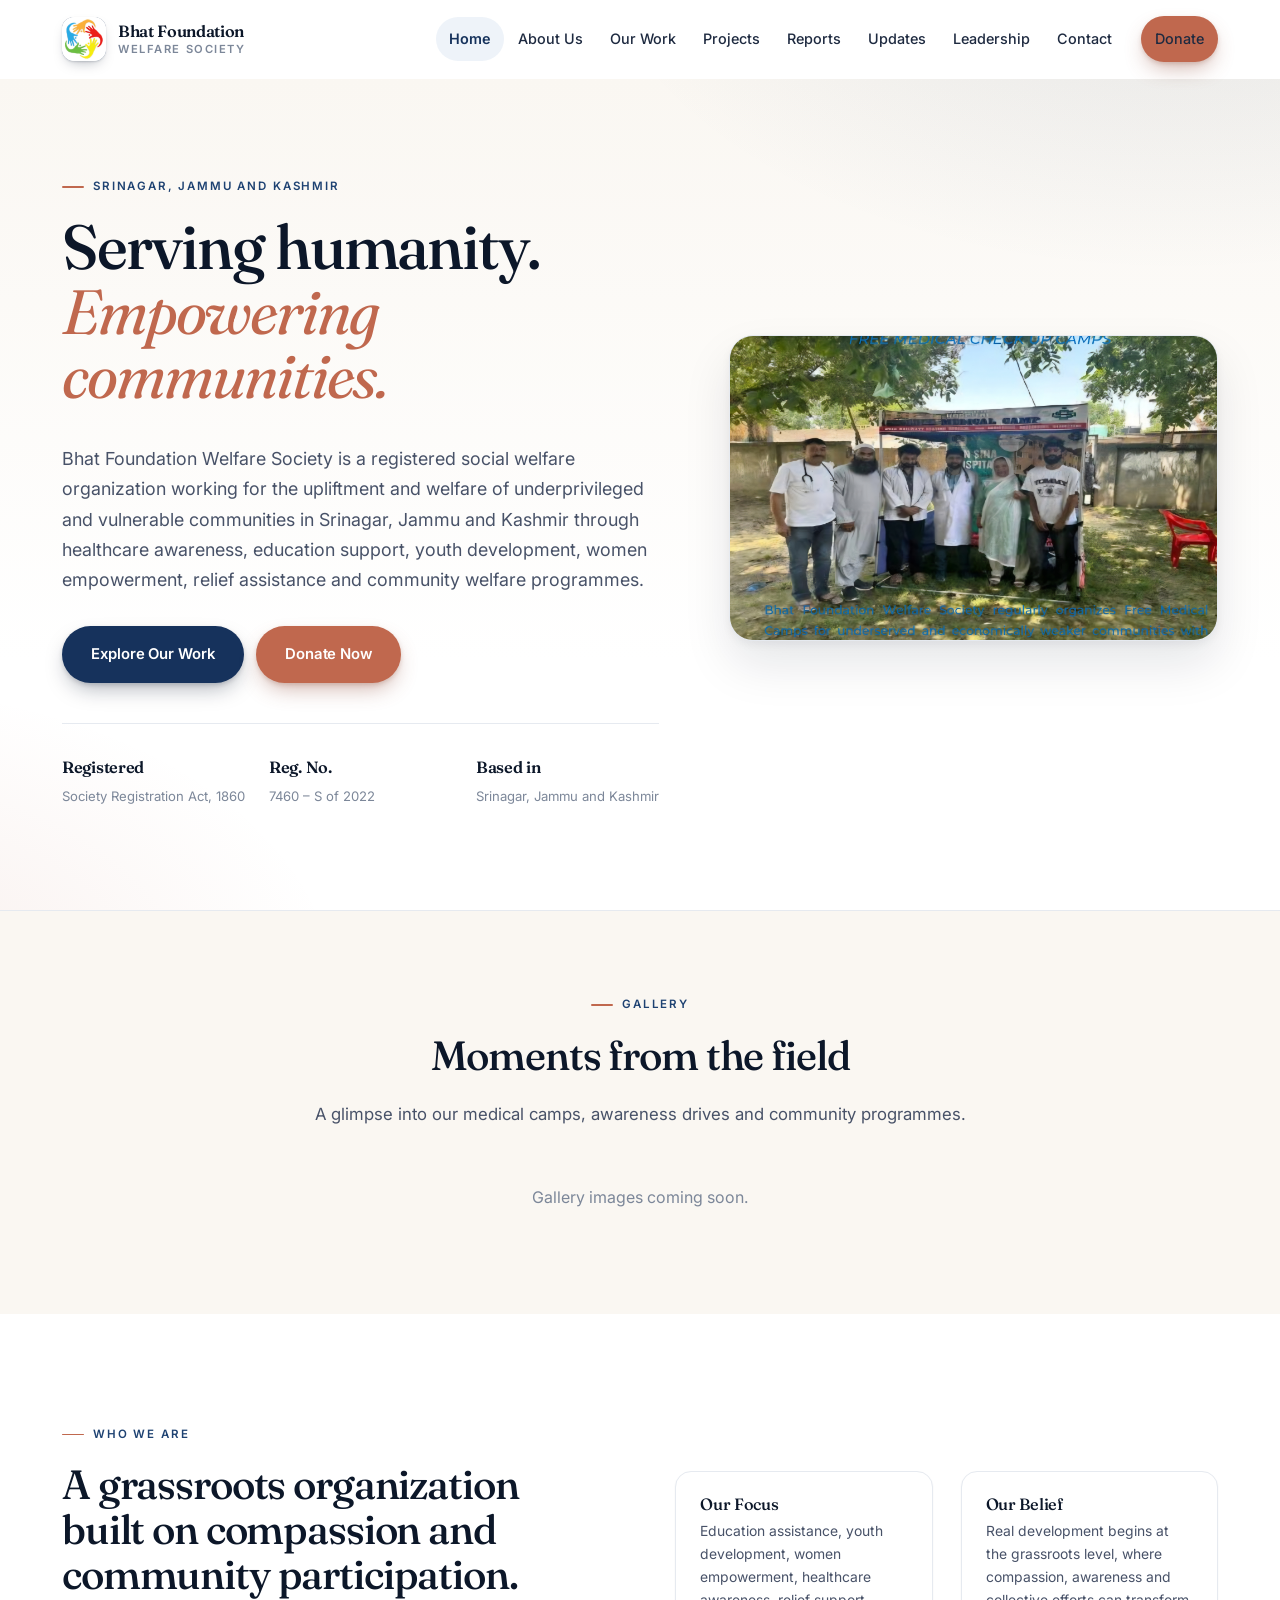
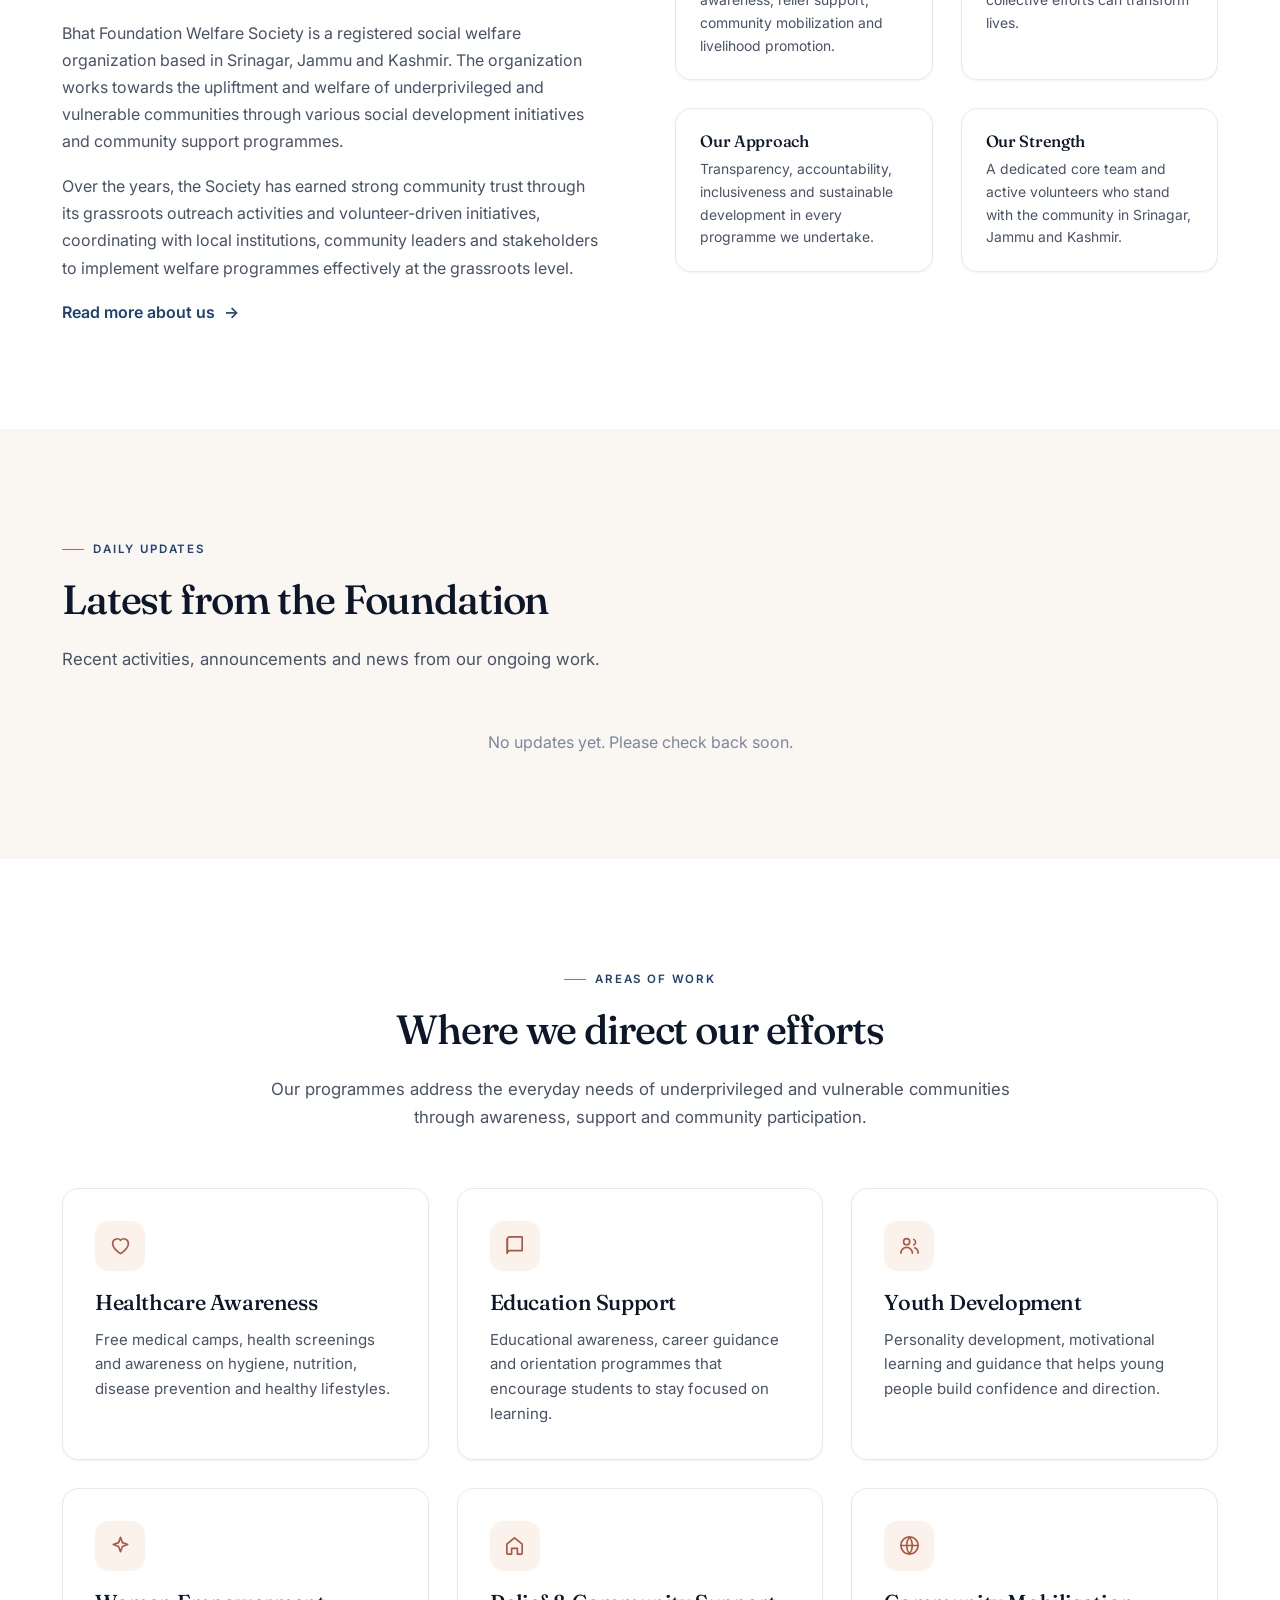
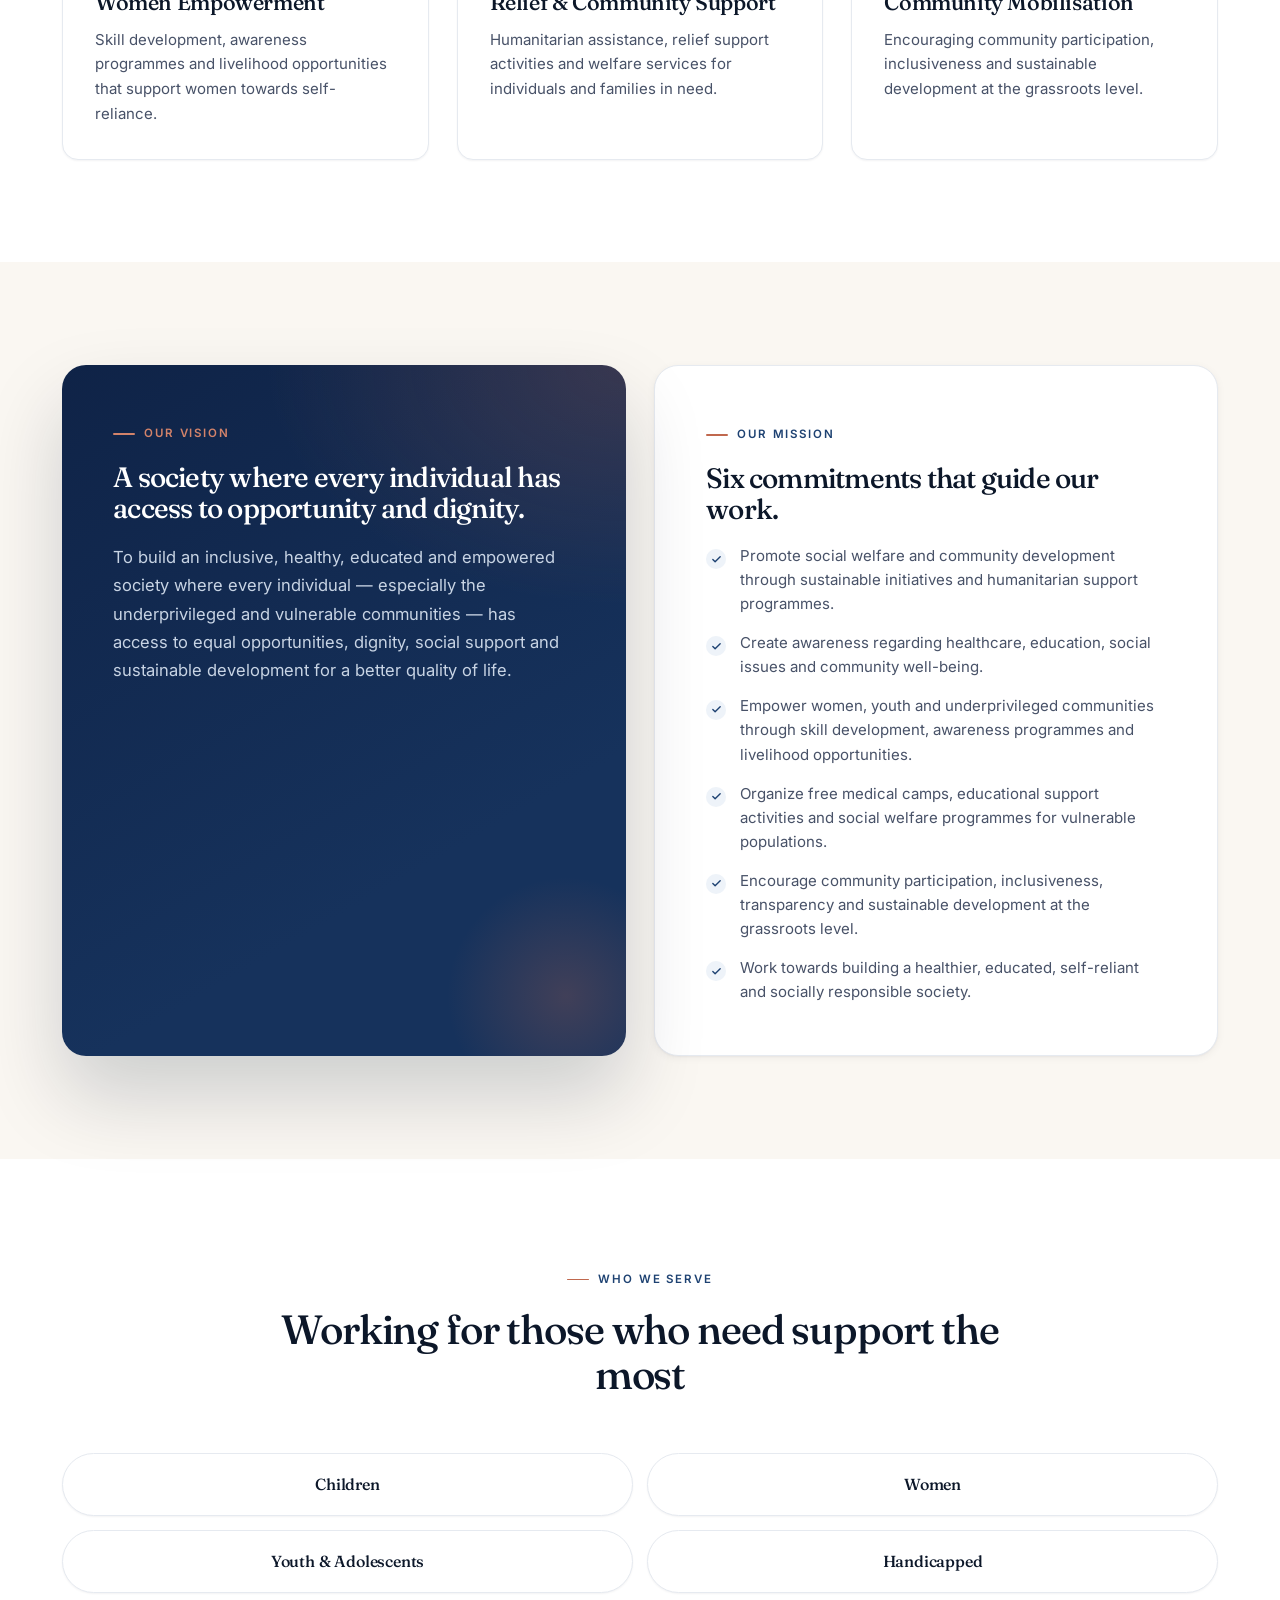
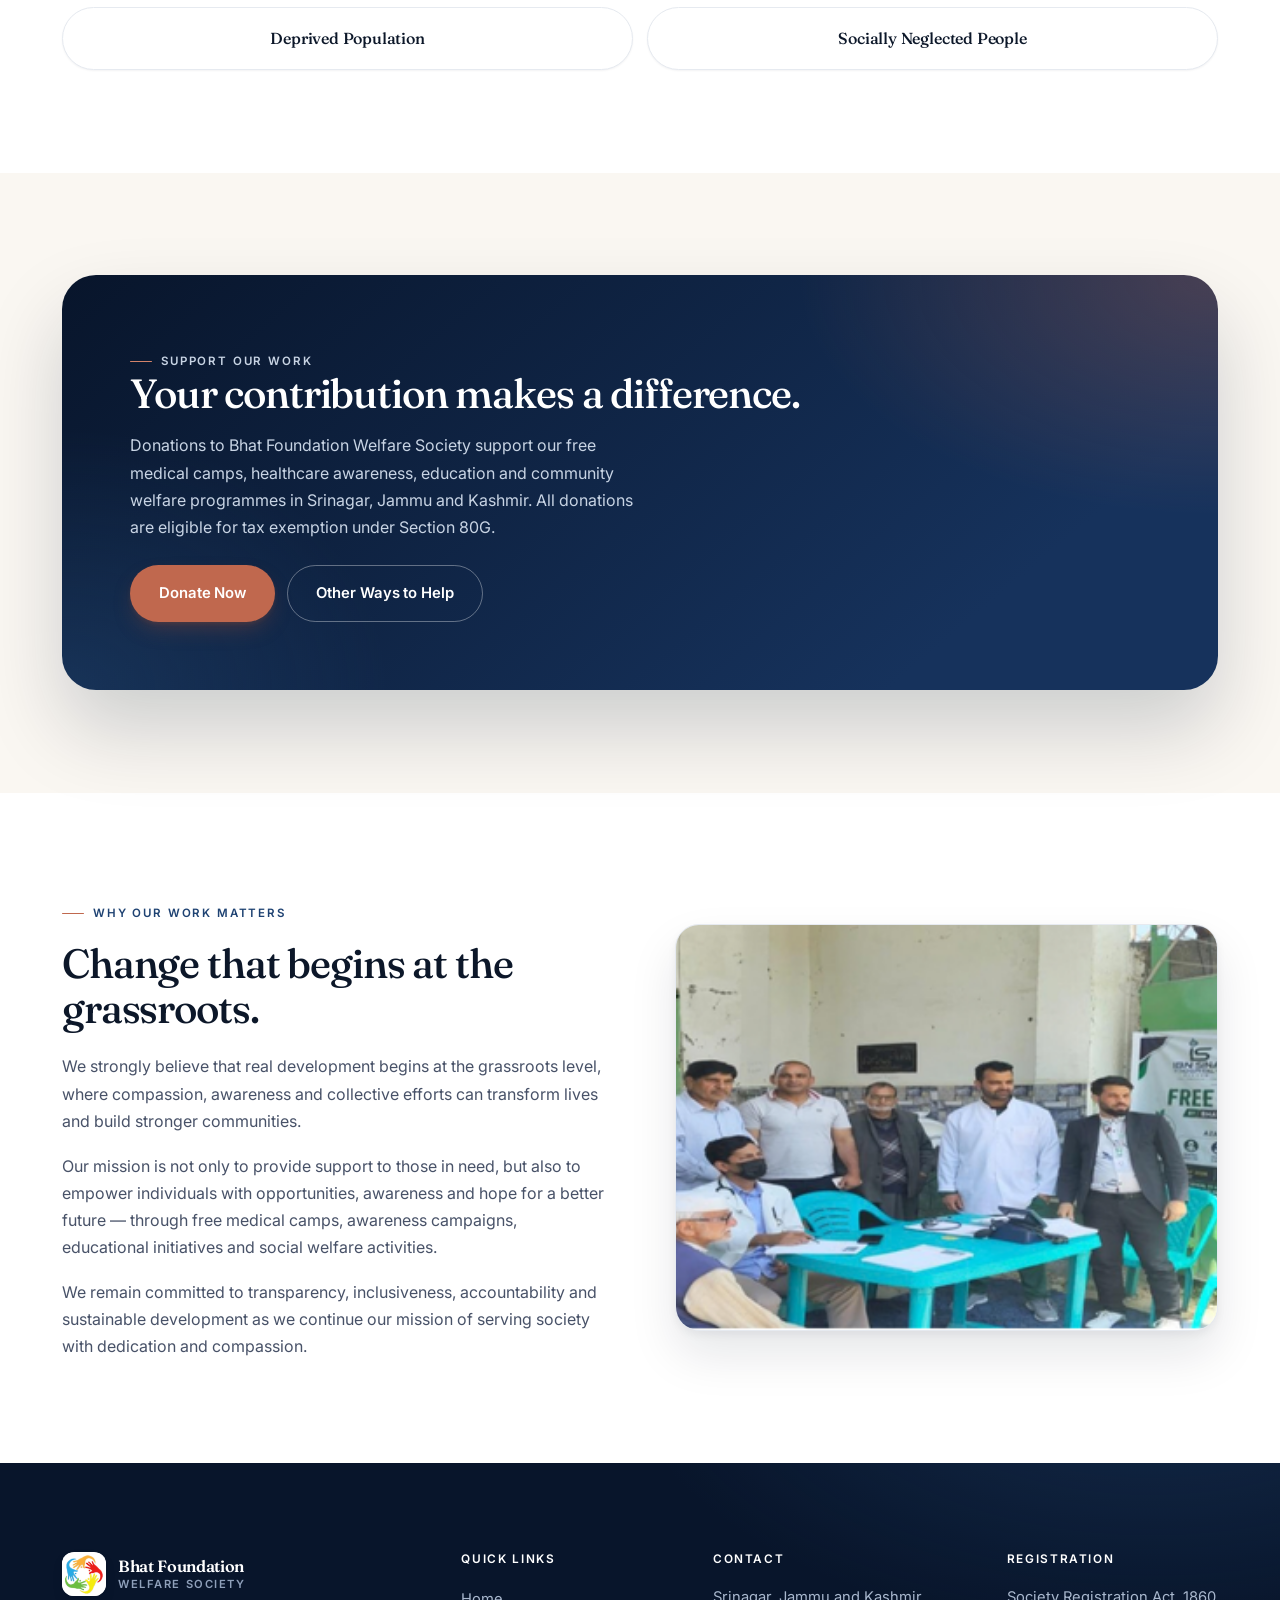
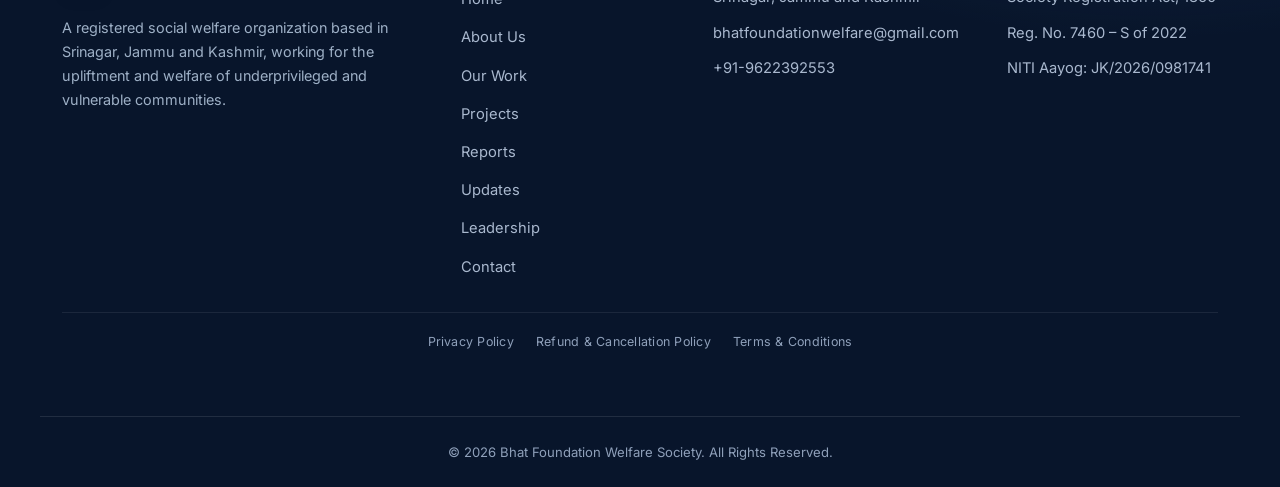
<file: index.html>
<!DOCTYPE html>
<html lang="en">
<head>
<meta charset="utf-8">
<meta name="viewport" content="width=device-width, initial-scale=1">
<title>Bhat Foundation Welfare Society | Serving Humanity in Srinagar, Jammu and Kashmir</title>
<meta name="description" content="Bhat Foundation Welfare Society is a registered social welfare organization in Ompora Budgam, Srinagar, Jammu and Kashmir, working for underprivileged and vulnerable communities.">
<meta name="theme-color" content="#0F2347">
<link rel="preconnect" href="https://fonts.googleapis.com">
<link rel="preconnect" href="https://fonts.gstatic.com" crossorigin>
<link href="https://fonts.googleapis.com/css2?family=Fraunces:opsz,wght@9..144,400;9..144,500;9..144,600;9..144,700&family=Inter:wght@400;500;600;700&display=swap" rel="stylesheet">
<link rel="stylesheet" href="css/styles.css">
<script>document.documentElement.classList.add('js');</script>
</head>
<body>

<a class="skip-link" href="#main">Skip to content</a>

<header class="site-header" id="siteHeader">
  <div class="container header-inner">
    <a class="brand" href="index.html" aria-label="Bhat Foundation Welfare Society — Home">
      <span class="brand-badge">
        <span class="brand-mark" aria-hidden="true">BF</span>
        <img src="images/logo.png" alt="Bhat Foundation Welfare Society logo" onerror="this.remove()">
      </span>
      <span class="brand-text">
        <strong>Bhat Foundation</strong>
        <span>Welfare Society</span>
      </span>
    </a>

    <button class="nav-toggle" id="navToggle" type="button" aria-expanded="false" aria-controls="primaryNav" aria-label="Open menu">
      <span class="nav-toggle-bars" aria-hidden="true"><i></i><i></i><i></i></span>
    </button>

    <nav class="primary-nav" id="primaryNav" aria-label="Primary">
      <ul>
        <li><a href="index.html" aria-current="page">Home</a></li>
        <li><a href="about.html">About Us</a></li>
        <li><a href="our-work.html">Our Work</a></li>
        <li><a href="projects.html">Projects</a></li>
        <li><a href="reports.html">Reports</a></li>
        <li><a href="updates.html">Updates</a></li>
        <li><a href="leadership.html">Leadership</a></li>
        <li><a href="contact.html">Contact</a></li>
      </ul>
      <a class="btn btn-primary nav-cta nav-donate" href="donate.html">Donate</a>
    </nav>
  </div>
</header>

<main id="main">

  <section class="hero">
    <div class="container hero-grid">
      <div class="hero-copy">
        <p class="eyebrow">Srinagar, Jammu and Kashmir</p>
        <h1>Serving humanity.<br><span class="hl">Empowering communities.</span></h1>
        <p class="lead">Bhat Foundation Welfare Society is a registered social welfare organization working for the upliftment and welfare of underprivileged and vulnerable communities in Srinagar, Jammu and Kashmir through healthcare awareness, education support, youth development, women empowerment, relief assistance and community welfare programmes.</p>
        <div class="btn-row">
          <a class="btn btn-primary" href="our-work.html">Explore Our Work</a>
          <a class="btn btn-accent" href="donate.html">Donate Now</a>
        </div>
        <ul class="trust-strip">
          <li><strong>Registered</strong><span>Society Registration Act, 1860</span></li>
          <li><strong>Reg. No.</strong><span>7460 &ndash; S of 2022</span></li>
          <li><strong>Based in</strong><span>Srinagar, Jammu and Kashmir</span></li>
        </ul>
      </div>
      <div class="hero-visual">
        <figure class="media media--wide">
          <div class="media-fallback">
            <svg viewBox="0 0 24 24" aria-hidden="true"><path d="M3 5.5h18v13H3z"/><path d="m3 15 4.5-4.5 4 4L15 11l6 6"/><circle cx="9" cy="9" r="1.6"/></svg>
            <span>Official photograph to be added</span>
          </div>
          <img class="media-img" src="images/hero-home.jpg" alt="Bhat Foundation Welfare Society community outreach" onerror="this.remove()">
        </figure>
      </div>
    </div>
  </section>

  <section class="section section--soft" style="padding-top:clamp(48px,6vw,76px);" id="gallerySection">
    <div class="container">
      <div class="section-head section-head--center">
        <p class="eyebrow">Gallery</p>
        <h2>Moments from the field</h2>
        <p class="section-sub">A glimpse into our medical camps, awareness drives and community programmes.</p>
      </div>
      <div class="carousel" id="galleryCarousel" aria-roledescription="carousel" aria-label="Gallery of Foundation activities">
        <div class="carousel-track" id="carouselTrack"></div>
        <button class="carousel-btn carousel-btn--prev" type="button" aria-label="Previous slide">
          <svg viewBox="0 0 24 24" aria-hidden="true"><path d="M15 6l-6 6 6 6"/></svg>
        </button>
        <button class="carousel-btn carousel-btn--next" type="button" aria-label="Next slide">
          <svg viewBox="0 0 24 24" aria-hidden="true"><path d="M9 6l6 6-6 6"/></svg>
        </button>
        <div class="carousel-dots" id="carouselDots" role="tablist" aria-label="Slide navigation"></div>
      </div>
      <p id="galleryEmpty" style="display:none;text-align:center;color:var(--muted);margin-top:24px;">Gallery images coming soon.</p>
    </div>
  </section>

  <section class="section">
    <div class="container split">
      <div>
        <p class="eyebrow">Who We Are</p>
        <h2>A grassroots organization built on compassion and community participation.</h2>
        <p>Bhat Foundation Welfare Society is a registered social welfare organization based in Srinagar, Jammu and Kashmir. The organization works towards the upliftment and welfare of underprivileged and vulnerable communities through various social development initiatives and community support programmes.</p>
        <p>Over the years, the Society has earned strong community trust through its grassroots outreach activities and volunteer-driven initiatives, coordinating with local institutions, community leaders and stakeholders to implement welfare programmes effectively at the grassroots level.</p>
        <a class="link-arrow" href="about.html">Read more about us <span aria-hidden="true">&rarr;</span></a>
      </div>
      <div class="grid grid-2">
        <div class="card card--compact"><h3>Our Focus</h3><p>Education assistance, youth development, women empowerment, healthcare awareness, relief support, community mobilization and livelihood promotion.</p></div>
        <div class="card card--compact"><h3>Our Belief</h3><p>Real development begins at the grassroots level, where compassion, awareness and collective efforts can transform lives.</p></div>
        <div class="card card--compact"><h3>Our Approach</h3><p>Transparency, accountability, inclusiveness and sustainable development in every programme we undertake.</p></div>
        <div class="card card--compact"><h3>Our Strength</h3><p>A dedicated core team and active volunteers who stand with the community in Srinagar, Jammu and Kashmir.</p></div>
      </div>
    </div>
  </section>

  <section class="section section--soft">
    <div class="container">
      <div class="section-head">
        <p class="eyebrow">Daily Updates</p>
        <h2>Latest from the Foundation</h2>
        <p class="section-sub">Recent activities, announcements and news from our ongoing work.</p>
      </div>
      <div class="updates-list" id="updatesList">
        <noscript><p>Please enable JavaScript to view recent updates.</p></noscript>
      </div>
    </div>
  </section>

  <section class="section">
    <div class="container">
      <div class="section-head section-head--center">
        <p class="eyebrow">Areas of Work</p>
        <h2>Where we direct our efforts</h2>
        <p class="section-sub">Our programmes address the everyday needs of underprivileged and vulnerable communities through awareness, support and community participation.</p>
      </div>
      <div class="grid grid-3">
        <article class="card reveal">
          <span class="card-icon" aria-hidden="true"><svg viewBox="0 0 24 24"><path d="M12 20.5S3.8 15.6 3.8 9.9A4.7 4.7 0 0 1 12 6.6a4.7 4.7 0 0 1 8.2 3.3c0 5.7-8.2 10.6-8.2 10.6Z"/></svg></span>
          <h3>Healthcare Awareness</h3>
          <p>Free medical camps, health screenings and awareness on hygiene, nutrition, disease prevention and healthy lifestyles.</p>
        </article>
        <article class="card reveal">
          <span class="card-icon" aria-hidden="true"><svg viewBox="0 0 24 24"><path d="M4.5 5.6A2.6 2.6 0 0 1 7.1 3H20v14.4H7.1a2.6 2.6 0 0 0-2.6 2.6Z"/><path d="M4.5 5.6V20"/></svg></span>
          <h3>Education Support</h3>
          <p>Educational awareness, career guidance and orientation programmes that encourage students to stay focused on learning.</p>
        </article>
        <article class="card reveal">
          <span class="card-icon" aria-hidden="true"><svg viewBox="0 0 24 24"><circle cx="9" cy="8" r="3.2"/><path d="M3 20a6 6 0 0 1 12 0"/><path d="M16.5 5.6a3.2 3.2 0 0 1 0 5.8"/><path d="M17.4 14.4A6 6 0 0 1 21 20"/></svg></span>
          <h3>Youth Development</h3>
          <p>Personality development, motivational learning and guidance that helps young people build confidence and direction.</p>
        </article>
        <article class="card reveal">
          <span class="card-icon" aria-hidden="true"><svg viewBox="0 0 24 24"><path d="M12 3.5 14 9l5.5 2-5.5 2-2 5.5-2-5.5L4.5 11 10 9Z"/></svg></span>
          <h3>Women Empowerment</h3>
          <p>Skill development, awareness programmes and livelihood opportunities that support women towards self-reliance.</p>
        </article>
        <article class="card reveal">
          <span class="card-icon" aria-hidden="true"><svg viewBox="0 0 24 24"><path d="M4 10.5 12 4l8 6.5V20a1 1 0 0 1-1 1h-4v-6H9v6H5a1 1 0 0 1-1-1Z"/></svg></span>
          <h3>Relief &amp; Community Support</h3>
          <p>Humanitarian assistance, relief support activities and welfare services for individuals and families in need.</p>
        </article>
        <article class="card reveal">
          <span class="card-icon" aria-hidden="true"><svg viewBox="0 0 24 24"><circle cx="12" cy="12" r="9"/><path d="M3 12h18"/><path d="M12 3a15 15 0 0 1 0 18 15 15 0 0 1 0-18Z"/></svg></span>
          <h3>Community Mobilisation</h3>
          <p>Encouraging community participation, inclusiveness and sustainable development at the grassroots level.</p>
        </article>
      </div>
    </div>
  </section>

  <section class="section section--soft">
    <div class="container">
      <div class="grid grid-2">
        <article class="panel panel--vision reveal">
          <p class="eyebrow eyebrow--light">Our Vision</p>
          <h2 class="panel-title">A society where every individual has access to opportunity and dignity.</h2>
          <p class="panel-text">To build an inclusive, healthy, educated and empowered society where every individual &mdash; especially the underprivileged and vulnerable communities &mdash; has access to equal opportunities, dignity, social support and sustainable development for a better quality of life.</p>
        </article>
        <article class="panel panel--mission reveal">
          <p class="eyebrow">Our Mission</p>
          <h2 class="panel-title">Six commitments that guide our work.</h2>
          <ul class="check-list">
            <li>Promote social welfare and community development through sustainable initiatives and humanitarian support programmes.</li>
            <li>Create awareness regarding healthcare, education, social issues and community well-being.</li>
            <li>Empower women, youth and underprivileged communities through skill development, awareness programmes and livelihood opportunities.</li>
            <li>Organize free medical camps, educational support activities and social welfare programmes for vulnerable populations.</li>
            <li>Encourage community participation, inclusiveness, transparency and sustainable development at the grassroots level.</li>
            <li>Work towards building a healthier, educated, self-reliant and socially responsible society.</li>
          </ul>
        </article>
      </div>
    </div>
  </section>

  <section class="section">
    <div class="container">
      <div class="section-head section-head--center">
        <p class="eyebrow">Who We Serve</p>
        <h2>Working for those who need support the most</h2>
      </div>
      <ul class="pill-grid">
        <li class="pill">Children</li>
        <li class="pill">Women</li>
        <li class="pill">Youth &amp; Adolescents</li>
        <li class="pill">Handicapped</li>
        <li class="pill">Deprived Population</li>
        <li class="pill">Socially Neglected People</li>
      </ul>
    </div>
  </section>

  <section class="section section--soft">
    <div class="container">
      <div class="donate-panel">
        <div>
          <p class="eyebrow eyebrow--light">Support Our Work</p>
          <h2>Your contribution makes a difference.</h2>
          <p>Donations to Bhat Foundation Welfare Society support our free medical camps, healthcare awareness, education and community welfare programmes in Srinagar, Jammu and Kashmir. All donations are eligible for tax exemption under Section 80G.</p>
          <div class="btn-row" style="margin-top:24px;">
            <a class="btn btn-accent" href="donate.html">Donate Now</a>
            <a class="btn btn-outline-light" href="contact.html">Other Ways to Help</a>
          </div>
        </div>
      </div>
    </div>
  </section>

  <section class="section">
    <div class="container split split--reverse">
      <div class="split-media">
        <figure class="media">
          <div class="media-fallback">
            <svg viewBox="0 0 24 24" aria-hidden="true"><path d="M3 5.5h18v13H3z"/><path d="m3 15 4.5-4.5 4 4L15 11l6 6"/><circle cx="9" cy="9" r="1.6"/></svg>
            <span>Official photograph to be added</span>
          </div>
          <img class="media-img" src="images/why-it-matters.jpg" alt="Community welfare activity" onerror="this.remove()">
        </figure>
      </div>
      <div>
        <p class="eyebrow">Why Our Work Matters</p>
        <h2>Change that begins at the grassroots.</h2>
        <p>We strongly believe that real development begins at the grassroots level, where compassion, awareness and collective efforts can transform lives and build stronger communities.</p>
        <p>Our mission is not only to provide support to those in need, but also to empower individuals with opportunities, awareness and hope for a better future &mdash; through free medical camps, awareness campaigns, educational initiatives and social welfare activities.</p>
        <p>We remain committed to transparency, inclusiveness, accountability and sustainable development as we continue our mission of serving society with dedication and compassion.</p>
      </div>
    </div>
  </section>

</main>

<footer class="site-footer">
  <div class="container footer-grid">
    <div class="footer-brand">
      <a class="brand brand--footer" href="index.html">
        <span class="brand-badge">
          <span class="brand-mark" aria-hidden="true">BF</span>
          <img src="images/logo.png" alt="" onerror="this.remove()">
        </span>
        <span class="brand-text"><strong>Bhat Foundation</strong><span>Welfare Society</span></span>
      </a>
      <p class="footer-desc">A registered social welfare organization based in Srinagar, Jammu and Kashmir, working for the upliftment and welfare of underprivileged and vulnerable communities.</p>
    </div>
    <nav class="footer-col" aria-label="Quick links">
      <h3>Quick Links</h3>
      <ul>
        <li><a href="index.html">Home</a></li>
        <li><a href="about.html">About Us</a></li>
        <li><a href="our-work.html">Our Work</a></li>
        <li><a href="projects.html">Projects</a></li>
        <li><a href="reports.html">Reports</a></li>
        <li><a href="updates.html">Updates</a></li>
        <li><a href="leadership.html">Leadership</a></li>
        <li><a href="contact.html">Contact</a></li>
      </ul>
    </nav>
    <div class="footer-col">
      <h3>Contact</h3>
      <ul class="footer-contact">
        <li>Srinagar, Jammu and Kashmir</li>
        <li><a href="mailto:bhatfoundationwelfare@gmail.com">bhatfoundationwelfare@gmail.com</a></li>
        <li><a href="tel:+919622392553">+91-9622392553</a></li>
      </ul>
    </div>
    <div class="footer-col">
      <h3>Registration</h3>
      <ul class="footer-contact">
        <li>Society Registration Act, 1860</li>
        <li>Reg. No. 7460 &ndash; S of 2022</li>
        <li>NITI Aayog: JK/2026/0981741</li>
      </ul>
    </div>
  </div>
  <div class="container">
    <nav class="footer-legal" aria-label="Legal">
      <a href="privacy-policy.html">Privacy Policy</a>
      <a href="refund-policy.html">Refund &amp; Cancellation Policy</a>
      <a href="terms.html">Terms &amp; Conditions</a>
    </nav>
  </div>
  <div class="container footer-bottom">
    <p>&copy; <span id="year">2026</span> Bhat Foundation Welfare Society. All Rights Reserved.</p>
  </div>
</footer>

<script src="js/updates-data.js"></script>
<script src="js/main.js"></script>
<script>
  (function () {
    'use strict';
    var MONTHS = ['JAN','FEB','MAR','APR','MAY','JUN','JUL','AUG','SEP','OCT','NOV','DEC'];

    function escapeHTML(str) {
      return String(str == null ? '' : str)
        .replace(/&/g, '&amp;').replace(/</g, '&lt;').replace(/>/g, '&gt;')
        .replace(/"/g, '&quot;').replace(/'/g, '&#39;');
    }

    function initCarousel(slides) {
      var carousel = document.getElementById('galleryCarousel');
      var track = document.getElementById('carouselTrack');
      var dotsWrap = document.getElementById('carouselDots');
      var emptyMsg = document.getElementById('galleryEmpty');
      if (!carousel || !track) return;

      if (!slides || !slides.length) {
        carousel.style.display = 'none';
        if (emptyMsg) emptyMsg.style.display = 'block';
        return;
      }

      track.innerHTML = slides.map(function (s, i) {
        var src = 'images/' + s.image;
        var cap = s.caption ? '<div class="carousel-caption">' + escapeHTML(s.caption) + '</div>' : '';
        return '<div class="carousel-slide" role="group" aria-roledescription="slide" aria-label="' + (i + 1) + ' of ' + slides.length + '">' +
                 '<img src="' + src + '" alt="' + escapeHTML(s.caption || '') + '" loading="lazy">' + cap +
               '</div>';
      }).join('');

      var total = track.querySelectorAll('.carousel-slide').length;
      if (!total) return;

      dotsWrap.innerHTML = '';
      for (var i = 0; i < total; i++) {
        var b = document.createElement('button');
        b.className = 'carousel-dot' + (i === 0 ? ' is-active' : '');
        b.type = 'button';
        b.setAttribute('role', 'tab');
        b.setAttribute('aria-label', 'Go to slide ' + (i + 1));
        (function (idx) { b.addEventListener('click', function () { goTo(idx); restart(); }); })(i);
        dotsWrap.appendChild(b);
      }
      var dots = dotsWrap.querySelectorAll('.carousel-dot');
      var current = 0, autoTimer = null, AUTOPLAY = 5500;
      var prevBtn = carousel.querySelector('.carousel-btn--prev');
      var nextBtn = carousel.querySelector('.carousel-btn--next');

      function goTo(n) {
        current = (n + total) % total;
        track.style.transform = 'translateX(' + (-current * 100) + '%)';
        for (var i = 0; i < dots.length; i++) {
          dots[i].classList.toggle('is-active', i === current);
          dots[i].setAttribute('aria-selected', i === current ? 'true' : 'false');
        }
      }
      function next() { goTo(current + 1); }
      function prev() { goTo(current - 1); }
      function start() { stop(); autoTimer = setInterval(next, AUTOPLAY); }
      function stop() { if (autoTimer) { clearInterval(autoTimer); autoTimer = null; } }
      function restart() { stop(); start(); }

      nextBtn.addEventListener('click', function () { next(); restart(); });
      prevBtn.addEventListener('click', function () { prev(); restart(); });
      carousel.addEventListener('mouseenter', stop);
      carousel.addEventListener('mouseleave', start);

      var startX = 0, startY = 0, dragging = false;
      carousel.addEventListener('touchstart', function (e) {
        var t = e.touches[0];
        startX = t.clientX; startY = t.clientY; dragging = true; stop();
      }, { passive: true });
      carousel.addEventListener('touchend', function (e) {
        if (!dragging) return;
        dragging = false;
        var dx = e.changedTouches[0].clientX - startX;
        var dy = e.changedTouches[0].clientY - startY;
        if (Math.abs(dx) > 40 && Math.abs(dx) > Math.abs(dy)) {
          if (dx < 0) { next(); } else { prev(); }
        }
        start();
      });

      carousel.setAttribute('tabindex', '0');
      carousel.addEventListener('keydown', function (e) {
        if (e.key === 'ArrowRight') { next(); restart(); }
        if (e.key === 'ArrowLeft')  { prev(); restart(); }
      });
      document.addEventListener('visibilitychange', function () {
        if (document.hidden) { stop(); } else { start(); }
      });
      start();
    }

    function initUpdates(updates) {
      var list = document.getElementById('updatesList');
      if (!list) return;
      if (!updates || !updates.length) {
        list.innerHTML = '<p style="color:var(--muted);text-align:center;">No updates yet. Please check back soon.</p>';
        return;
      }
      list.innerHTML = updates.map(function (u) {
        var d = u.date ? new Date(u.date) : null;
        var day = (d && !isNaN(d)) ? String(d.getDate()).padStart(2, '0') : '';
        var month = (d && !isNaN(d)) ? MONTHS[d.getMonth()] : '';
        var tagHTML = u.tag ? '<span class="update-tag">' + escapeHTML(u.tag) + '</span>' : '';
        return '<article class="update-item">' +
          '<div class="update-date" aria-hidden="true"><span class="d">' + day + '</span><span class="m">' + month + '</span></div>' +
          '<div class="update-body">' + tagHTML + '<h3>' + escapeHTML(u.title) + '</h3><p>' + escapeHTML(u.excerpt) + '</p></div>' +
        '</article>';
      }).join('');
    }

    loadSiteContent().then(function (data) {
      initCarousel(data.gallery);
      initUpdates(data.updates);
    });
  })();
</script>
</body>
</html>
</file>
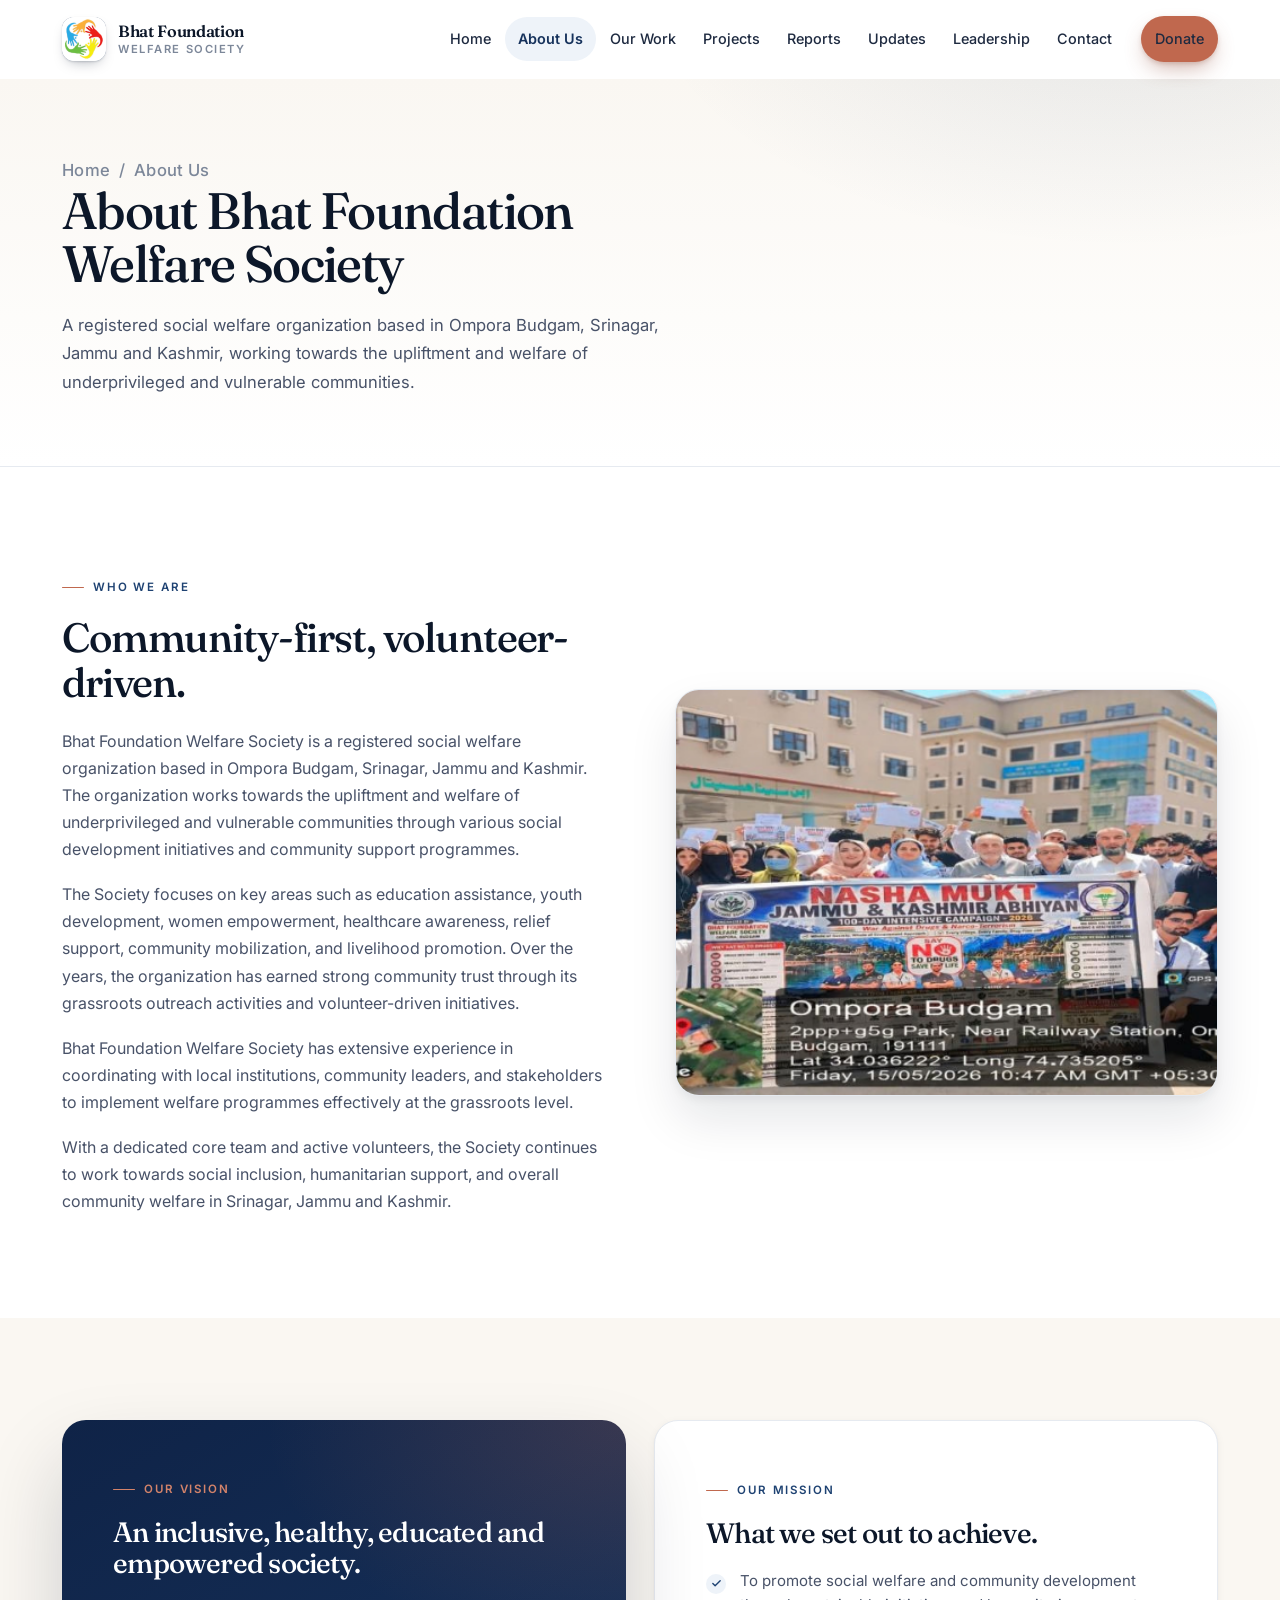
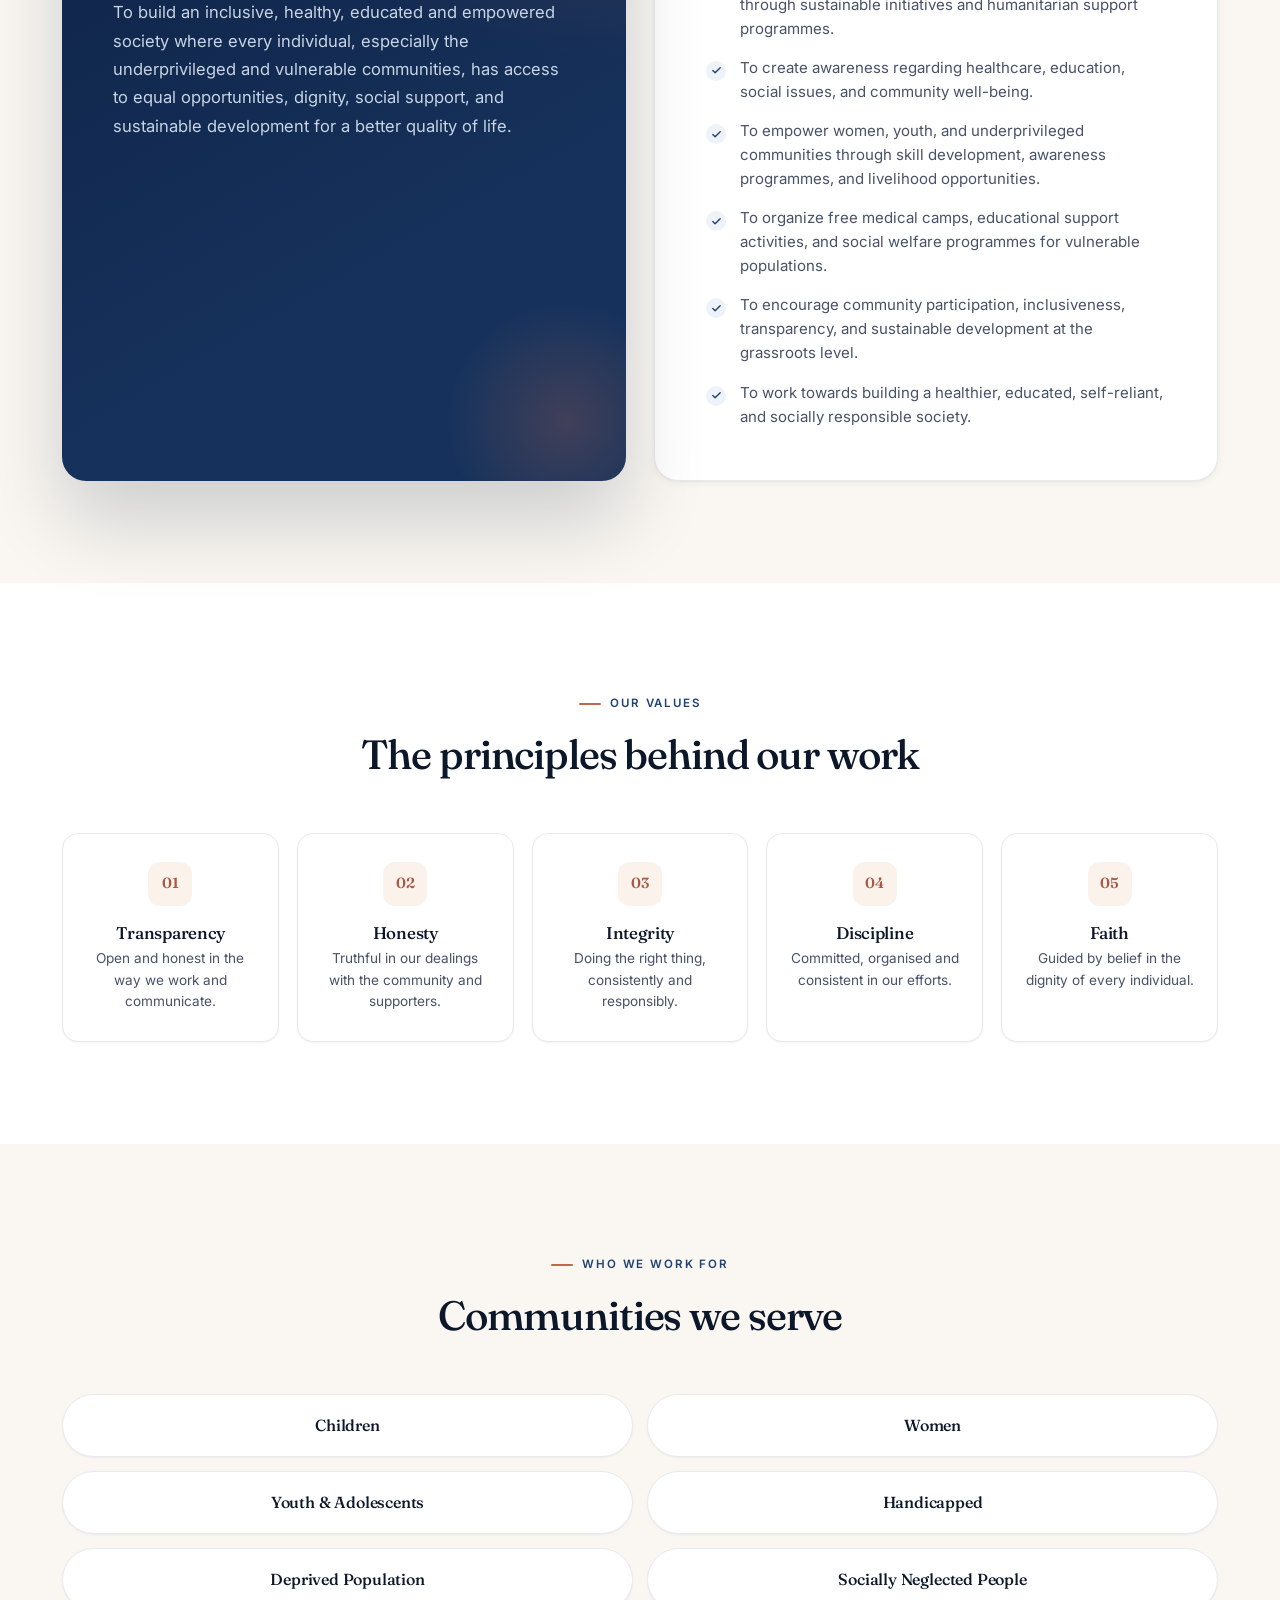
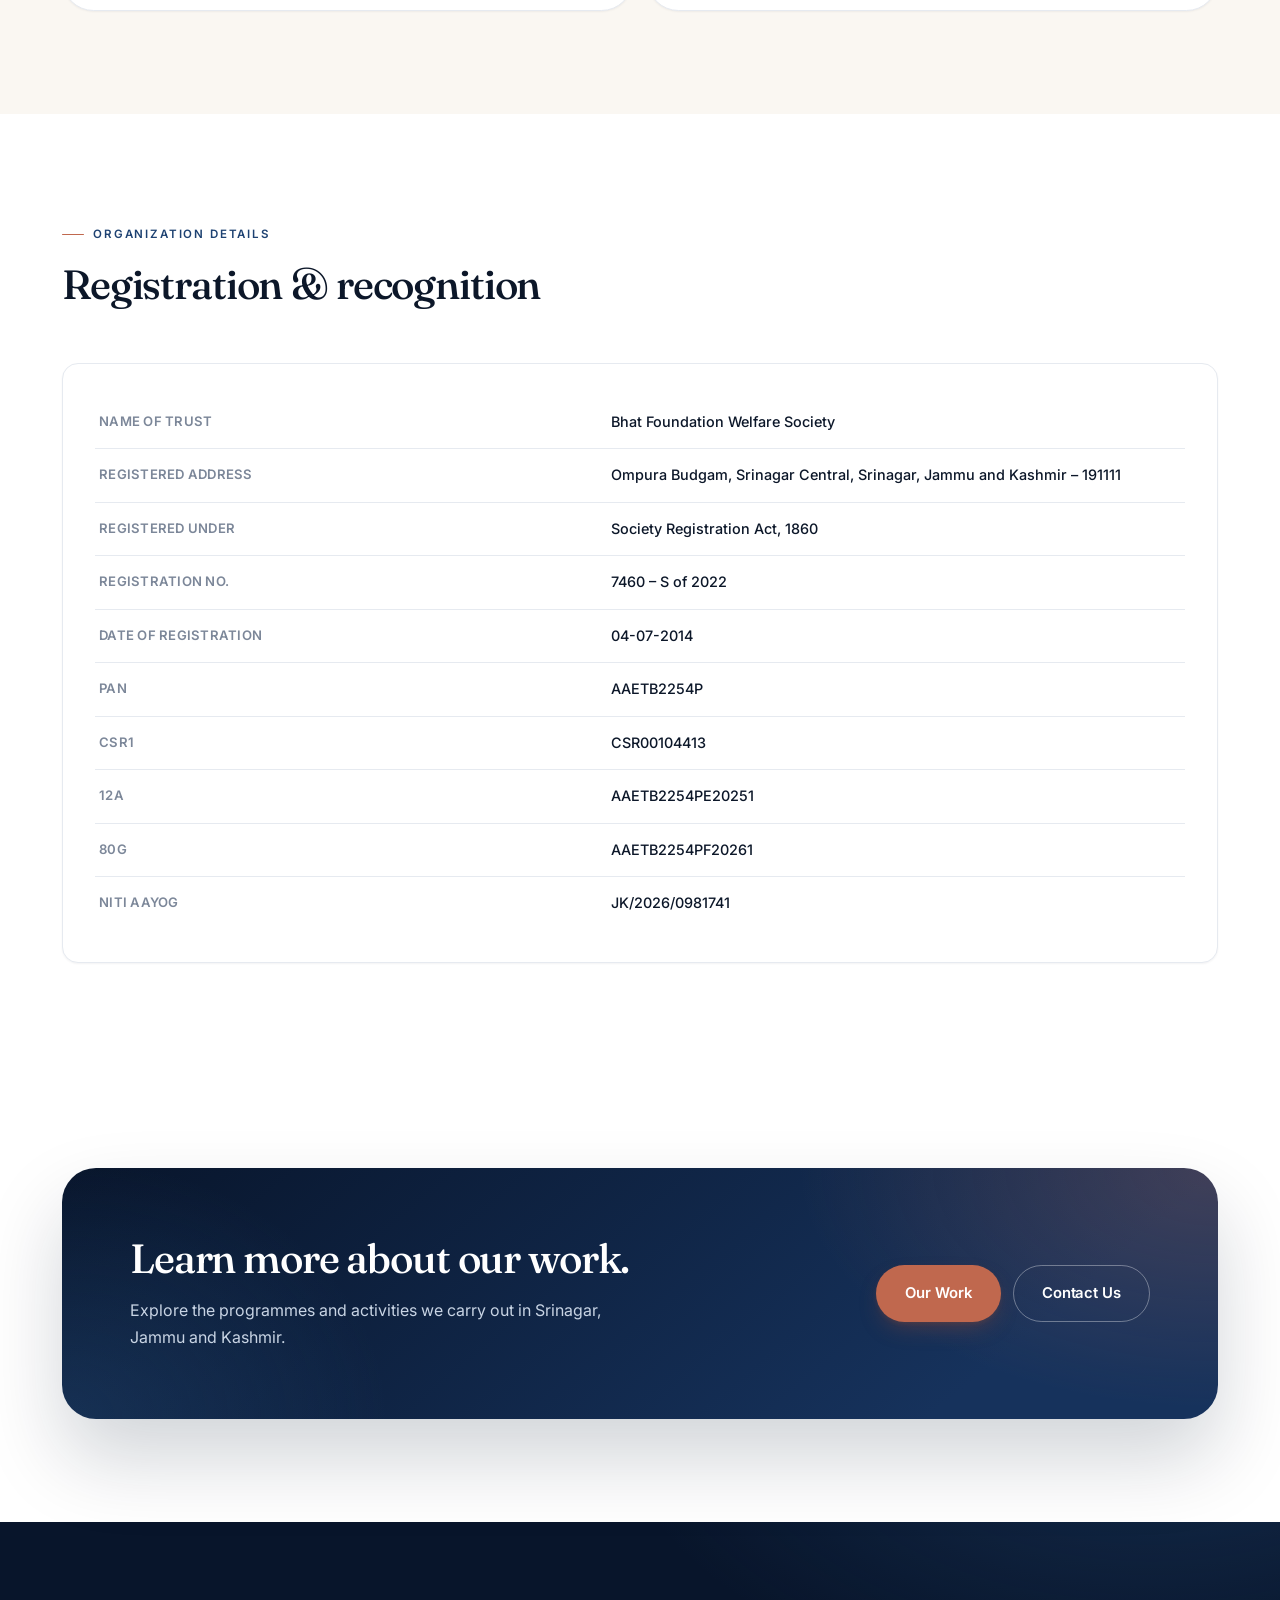
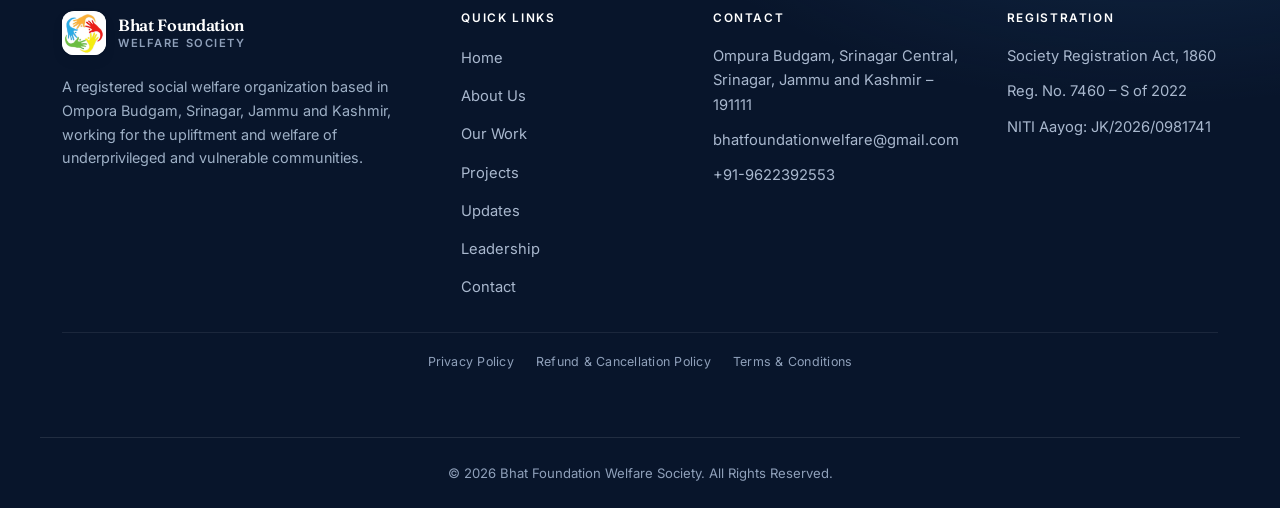
<file: about.html>
<!DOCTYPE html>
<html lang="en">
<head>
<meta charset="utf-8">
<meta name="viewport" content="width=device-width, initial-scale=1">
<title>About Us | Bhat Foundation Welfare Society</title>
<meta name="description" content="Learn about Bhat Foundation Welfare Society — a registered social welfare organization based in Ompora Budgam, Srinagar, Jammu and Kashmir, its vision, mission and values.">
<meta name="theme-color" content="#0F2347">
<link rel="preconnect" href="https://fonts.googleapis.com">
<link rel="preconnect" href="https://fonts.gstatic.com" crossorigin>
<link href="https://fonts.googleapis.com/css2?family=Fraunces:opsz,wght@9..144,400;9..144,500;9..144,600;9..144,700&family=Inter:wght@400;500;600;700&display=swap" rel="stylesheet">
<link rel="stylesheet" href="css/styles.css">
<script>document.documentElement.classList.add('js');</script>
</head>
<body>

<a class="skip-link" href="#main">Skip to content</a>

<header class="site-header" id="siteHeader">
  <div class="container header-inner">
    <a class="brand" href="index.html" aria-label="Bhat Foundation Welfare Society — Home">
      <span class="brand-badge">
        <span class="brand-mark" aria-hidden="true">BF</span>
        <img src="images/logo.png" alt="Bhat Foundation Welfare Society logo" onerror="this.remove()">
      </span>
      <span class="brand-text">
        <strong>Bhat Foundation</strong>
        <span>Welfare Society</span>
      </span>
    </a>

    <button class="nav-toggle" id="navToggle" type="button" aria-expanded="false" aria-controls="primaryNav" aria-label="Open menu">
      <span class="nav-toggle-bars" aria-hidden="true"><i></i><i></i><i></i></span>
    </button>

    <nav class="primary-nav" id="primaryNav" aria-label="Primary">
      <ul>
  <li><a href="index.html">Home</a></li>
  <li><a href="about.html" aria-current="page">About Us</a></li>
  <li><a href="our-work.html">Our Work</a></li>
  <li><a href="projects.html">Projects</a></li>
  <li><a href="reports.html">Reports</a></li>
  <li><a href="updates.html">Updates</a></li>
  <li><a href="leadership.html">Leadership</a></li>
  <li><a href="contact.html">Contact</a></li>
      </ul>
      <a class="btn btn-primary nav-cta nav-donate" href="donate.html">Donate</a>
    </nav>
  </div>
</header>

<main id="main">

  <section class="page-hero">
    <div class="container">
      <p class="breadcrumb"><a href="index.html">Home</a> &nbsp;/&nbsp; About Us</p>
      <h1>About Bhat Foundation Welfare Society</h1>
      <p>A registered social welfare organization based in Ompora Budgam, Srinagar, Jammu and Kashmir, working towards the upliftment and welfare of underprivileged and vulnerable communities.</p>
    </div>
  </section>

  <section class="section">
    <div class="container split">
      <div>
        <p class="eyebrow">Who We Are</p>
        <h2>Community-first, volunteer-driven.</h2>
        <p>Bhat Foundation Welfare Society is a registered social welfare organization based in Ompora Budgam, Srinagar, Jammu and Kashmir. The organization works towards the upliftment and welfare of underprivileged and vulnerable communities through various social development initiatives and community support programmes.</p>
        <p>The Society focuses on key areas such as education assistance, youth development, women empowerment, healthcare awareness, relief support, community mobilization, and livelihood promotion. Over the years, the organization has earned strong community trust through its grassroots outreach activities and volunteer-driven initiatives.</p>
        <p>Bhat Foundation Welfare Society has extensive experience in coordinating with local institutions, community leaders, and stakeholders to implement welfare programmes effectively at the grassroots level.</p>
        <p>With a dedicated core team and active volunteers, the Society continues to work towards social inclusion, humanitarian support, and overall community welfare in Srinagar, Jammu and Kashmir.</p>
      </div>
      <div class="split-media">
        <figure class="media">
          <div class="media-fallback">
            <svg viewBox="0 0 24 24" aria-hidden="true"><path d="M3 5.5h18v13H3z"/><path d="m3 15 4.5-4.5 4 4L15 11l6 6"/><circle cx="9" cy="9" r="1.6"/></svg>
            <span>Official photograph to be added</span>
          </div>
          <img class="media-img" src="images/about-community.jpg" alt="Bhat Foundation Welfare Society team with community members" onerror="this.remove()">
        </figure>
      </div>
    </div>
  </section>

  <section class="section section--soft">
    <div class="container">
      <div class="grid grid-2">
        <article class="panel panel--vision reveal">
          <p class="eyebrow eyebrow--light">Our Vision</p>
          <h2 class="panel-title">An inclusive, healthy, educated and empowered society.</h2>
          <p class="panel-text">To build an inclusive, healthy, educated and empowered society where every individual, especially the underprivileged and vulnerable communities, has access to equal opportunities, dignity, social support, and sustainable development for a better quality of life.</p>
        </article>
        <article class="panel panel--mission reveal">
          <p class="eyebrow">Our Mission</p>
          <h2 class="panel-title">What we set out to achieve.</h2>
          <ul class="check-list">
            <li>To promote social welfare and community development through sustainable initiatives and humanitarian support programmes.</li>
            <li>To create awareness regarding healthcare, education, social issues, and community well-being.</li>
            <li>To empower women, youth, and underprivileged communities through skill development, awareness programmes, and livelihood opportunities.</li>
            <li>To organize free medical camps, educational support activities, and social welfare programmes for vulnerable populations.</li>
            <li>To encourage community participation, inclusiveness, transparency, and sustainable development at the grassroots level.</li>
            <li>To work towards building a healthier, educated, self-reliant, and socially responsible society.</li>
          </ul>
        </article>
      </div>
    </div>
  </section>

  <section class="section">
    <div class="container">
      <div class="section-head section-head--center">
        <p class="eyebrow">Our Values</p>
        <h2>The principles behind our work</h2>
      </div>
      <div class="values-grid">
        <article class="value reveal"><span class="value-num">01</span><h3>Transparency</h3><p>Open and honest in the way we work and communicate.</p></article>
        <article class="value reveal"><span class="value-num">02</span><h3>Honesty</h3><p>Truthful in our dealings with the community and supporters.</p></article>
        <article class="value reveal"><span class="value-num">03</span><h3>Integrity</h3><p>Doing the right thing, consistently and responsibly.</p></article>
        <article class="value reveal"><span class="value-num">04</span><h3>Discipline</h3><p>Committed, organised and consistent in our efforts.</p></article>
        <article class="value reveal"><span class="value-num">05</span><h3>Faith</h3><p>Guided by belief in the dignity of every individual.</p></article>
      </div>
    </div>
  </section>

  <section class="section section--soft">
    <div class="container">
      <div class="section-head section-head--center">
        <p class="eyebrow">Who We Work For</p>
        <h2>Communities we serve</h2>
      </div>
      <ul class="pill-grid">
        <li class="pill">Children</li>
        <li class="pill">Women</li>
        <li class="pill">Youth &amp; Adolescents</li>
        <li class="pill">Handicapped</li>
        <li class="pill">Deprived Population</li>
        <li class="pill">Socially Neglected People</li>
      </ul>
    </div>
  </section>

  <section class="section">
    <div class="container">
      <div class="section-head">
        <p class="eyebrow">Organization Details</p>
        <h2>Registration &amp; recognition</h2>
      </div>
      <div class="card">
        <table class="reg-table">
          <tbody>
            <tr><th>Name of Trust</th><td>Bhat Foundation Welfare Society</td></tr>
            <tr><th>Registered Address</th><td>Ompura Budgam, Srinagar Central, Srinagar, Jammu and Kashmir &ndash; 191111</td></tr>
            <tr><th>Registered Under</th><td>Society Registration Act, 1860</td></tr>
            <tr><th>Registration No.</th><td>7460 &ndash; S of 2022</td></tr>
            <tr><th>Date of Registration</th><td>04-07-2014</td></tr>
            <tr><th>PAN</th><td>AAETB2254P</td></tr>
            <tr><th>CSR1</th><td>CSR00104413</td></tr>
            <tr><th>12A</th><td>AAETB2254PE20251</td></tr>
            <tr><th>80G</th><td>AAETB2254PF20261</td></tr>
            <tr><th>NITI Aayog</th><td>JK/2026/0981741</td></tr>
          </tbody>
        </table>
      </div>
    </div>
  </section>

  <section class="section">
    <div class="container">
      <div class="cta-band">
        <div class="cta-band-text">
          <h2>Learn more about our work.</h2>
          <p>Explore the programmes and activities we carry out in Srinagar, Jammu and Kashmir.</p>
        </div>
        <div class="cta-band-actions">
          <a class="btn btn-accent" href="our-work.html">Our Work</a>
          <a class="btn btn-outline-light" href="contact.html">Contact Us</a>
        </div>
      </div>
    </div>
  </section>

</main>

<footer class="site-footer">
  <div class="container footer-grid">
    <div class="footer-brand">
      <a class="brand brand--footer" href="index.html">
        <span class="brand-badge">
          <span class="brand-mark" aria-hidden="true">BF</span>
          <img src="images/logo.png" alt="" onerror="this.remove()">
        </span>
        <span class="brand-text"><strong>Bhat Foundation</strong><span>Welfare Society</span></span>
      </a>
      <p class="footer-desc">A registered social welfare organization based in Ompora Budgam, Srinagar, Jammu and Kashmir, working for the upliftment and welfare of underprivileged and vulnerable communities.</p>
    </div>
    <nav class="footer-col" aria-label="Quick links">
      <h3>Quick Links</h3>
      <ul>
        <li><a href="index.html">Home</a></li>
        <li><a href="about.html">About Us</a></li>
        <li><a href="our-work.html">Our Work</a></li>
        <li><a href="projects.html">Projects</a></li>
        <li><a href="updates.html">Updates</a></li>
        <li><a href="leadership.html">Leadership</a></li>
        <li><a href="contact.html">Contact</a></li>
      </ul>
    </nav>
    <div class="footer-col">
      <h3>Contact</h3>
      <ul class="footer-contact">
        <li>Ompura Budgam, Srinagar Central,<br>Srinagar, Jammu and Kashmir &ndash; 191111</li>
        <li><a href="mailto:bhatfoundationwelfare@gmail.com">bhatfoundationwelfare@gmail.com</a></li>
        <li><a href="tel:+919622392553">+91-9622392553</a></li>
      </ul>
    </div>
    <div class="footer-col">
      <h3>Registration</h3>
      <ul class="footer-contact">
        <li>Society Registration Act, 1860</li>
        <li>Reg. No. 7460 &ndash; S of 2022</li>
        <li>NITI Aayog: JK/2026/0981741</li>
      </ul>
    </div>
  </div>
  <div class="container">
    <nav class="footer-legal" aria-label="Legal">
      <a href="privacy-policy.html">Privacy Policy</a>
      <a href="refund-policy.html">Refund &amp; Cancellation Policy</a>
      <a href="terms.html">Terms &amp; Conditions</a>
    </nav>
  </div>
  <div class="container footer-bottom">
    <p>&copy; <span id="year">2026</span> Bhat Foundation Welfare Society. All Rights Reserved.</p>
  </div>
</footer>

<script src="js/main.js"></script>
</body>
</html>
</file>
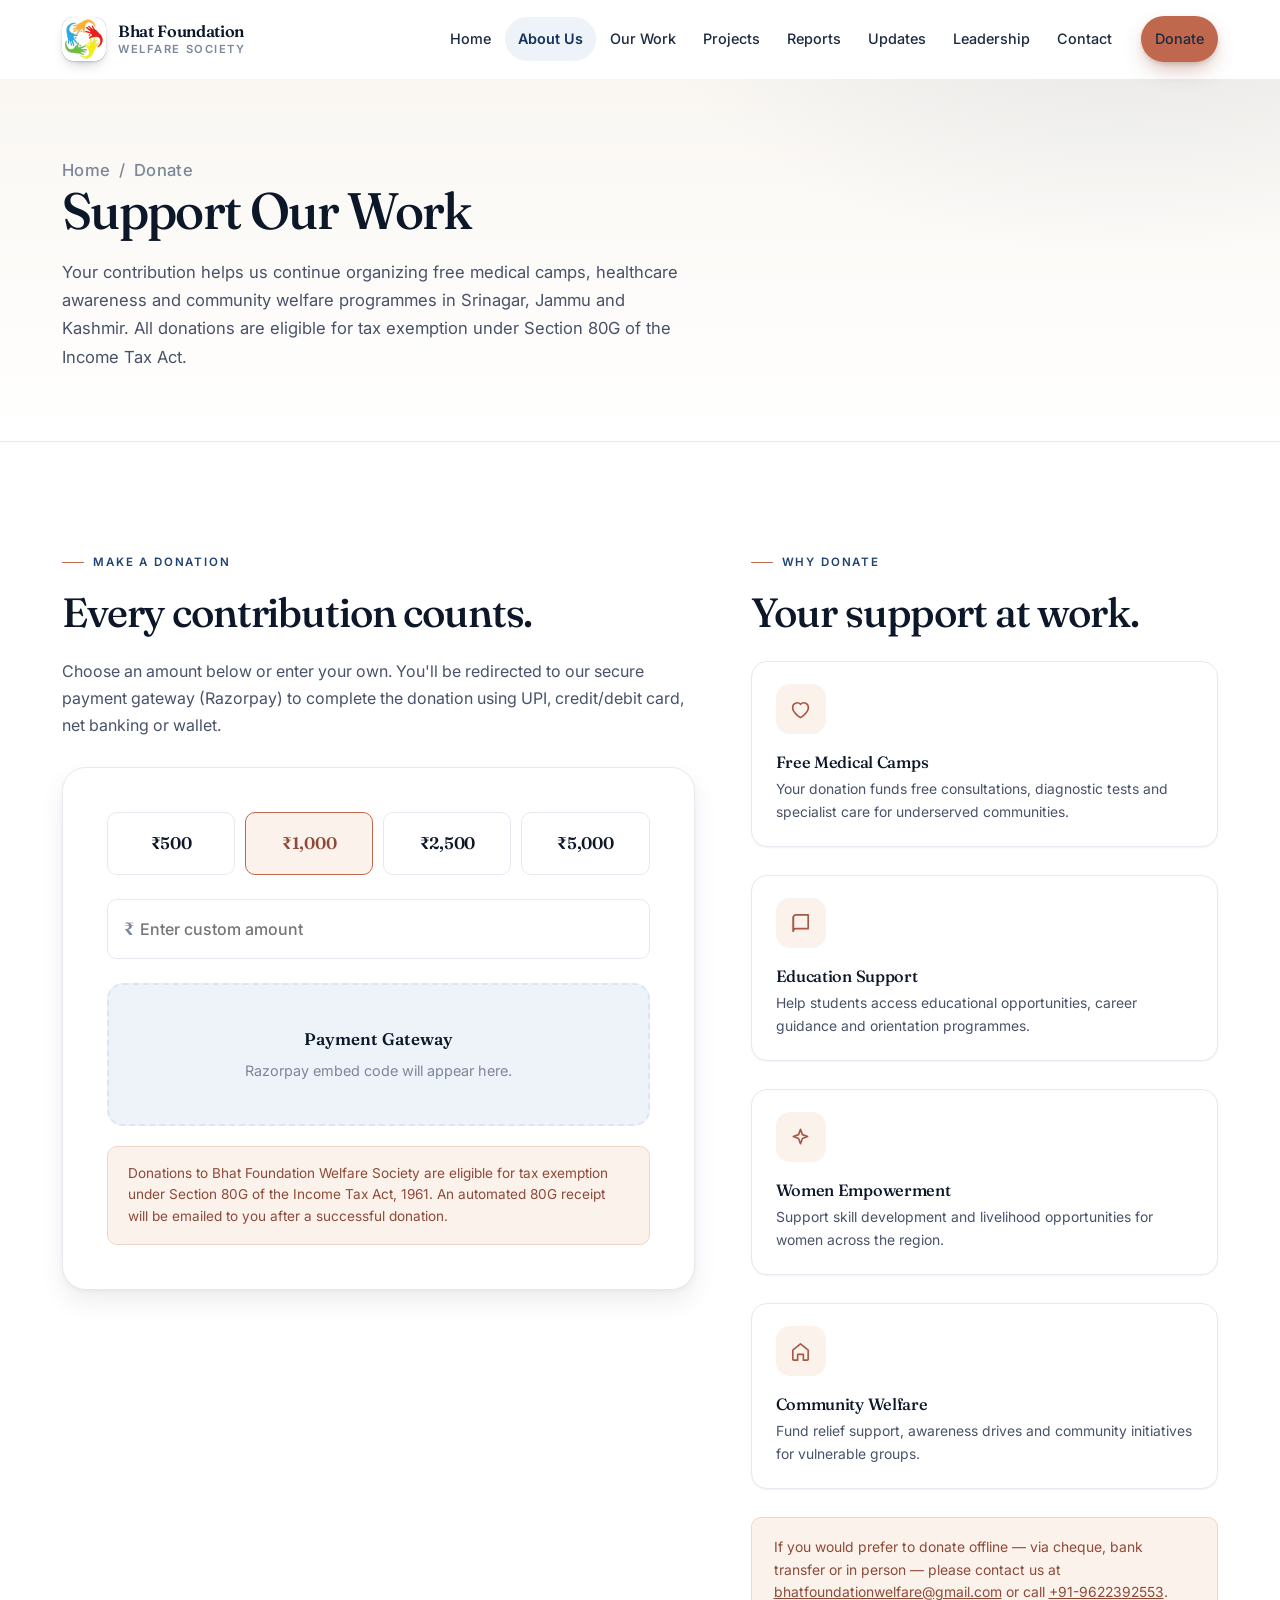
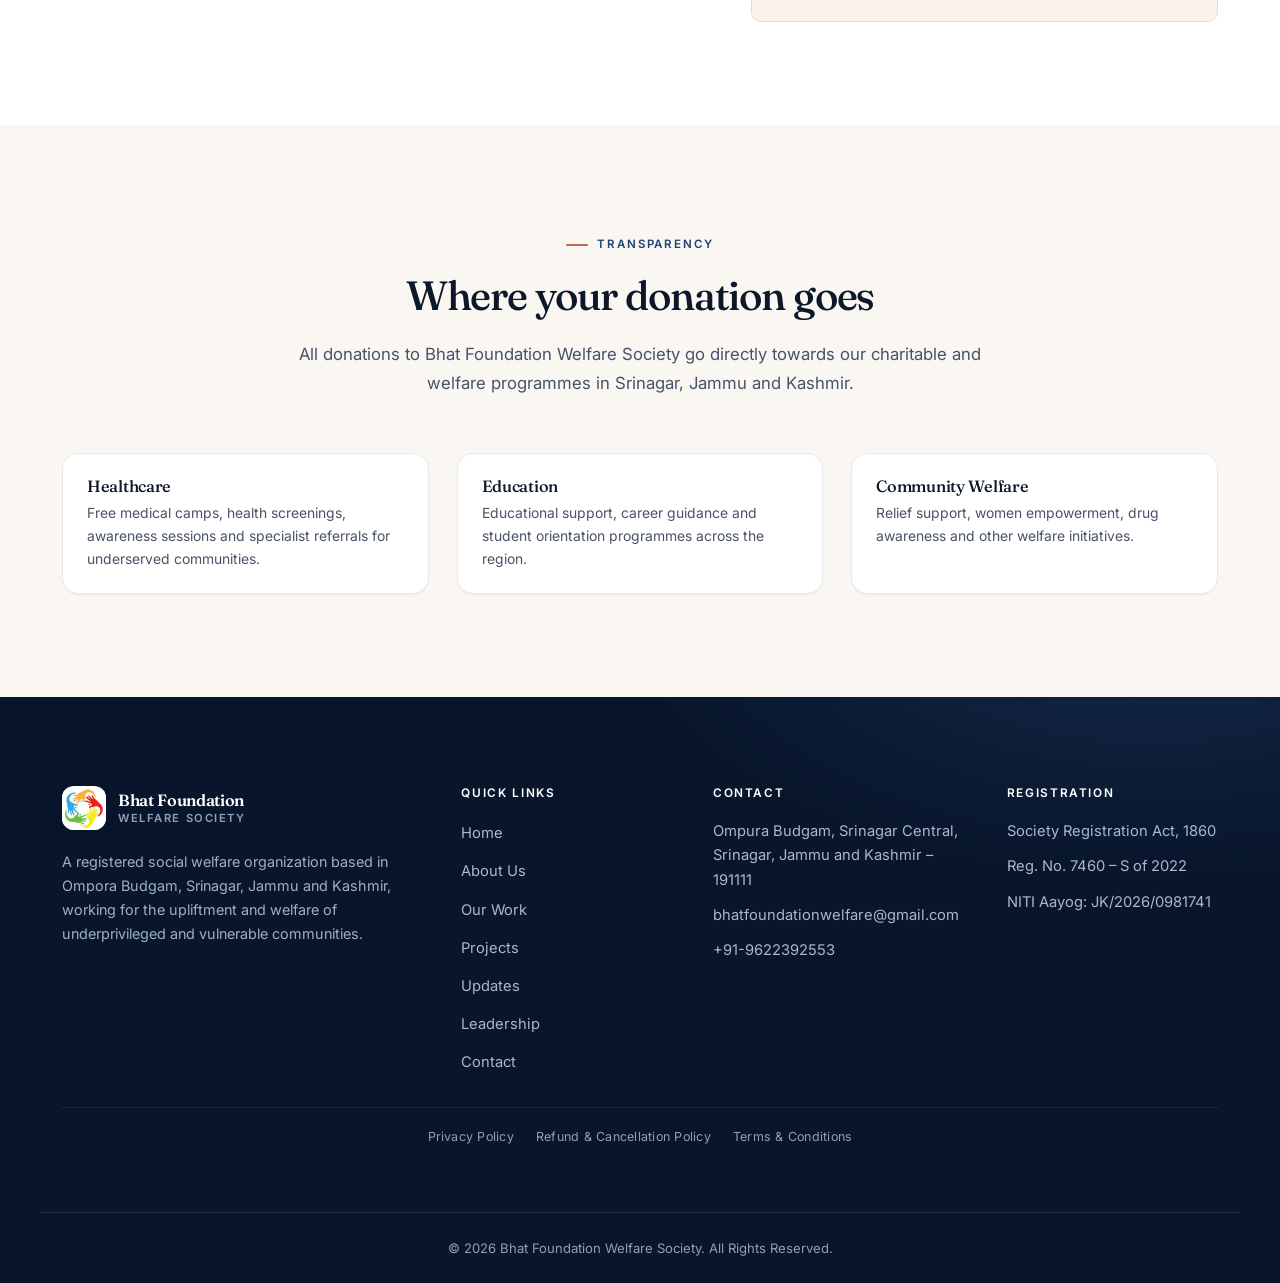
<file: donate.html>
<!DOCTYPE html>
<html lang="en">
<head>
<meta charset="utf-8">
<meta name="viewport" content="width=device-width, initial-scale=1">
<title>Donate | Bhat Foundation Welfare Society</title>
<meta name="description" content="Support Bhat Foundation Welfare Society. Donations eligible for tax exemption under Section 80G.">
<meta name="theme-color" content="#0F2347">
<link rel="preconnect" href="https://fonts.googleapis.com">
<link rel="preconnect" href="https://fonts.gstatic.com" crossorigin>
<link href="https://fonts.googleapis.com/css2?family=Fraunces:opsz,wght@9..144,400;9..144,500;9..144,600;9..144,700&family=Inter:wght@400;500;600;700&display=swap" rel="stylesheet">
<link rel="stylesheet" href="css/styles.css">
<script>document.documentElement.classList.add('js');</script>
</head>
<body>

<a class="skip-link" href="#main">Skip to content</a>

<header class="site-header" id="siteHeader">
  <div class="container header-inner">
    <a class="brand" href="index.html" aria-label="Bhat Foundation Welfare Society — Home">
      <span class="brand-badge">
        <span class="brand-mark" aria-hidden="true">BF</span>
        <img src="images/logo.png" alt="Bhat Foundation Welfare Society logo" onerror="this.remove()">
      </span>
      <span class="brand-text">
        <strong>Bhat Foundation</strong>
        <span>Welfare Society</span>
      </span>
    </a>

    <button class="nav-toggle" id="navToggle" type="button" aria-expanded="false" aria-controls="primaryNav" aria-label="Open menu">
      <span class="nav-toggle-bars" aria-hidden="true"><i></i><i></i><i></i></span>
    </button>

    <nav class="primary-nav" id="primaryNav" aria-label="Primary">
      <ul>
  <li><a href="index.html">Home</a></li>
  <li><a href="about.html" aria-current="page">About Us</a></li>
  <li><a href="our-work.html">Our Work</a></li>
  <li><a href="projects.html">Projects</a></li>
  <li><a href="reports.html">Reports</a></li>
  <li><a href="updates.html">Updates</a></li>
  <li><a href="leadership.html">Leadership</a></li>
  <li><a href="contact.html">Contact</a></li>
</ul>
      <a class="btn btn-primary nav-cta nav-donate" href="donate.html">Donate</a>
    </nav>
  </div>
</header>

<main id="main">

  <section class="page-hero">
    <div class="container">
      <p class="breadcrumb"><a href="index.html">Home</a> &nbsp;/&nbsp; Donate</p>
      <h1>Support Our Work</h1>
      <p>Your contribution helps us continue organizing free medical camps, healthcare awareness and community welfare programmes in Srinagar, Jammu and Kashmir. All donations are eligible for tax exemption under Section 80G of the Income Tax Act.</p>
    </div>
  </section>

  <section class="section">
    <div class="container donate-grid">
      <div>
        <p class="eyebrow">Make a Donation</p>
        <h2>Every contribution counts.</h2>
        <p>Choose an amount below or enter your own. You'll be redirected to our secure payment gateway (Razorpay) to complete the donation using UPI, credit/debit card, net banking or wallet.</p>

        <div class="donate-card" style="margin-top:28px;">
          <div class="donate-amounts" id="amountButtons">
            <button type="button" class="donate-amount" data-amount="500">&#8377;500</button>
            <button type="button" class="donate-amount is-active" data-amount="1000">&#8377;1,000</button>
            <button type="button" class="donate-amount" data-amount="2500">&#8377;2,500</button>
            <button type="button" class="donate-amount" data-amount="5000">&#8377;5,000</button>
          </div>

          <div class="donate-custom">
            <span>&#8377;</span>
            <input type="number" id="customAmount" placeholder="Enter custom amount" min="1" inputmode="numeric">
          </div>

          <!-- ============================================================
               RAZORPAY EMBED SLOT
               Paste your Razorpay Payment Button / Payment Page embed
               code here once your account is active.
               ============================================================ -->
          <div class="donate-embed-slot" id="razorpaySlot">
            <strong>Payment Gateway</strong>
            Razorpay embed code will appear here.
          </div>
          <!-- ============================================================ -->

          <div class="donate-note">
            Donations to Bhat Foundation Welfare Society are eligible for tax exemption under Section 80G of the Income Tax Act, 1961. An automated 80G receipt will be emailed to you after a successful donation.
          </div>
        </div>
      </div>

      <div>
        <p class="eyebrow">Why Donate</p>
        <h2>Your support at work.</h2>

        <div class="grid" style="margin-top:26px;">
          <article class="card card--compact">
            <span class="card-icon" aria-hidden="true"><svg viewBox="0 0 24 24"><path d="M12 20.5S3.8 15.6 3.8 9.9A4.7 4.7 0 0 1 12 6.6a4.7 4.7 0 0 1 8.2 3.3c0 5.7-8.2 10.6-8.2 10.6Z"/></svg></span>
            <h3>Free Medical Camps</h3>
            <p>Your donation funds free consultations, diagnostic tests and specialist care for underserved communities.</p>
          </article>
          <article class="card card--compact">
            <span class="card-icon" aria-hidden="true"><svg viewBox="0 0 24 24"><path d="M4.5 5.6A2.6 2.6 0 0 1 7.1 3H20v14.4H7.1a2.6 2.6 0 0 0-2.6 2.6Z"/><path d="M4.5 5.6V20"/></svg></span>
            <h3>Education Support</h3>
            <p>Help students access educational opportunities, career guidance and orientation programmes.</p>
          </article>
          <article class="card card--compact">
            <span class="card-icon" aria-hidden="true"><svg viewBox="0 0 24 24"><path d="M12 3.5 14 9l5.5 2-5.5 2-2 5.5-2-5.5L4.5 11 10 9Z"/></svg></span>
            <h3>Women Empowerment</h3>
            <p>Support skill development and livelihood opportunities for women across the region.</p>
          </article>
          <article class="card card--compact">
            <span class="card-icon" aria-hidden="true"><svg viewBox="0 0 24 24"><path d="M4 10.5 12 4l8 6.5V20a1 1 0 0 1-1 1h-4v-6H9v6H5a1 1 0 0 1-1-1Z"/></svg></span>
            <h3>Community Welfare</h3>
            <p>Fund relief support, awareness drives and community initiatives for vulnerable groups.</p>
          </article>
        </div>

        <div class="note" style="margin-top:28px;">
          If you would prefer to donate offline &mdash; via cheque, bank transfer or in person &mdash; please contact us at <a href="mailto:bhatfoundationwelfare@gmail.com" style="color:inherit;text-decoration:underline;">bhatfoundationwelfare@gmail.com</a> or call <a href="tel:+919622392553" style="color:inherit;text-decoration:underline;">+91-9622392553</a>.
        </div>
      </div>
    </div>
  </section>

  <section class="section section--soft">
    <div class="container">
      <div class="section-head section-head--center">
        <p class="eyebrow">Transparency</p>
        <h2>Where your donation goes</h2>
        <p class="section-sub">All donations to Bhat Foundation Welfare Society go directly towards our charitable and welfare programmes in Srinagar, Jammu and Kashmir.</p>
      </div>
      <div class="grid grid-3">
        <article class="card card--compact reveal"><h3>Healthcare</h3><p>Free medical camps, health screenings, awareness sessions and specialist referrals for underserved communities.</p></article>
        <article class="card card--compact reveal"><h3>Education</h3><p>Educational support, career guidance and student orientation programmes across the region.</p></article>
        <article class="card card--compact reveal"><h3>Community Welfare</h3><p>Relief support, women empowerment, drug awareness and other welfare initiatives.</p></article>
      </div>
    </div>
  </section>

</main>

<footer class="site-footer">
  <div class="container footer-grid">
    <div class="footer-brand">
      <a class="brand brand--footer" href="index.html">
        <span class="brand-badge">
          <span class="brand-mark" aria-hidden="true">BF</span>
          <img src="images/logo.png" alt="" onerror="this.remove()">
        </span>
        <span class="brand-text"><strong>Bhat Foundation</strong><span>Welfare Society</span></span>
      </a>
      <p class="footer-desc">A registered social welfare organization based in Ompora Budgam, Srinagar, Jammu and Kashmir, working for the upliftment and welfare of underprivileged and vulnerable communities.</p>
    </div>
    <nav class="footer-col" aria-label="Quick links">
      <h3>Quick Links</h3>
      <ul>
        <li><a href="index.html">Home</a></li>
        <li><a href="about.html">About Us</a></li>
        <li><a href="our-work.html">Our Work</a></li>
        <li><a href="projects.html">Projects</a></li>
        <li><a href="updates.html">Updates</a></li>
        <li><a href="leadership.html">Leadership</a></li>
        <li><a href="contact.html">Contact</a></li>
      </ul>
    </nav>
    <div class="footer-col">
      <h3>Contact</h3>
      <ul class="footer-contact">
        <li>Ompura Budgam, Srinagar Central,<br>Srinagar, Jammu and Kashmir &ndash; 191111</li>
        <li><a href="mailto:bhatfoundationwelfare@gmail.com">bhatfoundationwelfare@gmail.com</a></li>
        <li><a href="tel:+919622392553">+91-9622392553</a></li>
      </ul>
    </div>
    <div class="footer-col">
      <h3>Registration</h3>
      <ul class="footer-contact">
        <li>Society Registration Act, 1860</li>
        <li>Reg. No. 7460 &ndash; S of 2022</li>
        <li>NITI Aayog: JK/2026/0981741</li>
      </ul>
    </div>
  </div>
  <div class="container">
    <nav class="footer-legal" aria-label="Legal">
      <a href="privacy-policy.html">Privacy Policy</a>
      <a href="refund-policy.html">Refund &amp; Cancellation Policy</a>
      <a href="terms.html">Terms &amp; Conditions</a>
    </nav>
  </div>
  <div class="container footer-bottom">
    <p>&copy; <span id="year">2026</span> Bhat Foundation Welfare Society. All Rights Reserved.</p>
  </div>
</footer>

<script src="js/main.js"></script>
<script>
  (function () {
    var buttons = document.querySelectorAll('.donate-amount');
    var custom = document.getElementById('customAmount');
    if (!buttons.length) return;

    buttons.forEach(function (btn) {
      btn.addEventListener('click', function () {
        buttons.forEach(function (b) { b.classList.remove('is-active'); });
        btn.classList.add('is-active');
        if (custom) custom.value = '';
      });
    });

    if (custom) {
      custom.addEventListener('input', function () {
        if (custom.value) {
          buttons.forEach(function (b) { b.classList.remove('is-active'); });
        } else if (buttons[1]) {
          buttons[1].classList.add('is-active');
        }
      });
    }
  })();
</script>
</body>
</html>
</file>
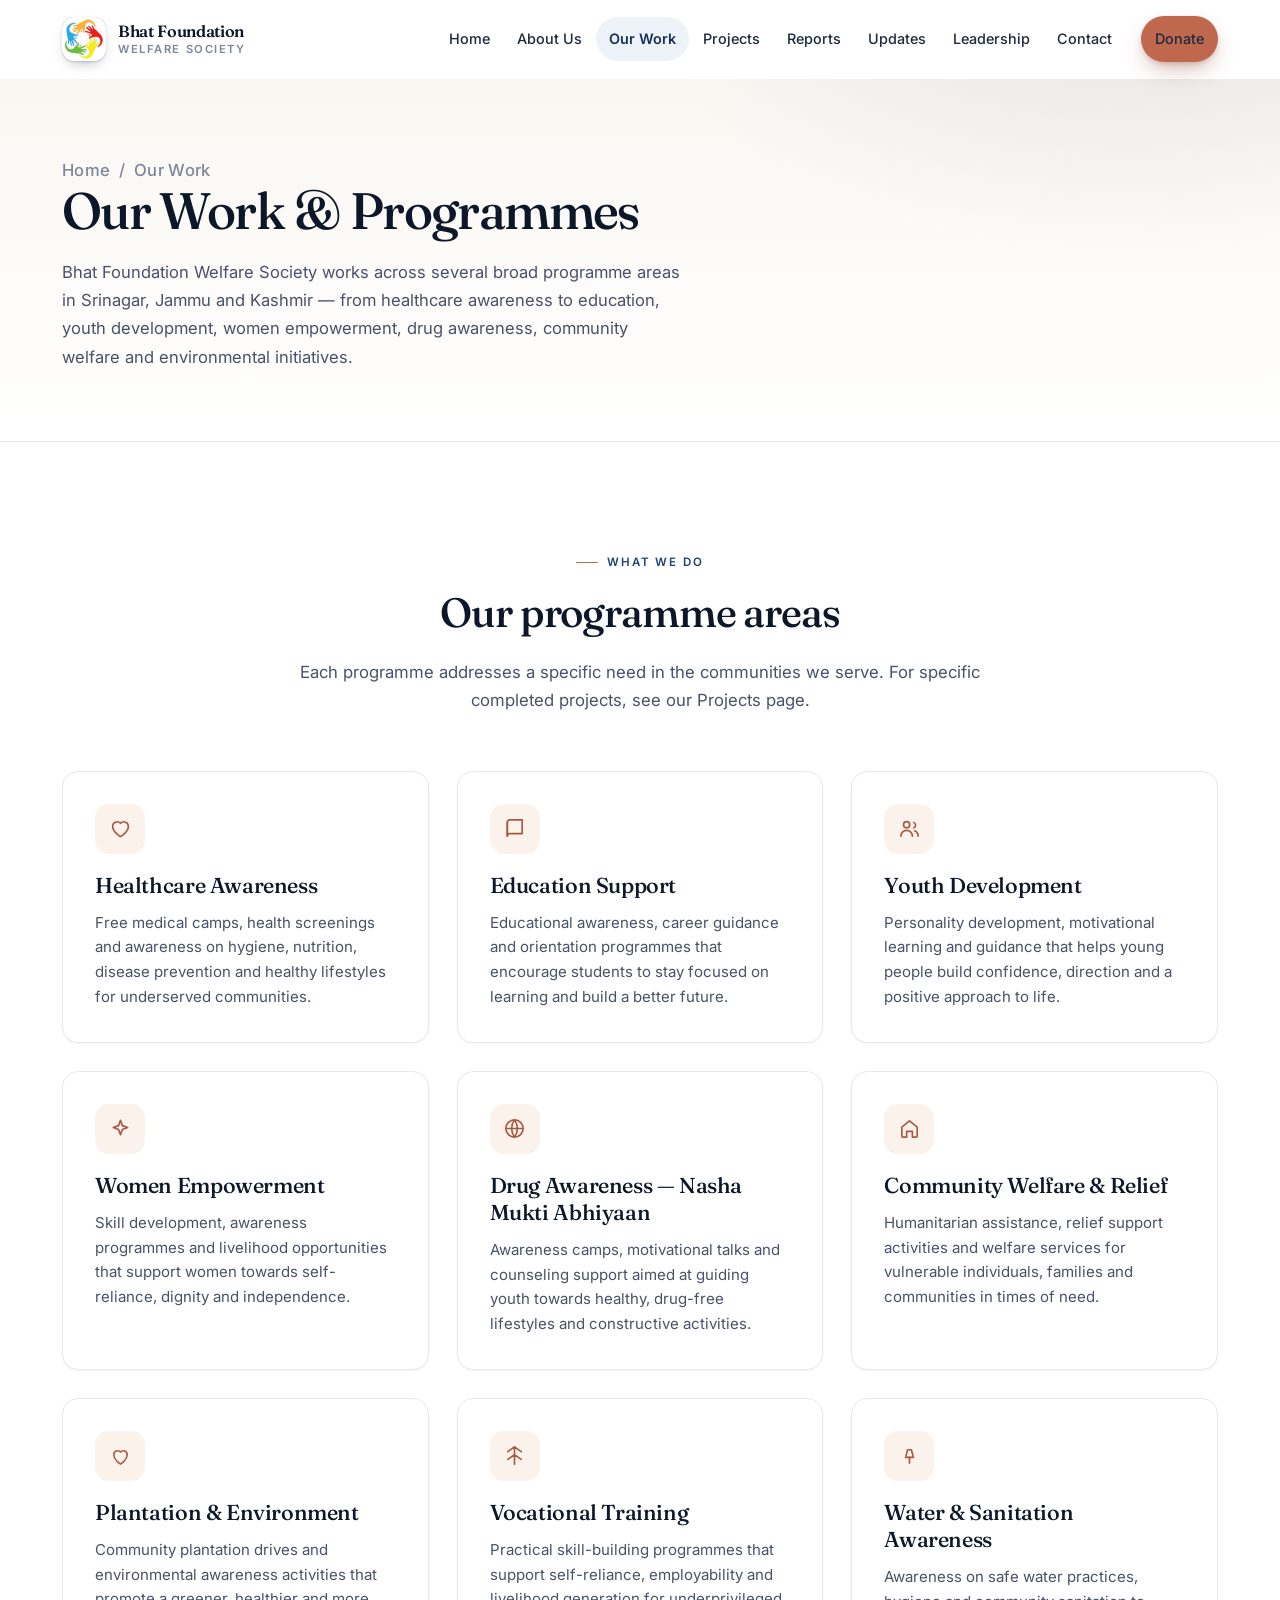
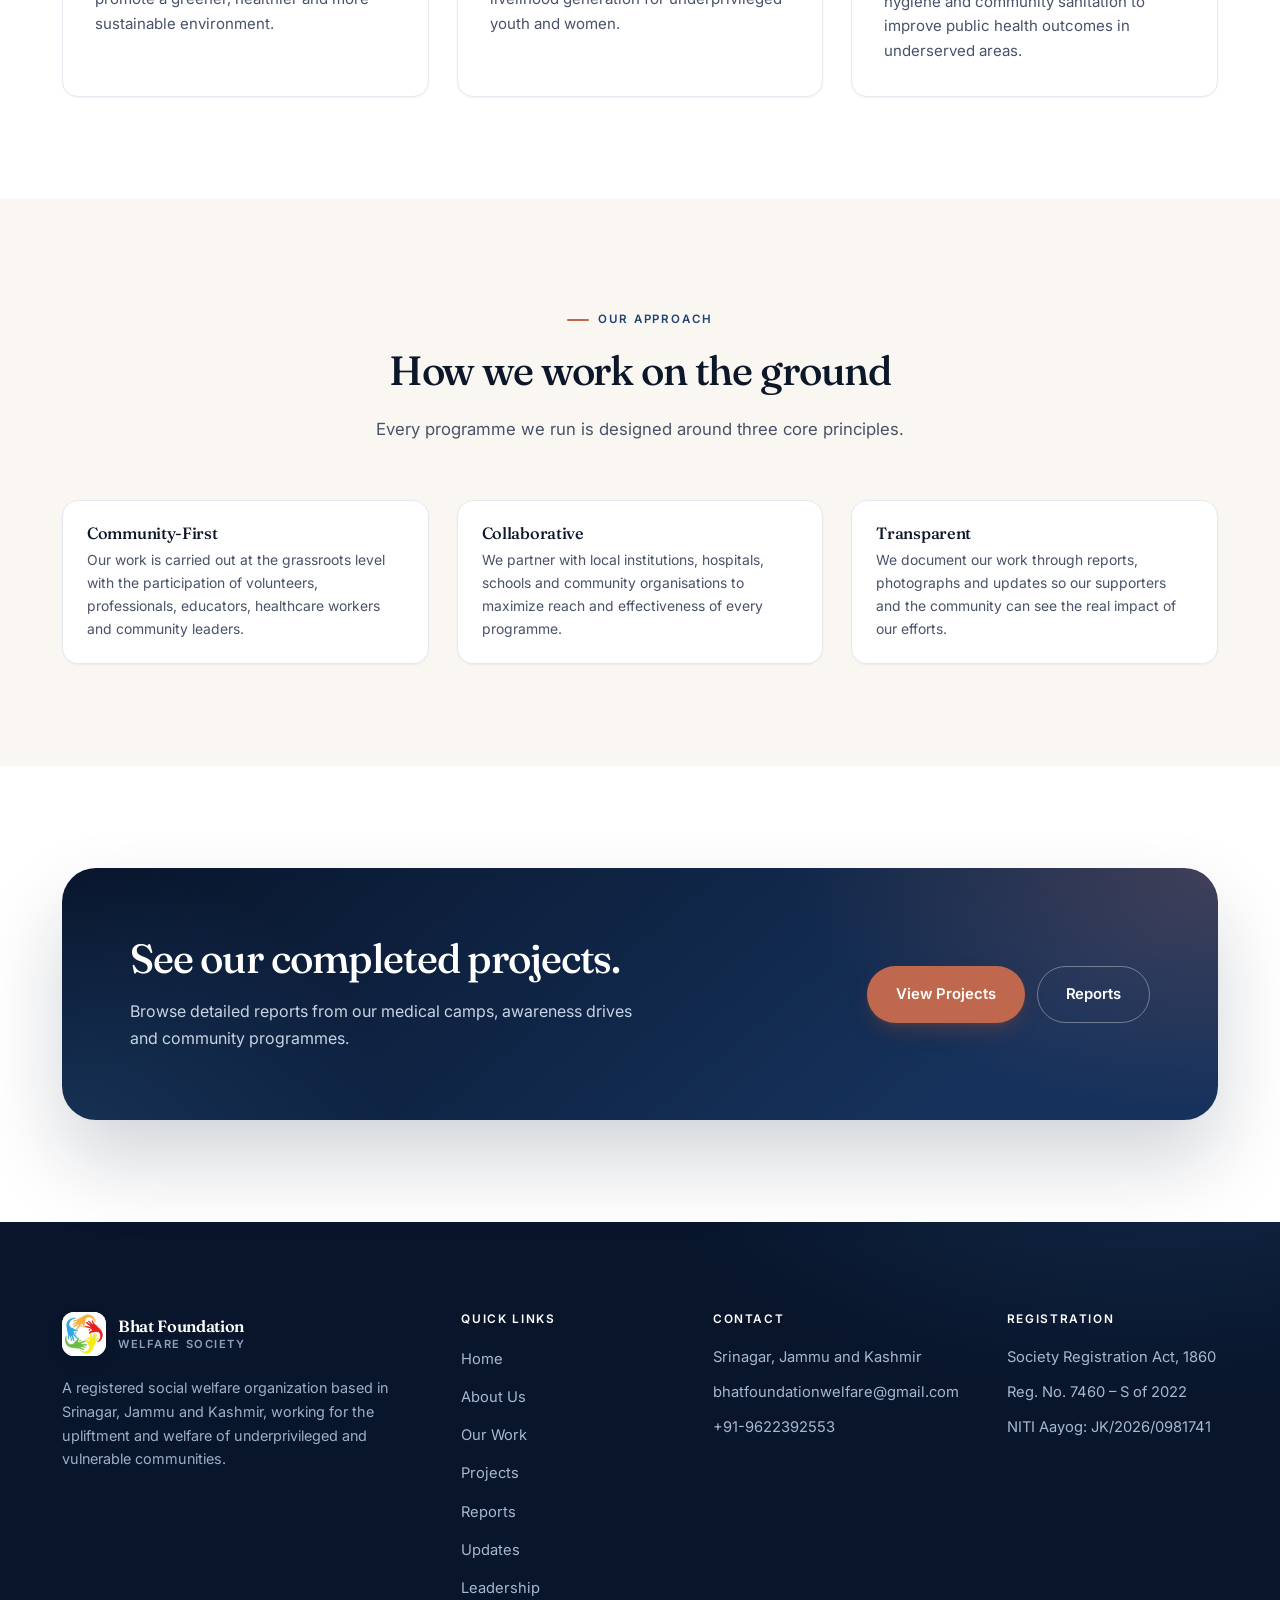
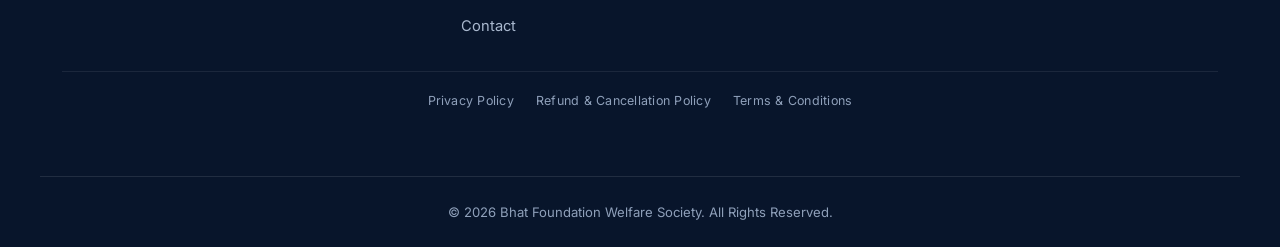
<file: our-work.html>
<!DOCTYPE html>
<html lang="en">
<head>
<meta charset="utf-8">
<meta name="viewport" content="width=device-width, initial-scale=1">
<title>Our Work | Bhat Foundation Welfare Society</title>
<meta name="description" content="Healthcare, education, youth development, women empowerment, drug awareness and community welfare programmes by Bhat Foundation Welfare Society in Srinagar.">
<meta name="theme-color" content="#0F2347">
<link rel="preconnect" href="https://fonts.googleapis.com">
<link rel="preconnect" href="https://fonts.gstatic.com" crossorigin>
<link href="https://fonts.googleapis.com/css2?family=Fraunces:opsz,wght@9..144,400;9..144,500;9..144,600;9..144,700&family=Inter:wght@400;500;600;700&display=swap" rel="stylesheet">
<link rel="stylesheet" href="css/styles.css">
<script>document.documentElement.classList.add('js');</script>
</head>
<body>

<a class="skip-link" href="#main">Skip to content</a>

<header class="site-header" id="siteHeader">
  <div class="container header-inner">
    <a class="brand" href="index.html" aria-label="Bhat Foundation Welfare Society — Home">
      <span class="brand-badge">
        <span class="brand-mark" aria-hidden="true">BF</span>
        <img src="images/logo.png" alt="Bhat Foundation Welfare Society logo" onerror="this.remove()">
      </span>
      <span class="brand-text">
        <strong>Bhat Foundation</strong>
        <span>Welfare Society</span>
      </span>
    </a>

    <button class="nav-toggle" id="navToggle" type="button" aria-expanded="false" aria-controls="primaryNav" aria-label="Open menu">
      <span class="nav-toggle-bars" aria-hidden="true"><i></i><i></i><i></i></span>
    </button>

    <nav class="primary-nav" id="primaryNav" aria-label="Primary">
      <ul>
        <li><a href="index.html">Home</a></li>
        <li><a href="about.html">About Us</a></li>
        <li><a href="our-work.html" aria-current="page">Our Work</a></li>
        <li><a href="projects.html">Projects</a></li>
        <li><a href="reports.html">Reports</a></li>
        <li><a href="updates.html">Updates</a></li>
        <li><a href="leadership.html">Leadership</a></li>
        <li><a href="contact.html">Contact</a></li>
      </ul>
      <a class="btn btn-primary nav-cta nav-donate" href="donate.html">Donate</a>
    </nav>
  </div>
</header>

<main id="main">

  <section class="page-hero">
    <div class="container">
      <p class="breadcrumb"><a href="index.html">Home</a> &nbsp;/&nbsp; Our Work</p>
      <h1>Our Work &amp; Programmes</h1>
      <p>Bhat Foundation Welfare Society works across several broad programme areas in Srinagar, Jammu and Kashmir — from healthcare awareness to education, youth development, women empowerment, drug awareness, community welfare and environmental initiatives.</p>
    </div>
  </section>

  <section class="section">
    <div class="container">
      <div class="section-head section-head--center">
        <p class="eyebrow">What We Do</p>
        <h2>Our programme areas</h2>
        <p class="section-sub">Each programme addresses a specific need in the communities we serve. For specific completed projects, see our Projects page.</p>
      </div>

      <div class="grid grid-3">
        <article class="card reveal">
          <span class="card-icon" aria-hidden="true"><svg viewBox="0 0 24 24"><path d="M12 20.5S3.8 15.6 3.8 9.9A4.7 4.7 0 0 1 12 6.6a4.7 4.7 0 0 1 8.2 3.3c0 5.7-8.2 10.6-8.2 10.6Z"/></svg></span>
          <h3>Healthcare Awareness</h3>
          <p>Free medical camps, health screenings and awareness on hygiene, nutrition, disease prevention and healthy lifestyles for underserved communities.</p>
        </article>
        <article class="card reveal">
          <span class="card-icon" aria-hidden="true"><svg viewBox="0 0 24 24"><path d="M4.5 5.6A2.6 2.6 0 0 1 7.1 3H20v14.4H7.1a2.6 2.6 0 0 0-2.6 2.6Z"/><path d="M4.5 5.6V20"/></svg></span>
          <h3>Education Support</h3>
          <p>Educational awareness, career guidance and orientation programmes that encourage students to stay focused on learning and build a better future.</p>
        </article>
        <article class="card reveal">
          <span class="card-icon" aria-hidden="true"><svg viewBox="0 0 24 24"><circle cx="9" cy="8" r="3.2"/><path d="M3 20a6 6 0 0 1 12 0"/><path d="M16.5 5.6a3.2 3.2 0 0 1 0 5.8"/><path d="M17.4 14.4A6 6 0 0 1 21 20"/></svg></span>
          <h3>Youth Development</h3>
          <p>Personality development, motivational learning and guidance that helps young people build confidence, direction and a positive approach to life.</p>
        </article>
        <article class="card reveal">
          <span class="card-icon" aria-hidden="true"><svg viewBox="0 0 24 24"><path d="M12 3.5 14 9l5.5 2-5.5 2-2 5.5-2-5.5L4.5 11 10 9Z"/></svg></span>
          <h3>Women Empowerment</h3>
          <p>Skill development, awareness programmes and livelihood opportunities that support women towards self-reliance, dignity and independence.</p>
        </article>
        <article class="card reveal">
          <span class="card-icon" aria-hidden="true"><svg viewBox="0 0 24 24"><circle cx="12" cy="12" r="9"/><path d="M3 12h18"/><path d="M12 3a15 15 0 0 1 0 18 15 15 0 0 1 0-18Z"/></svg></span>
          <h3>Drug Awareness — Nasha Mukti Abhiyaan</h3>
          <p>Awareness camps, motivational talks and counseling support aimed at guiding youth towards healthy, drug-free lifestyles and constructive activities.</p>
        </article>
        <article class="card reveal">
          <span class="card-icon" aria-hidden="true"><svg viewBox="0 0 24 24"><path d="M4 10.5 12 4l8 6.5V20a1 1 0 0 1-1 1h-4v-6H9v6H5a1 1 0 0 1-1-1Z"/></svg></span>
          <h3>Community Welfare &amp; Relief</h3>
          <p>Humanitarian assistance, relief support activities and welfare services for vulnerable individuals, families and communities in times of need.</p>
        </article>
        <article class="card reveal">
          <span class="card-icon" aria-hidden="true"><svg viewBox="0 0 24 24"><path d="M12 21s-7-4.4-7-10a4 4 0 0 1 7-2.6A4 4 0 0 1 19 11c0 5.6-7 10-7 10Z"/></svg></span>
          <h3>Plantation &amp; Environment</h3>
          <p>Community plantation drives and environmental awareness activities that promote a greener, healthier and more sustainable environment.</p>
        </article>
        <article class="card reveal">
          <span class="card-icon" aria-hidden="true"><svg viewBox="0 0 24 24"><path d="M12 3v18M5 8l7-5 7 5M5 16l7-5 7 5"/></svg></span>
          <h3>Vocational Training</h3>
          <p>Practical skill-building programmes that support self-reliance, employability and livelihood generation for underprivileged youth and women.</p>
        </article>
        <article class="card reveal">
          <span class="card-icon" aria-hidden="true"><svg viewBox="0 0 24 24"><path d="M12 20v-6"/><path d="M8 14h8l-2-8H10Z"/></svg></span>
          <h3>Water &amp; Sanitation Awareness</h3>
          <p>Awareness on safe water practices, hygiene and community sanitation to improve public health outcomes in underserved areas.</p>
        </article>
      </div>
    </div>
  </section>

  <section class="section section--soft">
    <div class="container">
      <div class="section-head section-head--center">
        <p class="eyebrow">Our Approach</p>
        <h2>How we work on the ground</h2>
        <p class="section-sub">Every programme we run is designed around three core principles.</p>
      </div>
      <div class="grid grid-3">
        <article class="card card--compact reveal"><h3>Community-First</h3><p>Our work is carried out at the grassroots level with the participation of volunteers, professionals, educators, healthcare workers and community leaders.</p></article>
        <article class="card card--compact reveal"><h3>Collaborative</h3><p>We partner with local institutions, hospitals, schools and community organisations to maximize reach and effectiveness of every programme.</p></article>
        <article class="card card--compact reveal"><h3>Transparent</h3><p>We document our work through reports, photographs and updates so our supporters and the community can see the real impact of our efforts.</p></article>
      </div>
    </div>
  </section>

  <section class="section">
    <div class="container">
      <div class="cta-band">
        <div class="cta-band-text">
          <h2>See our completed projects.</h2>
          <p>Browse detailed reports from our medical camps, awareness drives and community programmes.</p>
        </div>
        <div class="cta-band-actions">
          <a class="btn btn-accent" href="projects.html">View Projects</a>
          <a class="btn btn-outline-light" href="reports.html">Reports</a>
        </div>
      </div>
    </div>
  </section>

</main>

<footer class="site-footer">
  <div class="container footer-grid">
    <div class="footer-brand">
      <a class="brand brand--footer" href="index.html">
        <span class="brand-badge">
          <span class="brand-mark" aria-hidden="true">BF</span>
          <img src="images/logo.png" alt="" onerror="this.remove()">
        </span>
        <span class="brand-text"><strong>Bhat Foundation</strong><span>Welfare Society</span></span>
      </a>
      <p class="footer-desc">A registered social welfare organization based in Srinagar, Jammu and Kashmir, working for the upliftment and welfare of underprivileged and vulnerable communities.</p>
    </div>
    <nav class="footer-col" aria-label="Quick links">
      <h3>Quick Links</h3>
      <ul>
        <li><a href="index.html">Home</a></li>
        <li><a href="about.html">About Us</a></li>
        <li><a href="our-work.html">Our Work</a></li>
        <li><a href="projects.html">Projects</a></li>
        <li><a href="reports.html">Reports</a></li>
        <li><a href="updates.html">Updates</a></li>
        <li><a href="leadership.html">Leadership</a></li>
        <li><a href="contact.html">Contact</a></li>
      </ul>
    </nav>
    <div class="footer-col">
      <h3>Contact</h3>
      <ul class="footer-contact">
        <li>Srinagar, Jammu and Kashmir</li>
        <li><a href="mailto:bhatfoundationwelfare@gmail.com">bhatfoundationwelfare@gmail.com</a></li>
        <li><a href="tel:+919622392553">+91-9622392553</a></li>
      </ul>
    </div>
    <div class="footer-col">
      <h3>Registration</h3>
      <ul class="footer-contact">
        <li>Society Registration Act, 1860</li>
        <li>Reg. No. 7460 &ndash; S of 2022</li>
        <li>NITI Aayog: JK/2026/0981741</li>
      </ul>
    </div>
  </div>
  <div class="container">
    <nav class="footer-legal" aria-label="Legal">
      <a href="privacy-policy.html">Privacy Policy</a>
      <a href="refund-policy.html">Refund &amp; Cancellation Policy</a>
      <a href="terms.html">Terms &amp; Conditions</a>
    </nav>
  </div>
  <div class="container footer-bottom">
    <p>&copy; <span id="year">2026</span> Bhat Foundation Welfare Society. All Rights Reserved.</p>
  </div>
</footer>

<script src="js/main.js"></script>
</body>
</html>
</file>
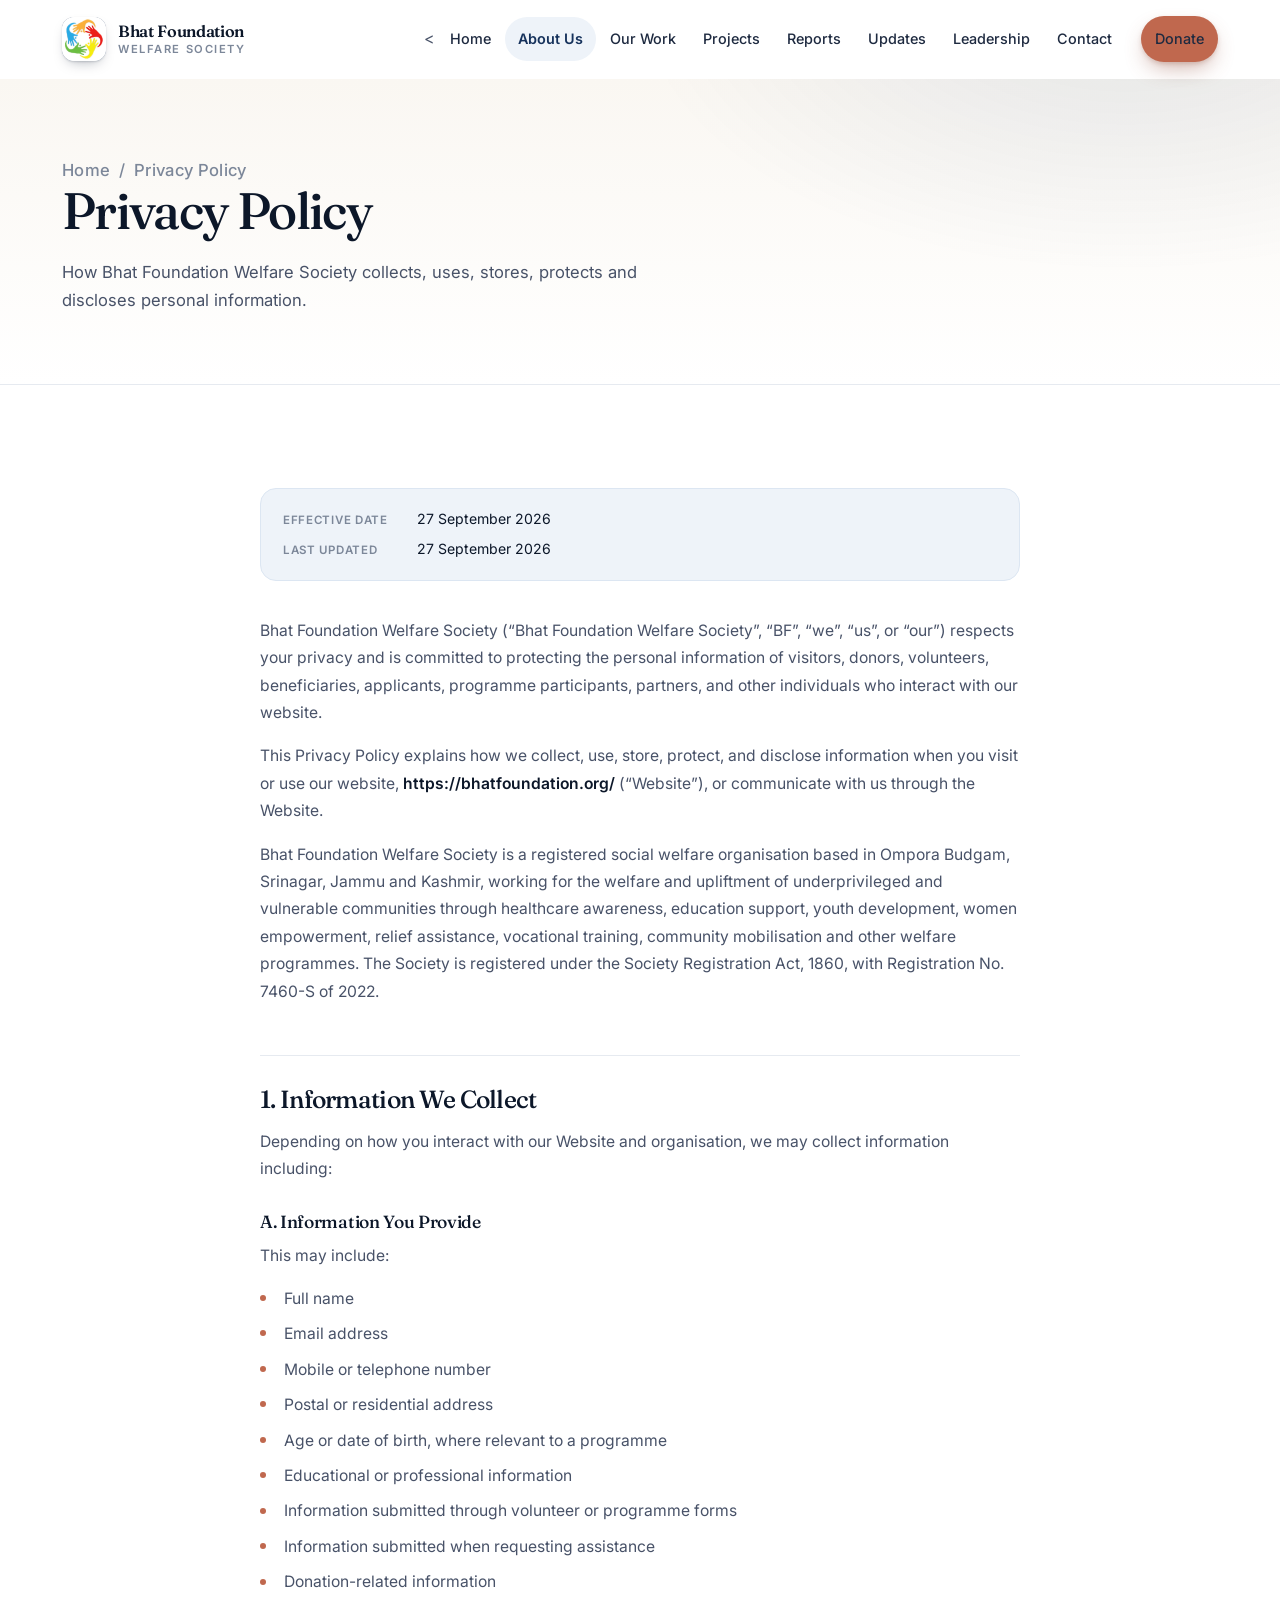
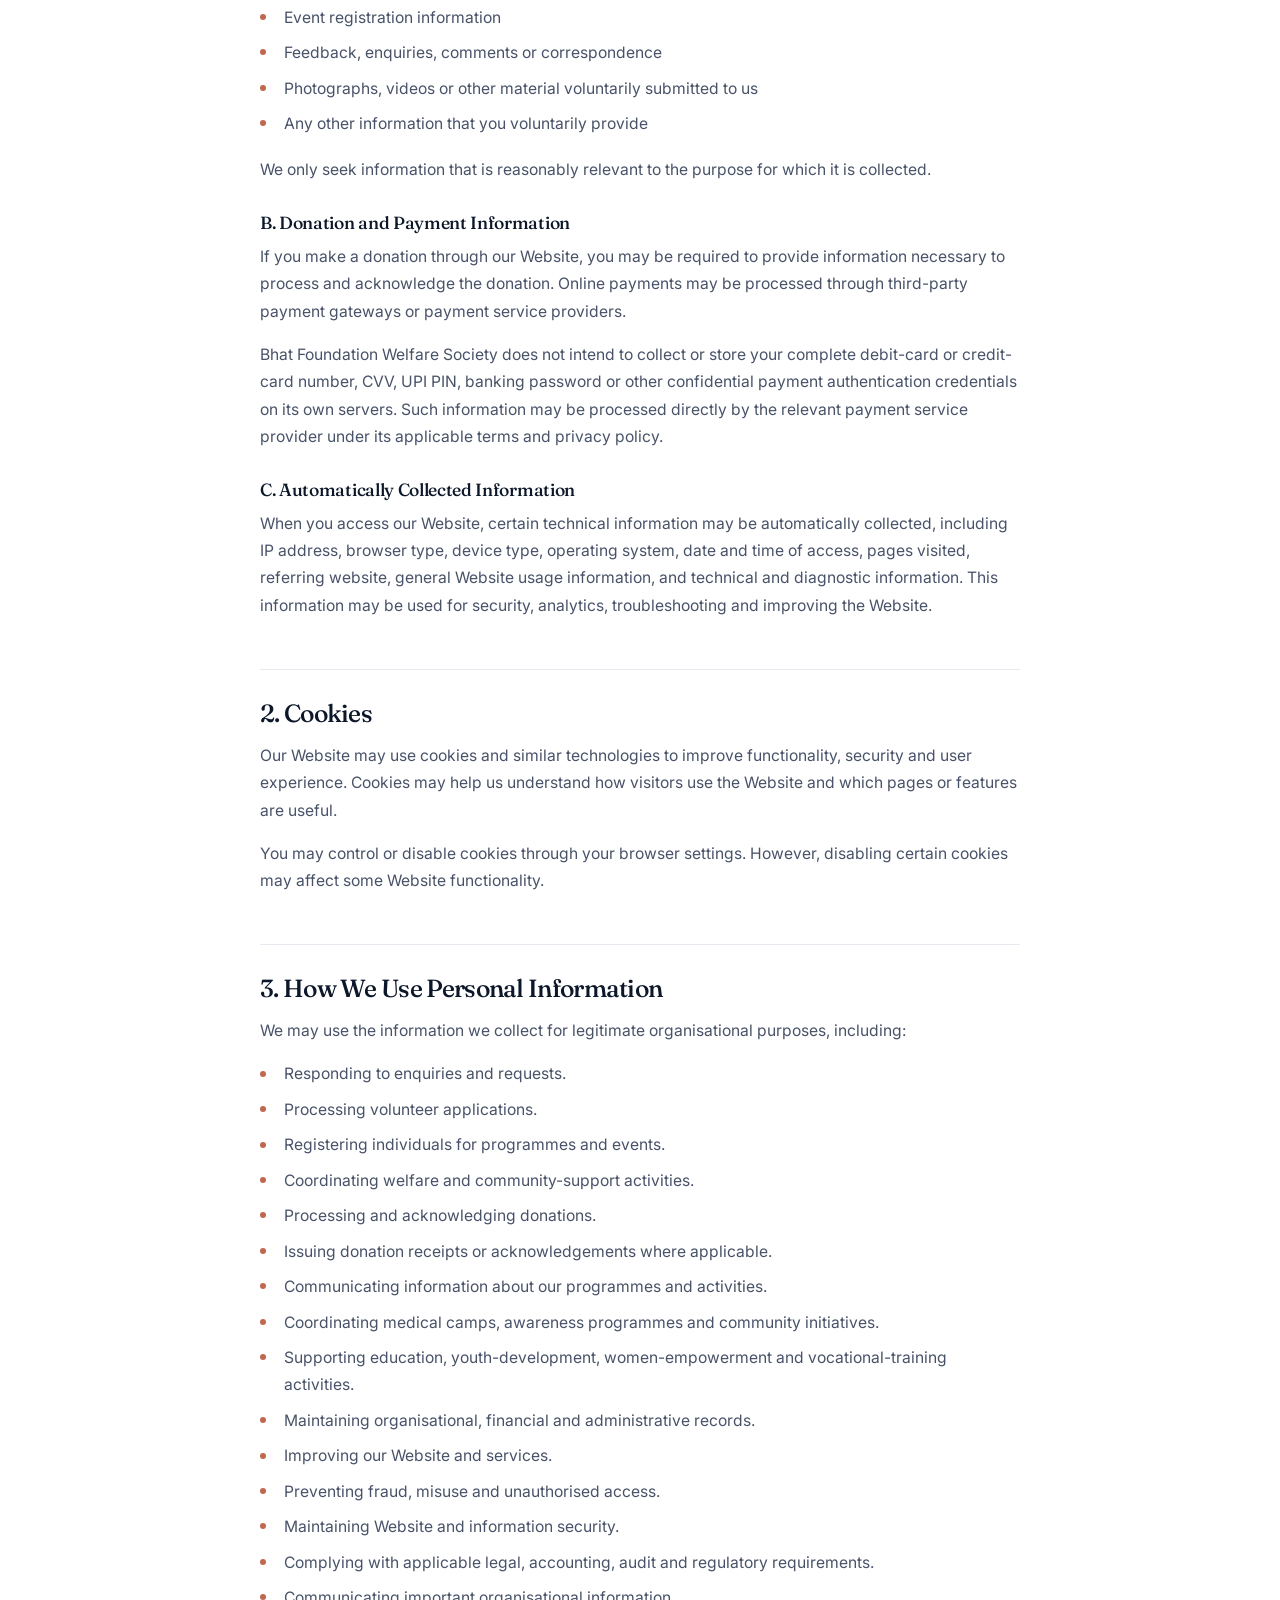
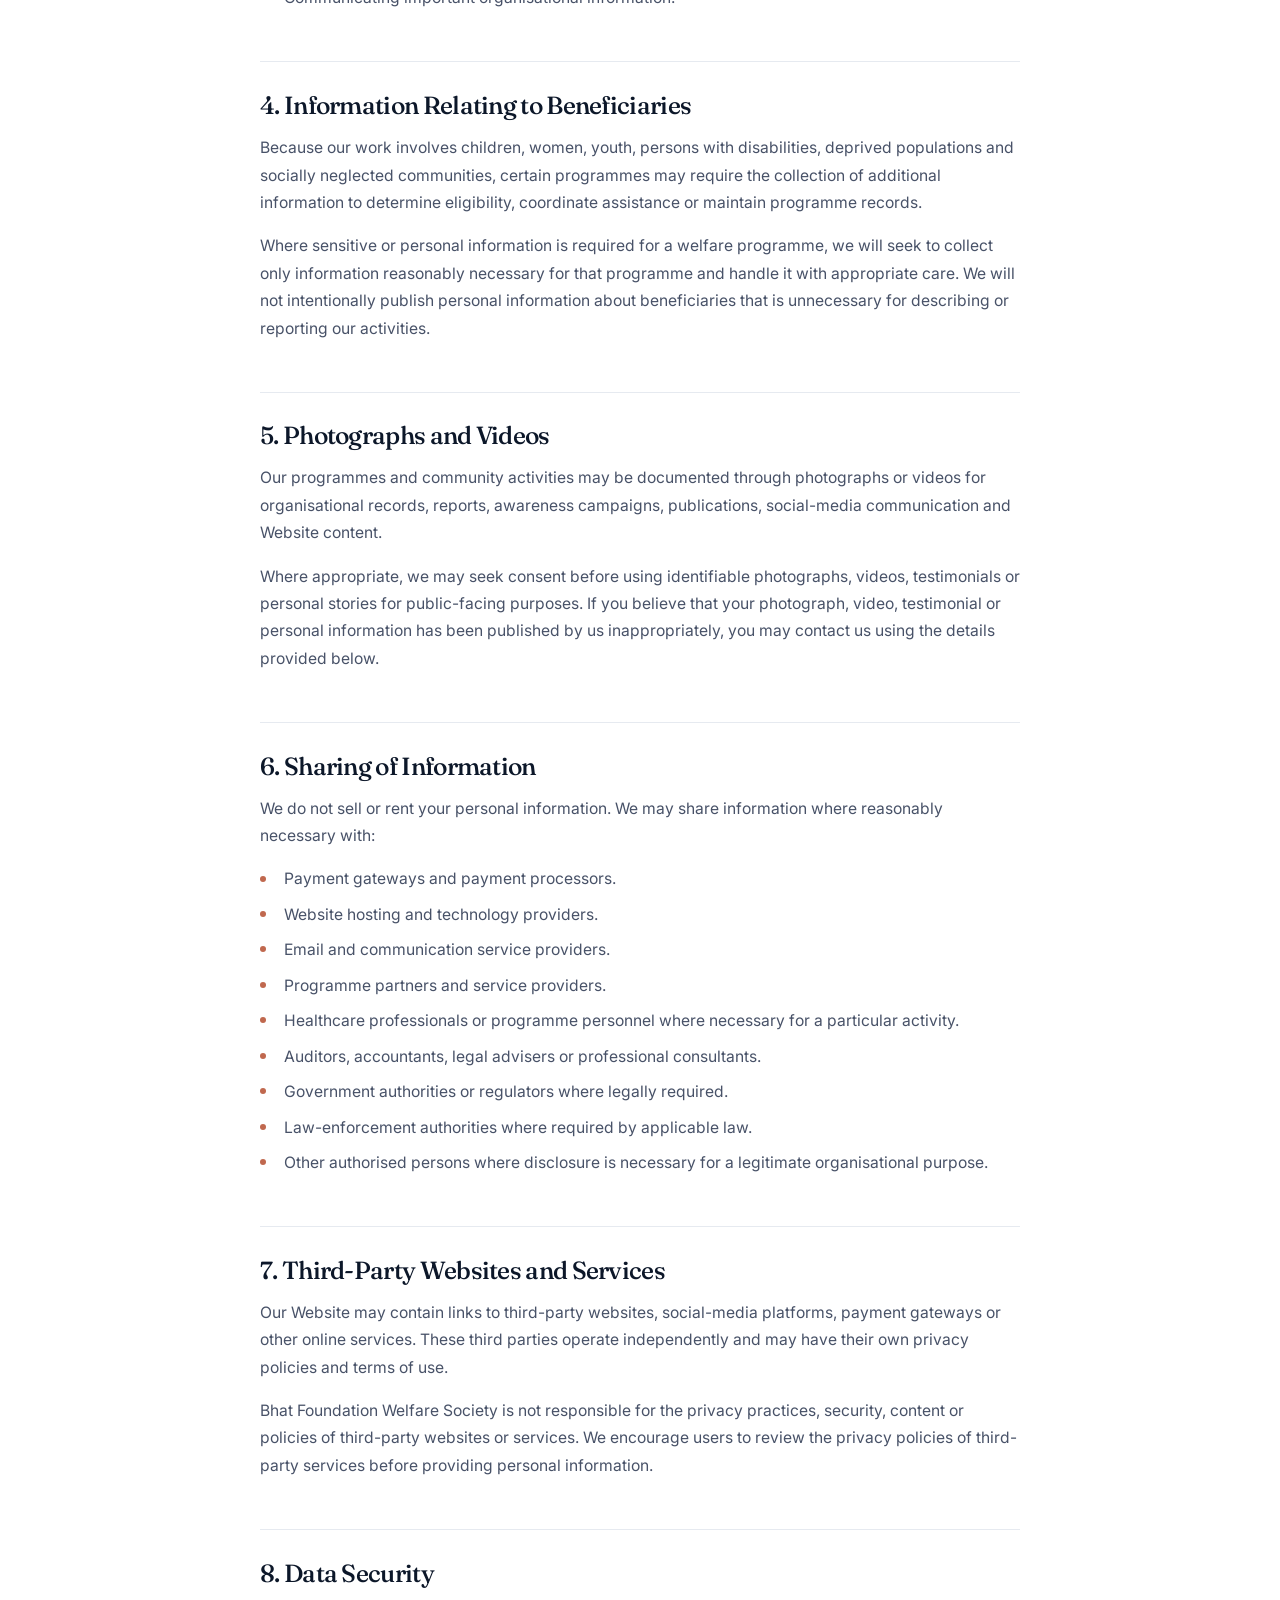
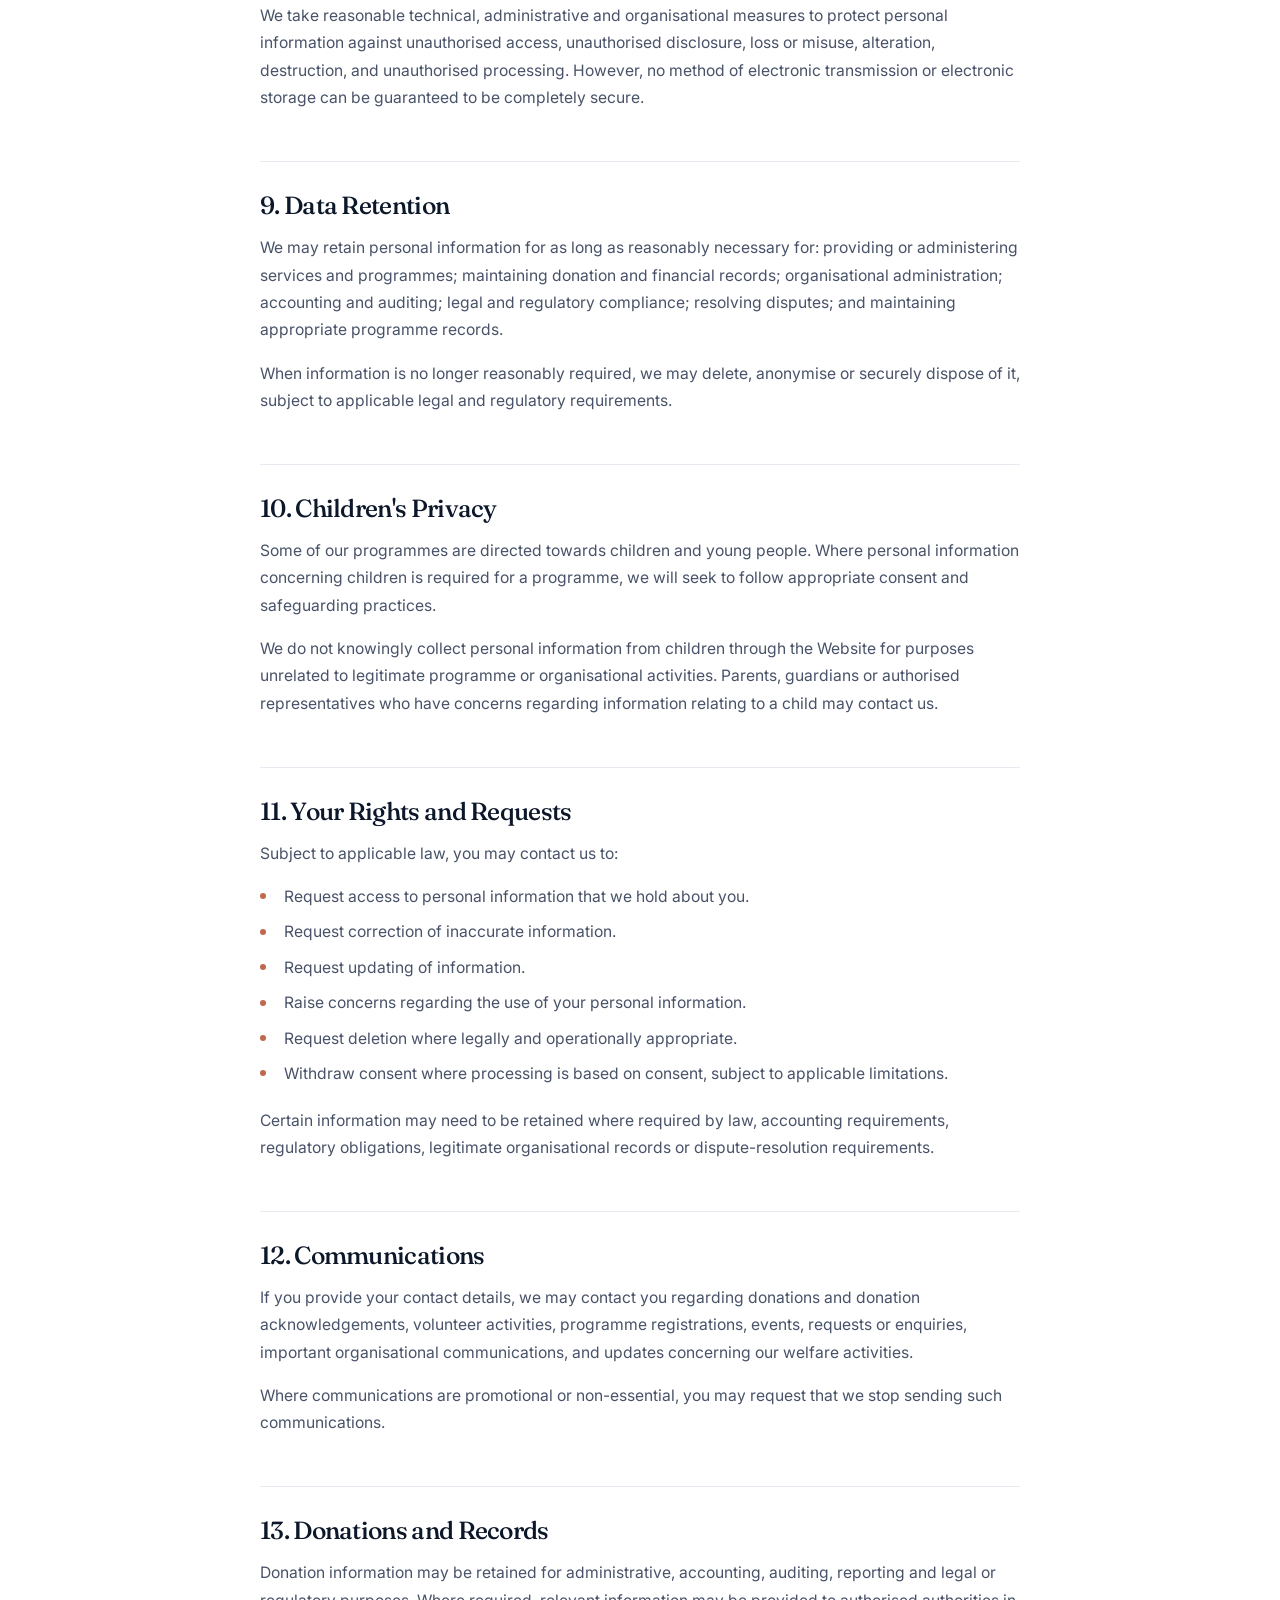
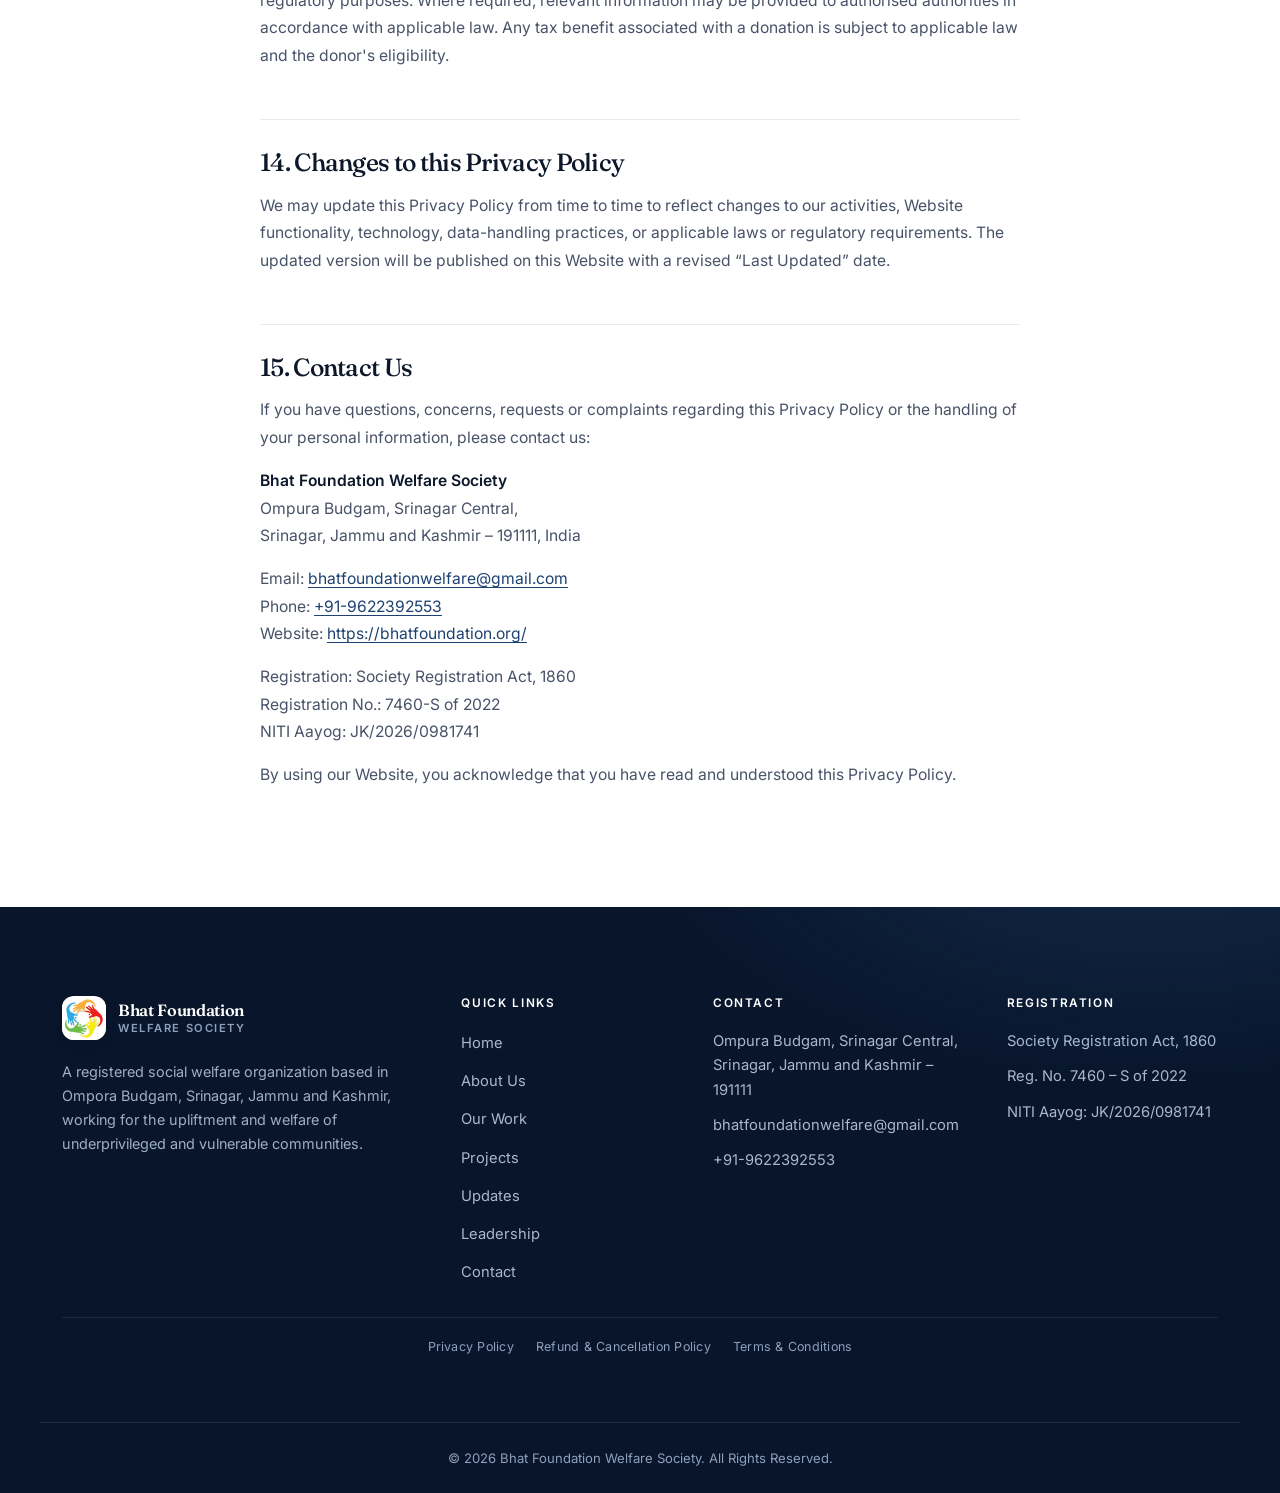
<file: privacy-policy.html>
<!DOCTYPE html>
<html lang="en">
<head>
<meta charset="utf-8">
<meta name="viewport" content="width=device-width, initial-scale=1">
<title>Privacy Policy | Bhat Foundation Welfare Society</title>
<meta name="description" content="Privacy Policy of Bhat Foundation Welfare Society — how we collect, use, store, protect and disclose personal information.">
<meta name="theme-color" content="#0F2347">
<link rel="preconnect" href="https://fonts.googleapis.com">
<link rel="preconnect" href="https://fonts.gstatic.com" crossorigin>
<link href="https://fonts.googleapis.com/css2?family=Fraunces:opsz,wght@9..144,400;9..144,500;9..144,600;9..144,700&family=Inter:wght@400;500;600;700&display=swap" rel="stylesheet">
<link rel="stylesheet" href="css/styles.css">
<script>document.documentElement.classList.add('js');</script>
</head>
<body>

<a class="skip-link" href="#main">Skip to content</a>

<header class="site-header" id="siteHeader">
  <div class="container header-inner">
    <a class="brand" href="index.html" aria-label="Bhat Foundation Welfare Society — Home">
      <span class="brand-badge">
        <span class="brand-mark" aria-hidden="true">BF</span>
        <img src="images/logo.png" alt="Bhat Foundation Welfare Society logo" onerror="this.remove()">
      </span>
      <span class="brand-text">
        <strong>Bhat Foundation</strong>
        <span>Welfare Society</span>
      </span>
    </a>

    <button class="nav-toggle" id="navToggle" type="button" aria-expanded="false" aria-controls="primaryNav" aria-label="Open menu">
      <span class="nav-toggle-bars" aria-hidden="true"><i></i><i></i><i></i></span>
    </button>

    <nav class="primary-nav" id="primaryNav" aria-label="Primary">
      <<ul>
          <li><a href="index.html">Home</a></li>
         <li><a href="about.html" aria-current="page">About Us</a></li>
         <li><a href="our-work.html">Our Work</a></li>
         <li><a href="projects.html">Projects</a></li>
        <li><a href="reports.html">Reports</a></li>
        <li><a href="updates.html">Updates</a></li>
        <li><a href="leadership.html">Leadership</a></li>
        <li><a href="contact.html">Contact</a></li>
    </ul>
      <a class="btn btn-primary nav-cta nav-donate" href="donate.html">Donate</a>
    </nav>
  </div>
</header>

<main id="main">

  <section class="page-hero">
    <div class="container">
      <p class="breadcrumb"><a href="index.html">Home</a> &nbsp;/&nbsp; Privacy Policy</p>
      <h1>Privacy Policy</h1>
      <p>How Bhat Foundation Welfare Society collects, uses, stores, protects and discloses personal information.</p>
    </div>
  </section>

  <section class="section">
    <div class="container">
      <div class="legal-content">

        <div class="legal-meta">
          <p><strong>Effective Date</strong> 27 September 2026</p>
          <p><strong>Last Updated</strong> 27 September 2026</p>
        </div>

        <p>Bhat Foundation Welfare Society (&ldquo;Bhat Foundation Welfare Society&rdquo;, &ldquo;BF&rdquo;, &ldquo;we&rdquo;, &ldquo;us&rdquo;, or &ldquo;our&rdquo;) respects your privacy and is committed to protecting the personal information of visitors, donors, volunteers, beneficiaries, applicants, programme participants, partners, and other individuals who interact with our website.</p>
        <p>This Privacy Policy explains how we collect, use, store, protect, and disclose information when you visit or use our website, <strong>https://bhatfoundation.org/</strong> (&ldquo;Website&rdquo;), or communicate with us through the Website.</p>
        <p>Bhat Foundation Welfare Society is a registered social welfare organisation based in Ompora Budgam, Srinagar, Jammu and Kashmir, working for the welfare and upliftment of underprivileged and vulnerable communities through healthcare awareness, education support, youth development, women empowerment, relief assistance, vocational training, community mobilisation and other welfare programmes. The Society is registered under the Society Registration Act, 1860, with Registration No. 7460-S of 2022.</p>

        <h2>1. Information We Collect</h2>
        <p>Depending on how you interact with our Website and organisation, we may collect information including:</p>

        <h3>A. Information You Provide</h3>
        <p>This may include:</p>
        <ul>
          <li>Full name</li>
          <li>Email address</li>
          <li>Mobile or telephone number</li>
          <li>Postal or residential address</li>
          <li>Age or date of birth, where relevant to a programme</li>
          <li>Educational or professional information</li>
          <li>Information submitted through volunteer or programme forms</li>
          <li>Information submitted when requesting assistance</li>
          <li>Donation-related information</li>
          <li>Event registration information</li>
          <li>Feedback, enquiries, comments or correspondence</li>
          <li>Photographs, videos or other material voluntarily submitted to us</li>
          <li>Any other information that you voluntarily provide</li>
        </ul>
        <p>We only seek information that is reasonably relevant to the purpose for which it is collected.</p>

        <h3>B. Donation and Payment Information</h3>
        <p>If you make a donation through our Website, you may be required to provide information necessary to process and acknowledge the donation. Online payments may be processed through third-party payment gateways or payment service providers.</p>
        <p>Bhat Foundation Welfare Society does not intend to collect or store your complete debit-card or credit-card number, CVV, UPI PIN, banking password or other confidential payment authentication credentials on its own servers. Such information may be processed directly by the relevant payment service provider under its applicable terms and privacy policy.</p>

        <h3>C. Automatically Collected Information</h3>
        <p>When you access our Website, certain technical information may be automatically collected, including IP address, browser type, device type, operating system, date and time of access, pages visited, referring website, general Website usage information, and technical and diagnostic information. This information may be used for security, analytics, troubleshooting and improving the Website.</p>

        <h2>2. Cookies</h2>
        <p>Our Website may use cookies and similar technologies to improve functionality, security and user experience. Cookies may help us understand how visitors use the Website and which pages or features are useful.</p>
        <p>You may control or disable cookies through your browser settings. However, disabling certain cookies may affect some Website functionality.</p>

        <h2>3. How We Use Personal Information</h2>
        <p>We may use the information we collect for legitimate organisational purposes, including:</p>
        <ul>
          <li>Responding to enquiries and requests.</li>
          <li>Processing volunteer applications.</li>
          <li>Registering individuals for programmes and events.</li>
          <li>Coordinating welfare and community-support activities.</li>
          <li>Processing and acknowledging donations.</li>
          <li>Issuing donation receipts or acknowledgements where applicable.</li>
          <li>Communicating information about our programmes and activities.</li>
          <li>Coordinating medical camps, awareness programmes and community initiatives.</li>
          <li>Supporting education, youth-development, women-empowerment and vocational-training activities.</li>
          <li>Maintaining organisational, financial and administrative records.</li>
          <li>Improving our Website and services.</li>
          <li>Preventing fraud, misuse and unauthorised access.</li>
          <li>Maintaining Website and information security.</li>
          <li>Complying with applicable legal, accounting, audit and regulatory requirements.</li>
          <li>Communicating important organisational information.</li>
        </ul>

        <h2>4. Information Relating to Beneficiaries</h2>
        <p>Because our work involves children, women, youth, persons with disabilities, deprived populations and socially neglected communities, certain programmes may require the collection of additional information to determine eligibility, coordinate assistance or maintain programme records.</p>
        <p>Where sensitive or personal information is required for a welfare programme, we will seek to collect only information reasonably necessary for that programme and handle it with appropriate care. We will not intentionally publish personal information about beneficiaries that is unnecessary for describing or reporting our activities.</p>

        <h2>5. Photographs and Videos</h2>
        <p>Our programmes and community activities may be documented through photographs or videos for organisational records, reports, awareness campaigns, publications, social-media communication and Website content.</p>
        <p>Where appropriate, we may seek consent before using identifiable photographs, videos, testimonials or personal stories for public-facing purposes. If you believe that your photograph, video, testimonial or personal information has been published by us inappropriately, you may contact us using the details provided below.</p>

        <h2>6. Sharing of Information</h2>
        <p>We do not sell or rent your personal information. We may share information where reasonably necessary with:</p>
        <ul>
          <li>Payment gateways and payment processors.</li>
          <li>Website hosting and technology providers.</li>
          <li>Email and communication service providers.</li>
          <li>Programme partners and service providers.</li>
          <li>Healthcare professionals or programme personnel where necessary for a particular activity.</li>
          <li>Auditors, accountants, legal advisers or professional consultants.</li>
          <li>Government authorities or regulators where legally required.</li>
          <li>Law-enforcement authorities where required by applicable law.</li>
          <li>Other authorised persons where disclosure is necessary for a legitimate organisational purpose.</li>
        </ul>

        <h2>7. Third-Party Websites and Services</h2>
        <p>Our Website may contain links to third-party websites, social-media platforms, payment gateways or other online services. These third parties operate independently and may have their own privacy policies and terms of use.</p>
        <p>Bhat Foundation Welfare Society is not responsible for the privacy practices, security, content or policies of third-party websites or services. We encourage users to review the privacy policies of third-party services before providing personal information.</p>

        <h2>8. Data Security</h2>
        <p>We take reasonable technical, administrative and organisational measures to protect personal information against unauthorised access, unauthorised disclosure, loss or misuse, alteration, destruction, and unauthorised processing. However, no method of electronic transmission or electronic storage can be guaranteed to be completely secure.</p>

        <h2>9. Data Retention</h2>
        <p>We may retain personal information for as long as reasonably necessary for: providing or administering services and programmes; maintaining donation and financial records; organisational administration; accounting and auditing; legal and regulatory compliance; resolving disputes; and maintaining appropriate programme records.</p>
        <p>When information is no longer reasonably required, we may delete, anonymise or securely dispose of it, subject to applicable legal and regulatory requirements.</p>

        <h2>10. Children's Privacy</h2>
        <p>Some of our programmes are directed towards children and young people. Where personal information concerning children is required for a programme, we will seek to follow appropriate consent and safeguarding practices.</p>
        <p>We do not knowingly collect personal information from children through the Website for purposes unrelated to legitimate programme or organisational activities. Parents, guardians or authorised representatives who have concerns regarding information relating to a child may contact us.</p>

        <h2>11. Your Rights and Requests</h2>
        <p>Subject to applicable law, you may contact us to:</p>
        <ul>
          <li>Request access to personal information that we hold about you.</li>
          <li>Request correction of inaccurate information.</li>
          <li>Request updating of information.</li>
          <li>Raise concerns regarding the use of your personal information.</li>
          <li>Request deletion where legally and operationally appropriate.</li>
          <li>Withdraw consent where processing is based on consent, subject to applicable limitations.</li>
        </ul>
        <p>Certain information may need to be retained where required by law, accounting requirements, regulatory obligations, legitimate organisational records or dispute-resolution requirements.</p>

        <h2>12. Communications</h2>
        <p>If you provide your contact details, we may contact you regarding donations and donation acknowledgements, volunteer activities, programme registrations, events, requests or enquiries, important organisational communications, and updates concerning our welfare activities.</p>
        <p>Where communications are promotional or non-essential, you may request that we stop sending such communications.</p>

        <h2>13. Donations and Records</h2>
        <p>Donation information may be retained for administrative, accounting, auditing, reporting and legal or regulatory purposes. Where required, relevant information may be provided to authorised authorities in accordance with applicable law. Any tax benefit associated with a donation is subject to applicable law and the donor's eligibility.</p>

        <h2>14. Changes to this Privacy Policy</h2>
        <p>We may update this Privacy Policy from time to time to reflect changes to our activities, Website functionality, technology, data-handling practices, or applicable laws or regulatory requirements. The updated version will be published on this Website with a revised &ldquo;Last Updated&rdquo; date.</p>

        <h2>15. Contact Us</h2>
        <p>If you have questions, concerns, requests or complaints regarding this Privacy Policy or the handling of your personal information, please contact us:</p>
        <p><strong>Bhat Foundation Welfare Society</strong><br>Ompura Budgam, Srinagar Central,<br>Srinagar, Jammu and Kashmir &ndash; 191111, India</p>
        <p>Email: <a href="mailto:bhatfoundationwelfare@gmail.com">bhatfoundationwelfare@gmail.com</a><br>Phone: <a href="tel:+919622392553">+91-9622392553</a><br>Website: <a href="https://bhatfoundation.org/">https://bhatfoundation.org/</a></p>
        <p>Registration: Society Registration Act, 1860<br>Registration No.: 7460-S of 2022<br>NITI Aayog: JK/2026/0981741</p>
        <p>By using our Website, you acknowledge that you have read and understood this Privacy Policy.</p>

      </div>
    </div>
  </section>

</main>

<footer class="site-footer">
  <div class="container footer-grid">
    <div class="footer-brand">
      <a class="brand brand--footer" href="index.html">
        <span class="brand-badge">
          <span class="brand-mark" aria-hidden="true">BF</span>
          <img src="images/logo.png" alt="" onerror="this.remove()">
        </span>
        <span class="brand-text"><strong>Bhat Foundation</strong><span>Welfare Society</span></span>
      </a>
      <p class="footer-desc">A registered social welfare organization based in Ompora Budgam, Srinagar, Jammu and Kashmir, working for the upliftment and welfare of underprivileged and vulnerable communities.</p>
    </div>
    <nav class="footer-col" aria-label="Quick links">
      <h3>Quick Links</h3>
      <ul>
        <li><a href="index.html">Home</a></li>
        <li><a href="about.html">About Us</a></li>
        <li><a href="our-work.html">Our Work</a></li>
        <li><a href="projects.html">Projects</a></li>
        <li><a href="updates.html">Updates</a></li>
        <li><a href="leadership.html">Leadership</a></li>
        <li><a href="contact.html">Contact</a></li>
      </ul>
    </nav>
    <div class="footer-col">
      <h3>Contact</h3>
      <ul class="footer-contact">
        <li>Ompura Budgam, Srinagar Central,<br>Srinagar, Jammu and Kashmir &ndash; 191111</li>
        <li><a href="mailto:bhatfoundationwelfare@gmail.com">bhatfoundationwelfare@gmail.com</a></li>
        <li><a href="tel:+919622392553">+91-9622392553</a></li>
      </ul>
    </div>
    <div class="footer-col">
      <h3>Registration</h3>
      <ul class="footer-contact">
        <li>Society Registration Act, 1860</li>
        <li>Reg. No. 7460 &ndash; S of 2022</li>
        <li>NITI Aayog: JK/2026/0981741</li>
      </ul>
    </div>
  </div>
  <div class="container">
    <nav class="footer-legal" aria-label="Legal">
      <a href="privacy-policy.html">Privacy Policy</a>
      <a href="refund-policy.html">Refund &amp; Cancellation Policy</a>
      <a href="terms.html">Terms &amp; Conditions</a>
    </nav>
  </div>
  <div class="container footer-bottom">
    <p>&copy; <span id="year">2026</span> Bhat Foundation Welfare Society. All Rights Reserved.</p>
  </div>
</footer>

<script src="js/main.js"></script>
</body>
</html>
</file>
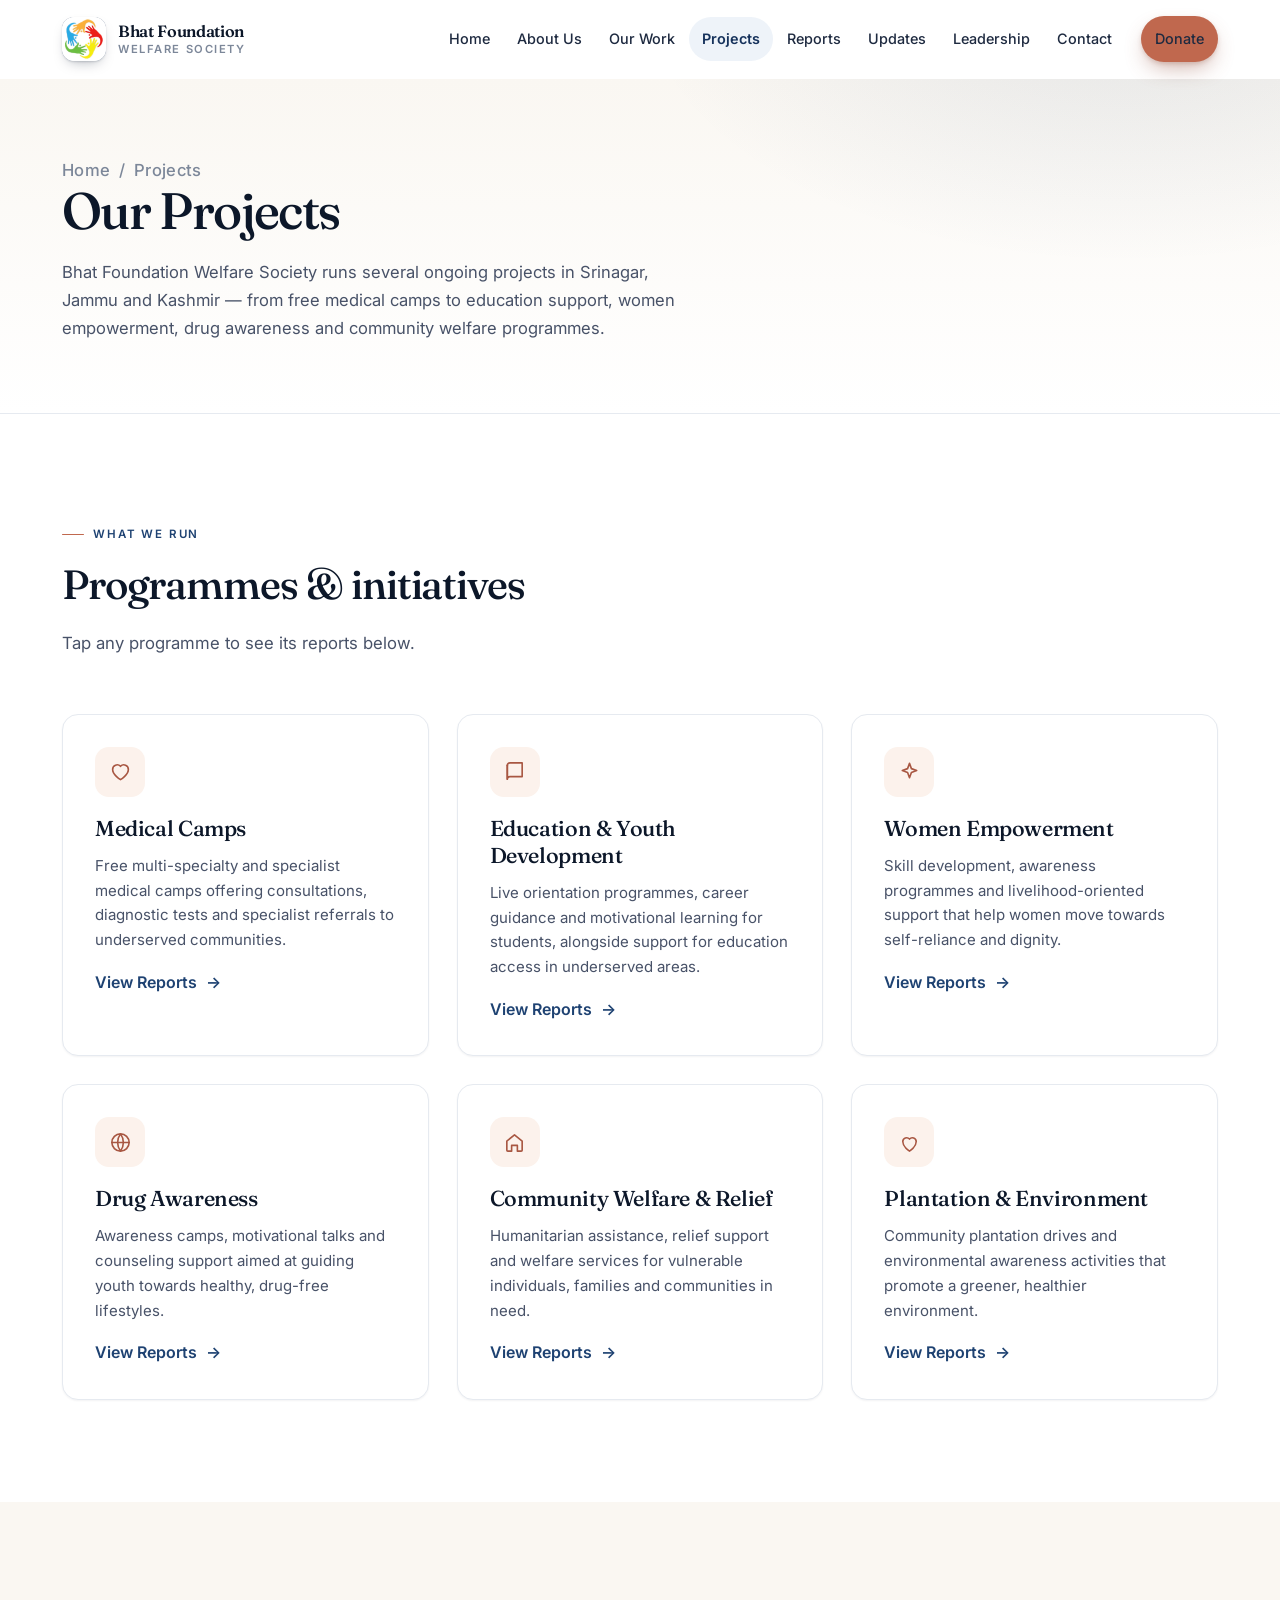
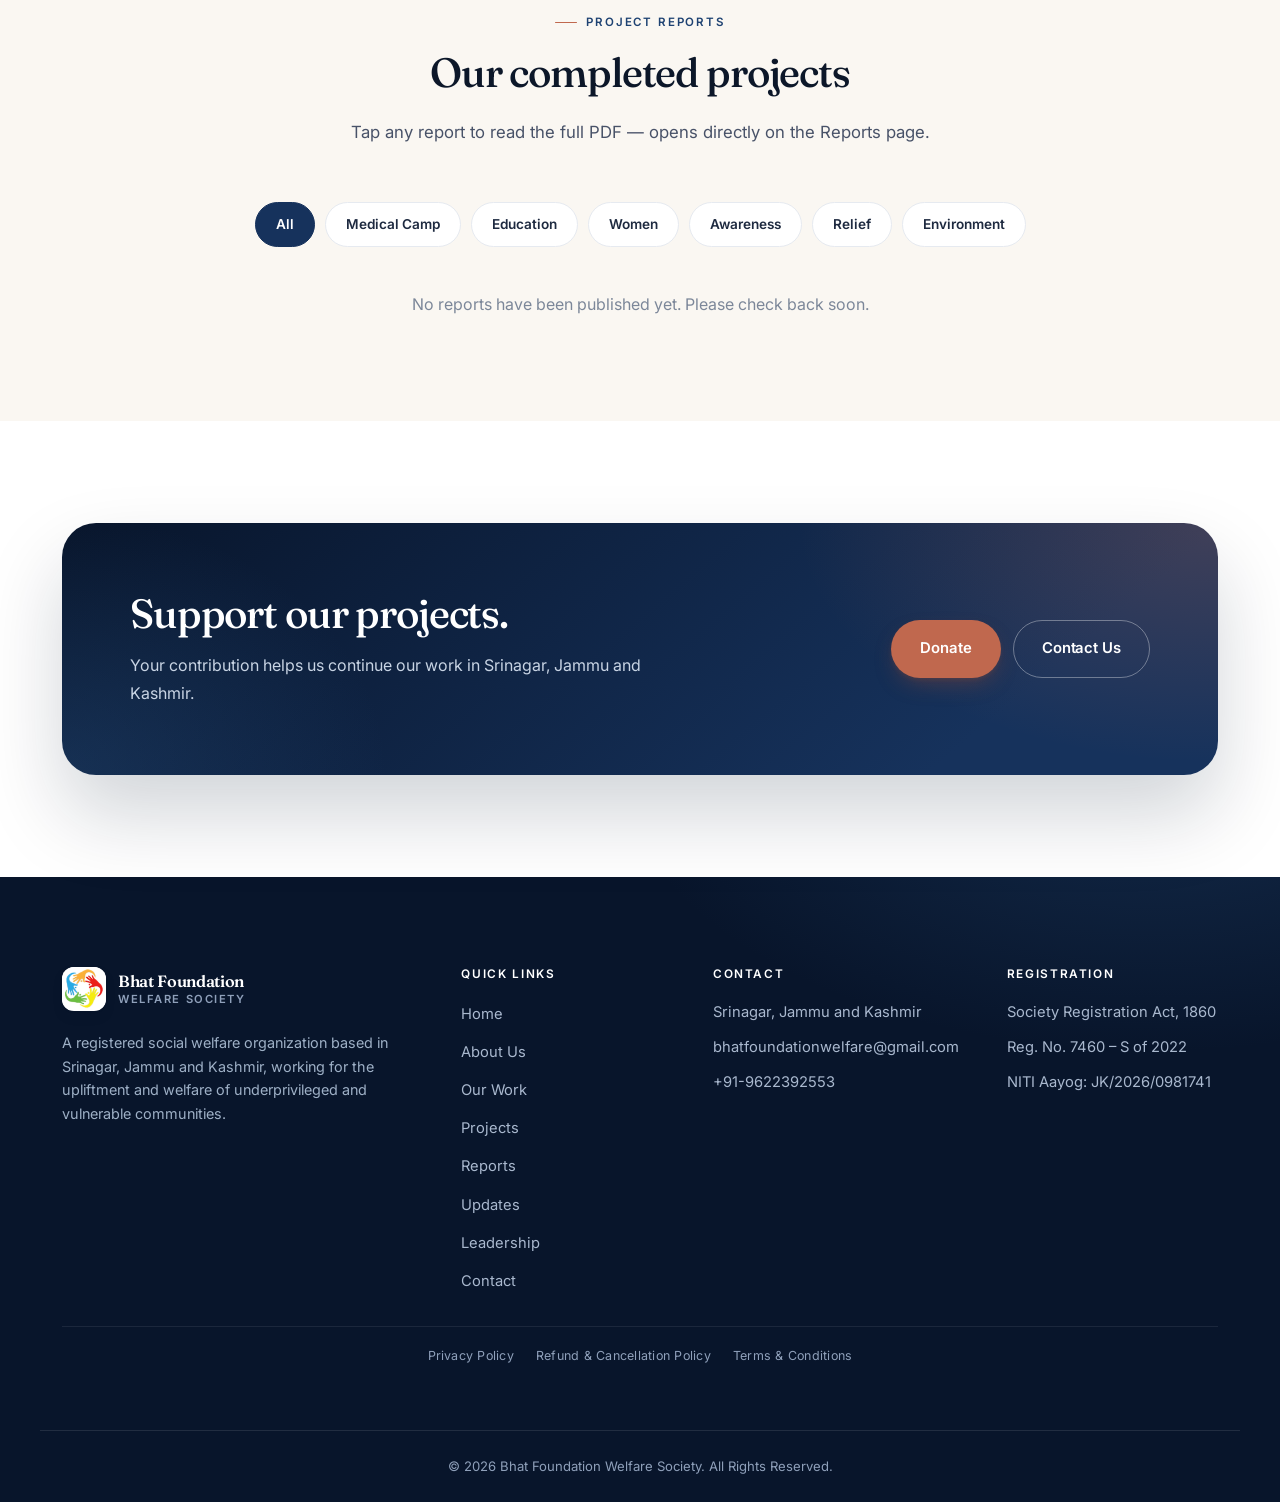
<file: projects.html>
<!DOCTYPE html>
<html lang="en">
<head>
<meta charset="utf-8">
<meta name="viewport" content="width=device-width, initial-scale=1">
<title>Projects | Bhat Foundation Welfare Society</title>
<meta name="description" content="Explore the projects and medical camps of Bhat Foundation Welfare Society — healthcare, education, youth development, women empowerment and community welfare in Srinagar.">
<meta name="theme-color" content="#0F2347">
<link rel="preconnect" href="https://fonts.googleapis.com">
<link rel="preconnect" href="https://fonts.gstatic.com" crossorigin>
<link href="https://fonts.googleapis.com/css2?family=Fraunces:opsz,wght@9..144,400;9..144,500;9..144,600;9..144,700&family=Inter:wght@400;500;600;700&display=swap" rel="stylesheet">
<link rel="stylesheet" href="css/styles.css">
<script>document.documentElement.classList.add('js');</script>
</head>
<body>

<a class="skip-link" href="#main">Skip to content</a>

<header class="site-header" id="siteHeader">
  <div class="container header-inner">
    <a class="brand" href="index.html" aria-label="Bhat Foundation Welfare Society — Home">
      <span class="brand-badge">
        <span class="brand-mark" aria-hidden="true">BF</span>
        <img src="images/logo.png" alt="Bhat Foundation Welfare Society logo" onerror="this.remove()">
      </span>
      <span class="brand-text">
        <strong>Bhat Foundation</strong>
        <span>Welfare Society</span>
      </span>
    </a>

    <button class="nav-toggle" id="navToggle" type="button" aria-expanded="false" aria-controls="primaryNav" aria-label="Open menu">
      <span class="nav-toggle-bars" aria-hidden="true"><i></i><i></i><i></i></span>
    </button>

    <nav class="primary-nav" id="primaryNav" aria-label="Primary">
      <ul>
        <li><a href="index.html">Home</a></li>
        <li><a href="about.html">About Us</a></li>
        <li><a href="our-work.html">Our Work</a></li>
        <li><a href="projects.html" aria-current="page">Projects</a></li>
        <li><a href="reports.html">Reports</a></li>
        <li><a href="updates.html">Updates</a></li>
        <li><a href="leadership.html">Leadership</a></li>
        <li><a href="contact.html">Contact</a></li>
      </ul>
      <a class="btn btn-primary nav-cta nav-donate" href="donate.html">Donate</a>
    </nav>
  </div>
</header>

<main id="main">

  <section class="page-hero">
    <div class="container">
      <p class="breadcrumb"><a href="index.html">Home</a> &nbsp;/&nbsp; Projects</p>
      <h1>Our Projects</h1>
      <p>Bhat Foundation Welfare Society runs several ongoing projects in Srinagar, Jammu and Kashmir — from free medical camps to education support, women empowerment, drug awareness and community welfare programmes.</p>
    </div>
  </section>

  <section class="section">
    <div class="container">
      <div class="section-head">
        <p class="eyebrow">What We Run</p>
        <h2>Programmes &amp; initiatives</h2>
        <p class="section-sub">Tap any programme to see its reports below.</p>
      </div>

      <div class="grid grid-3" id="programmeGrid">
        <article class="card reveal programme-card" data-filter="Medical Camp" role="button" tabindex="0">
          <span class="card-icon" aria-hidden="true"><svg viewBox="0 0 24 24"><path d="M12 20.5S3.8 15.6 3.8 9.9A4.7 4.7 0 0 1 12 6.6a4.7 4.7 0 0 1 8.2 3.3c0 5.7-8.2 10.6-8.2 10.6Z"/></svg></span>
          <h3>Medical Camps</h3>
          <p>Free multi-specialty and specialist medical camps offering consultations, diagnostic tests and specialist referrals to underserved communities.</p>
          <span class="link-arrow" style="margin-top:16px;display:inline-flex;">View Reports <span aria-hidden="true">&rarr;</span></span>
        </article>

        <article class="card reveal programme-card" data-filter="Education" role="button" tabindex="0">
          <span class="card-icon" aria-hidden="true"><svg viewBox="0 0 24 24"><path d="M4.5 5.6A2.6 2.6 0 0 1 7.1 3H20v14.4H7.1a2.6 2.6 0 0 0-2.6 2.6Z"/><path d="M4.5 5.6V20"/></svg></span>
          <h3>Education &amp; Youth Development</h3>
          <p>Live orientation programmes, career guidance and motivational learning for students, alongside support for education access in underserved areas.</p>
          <span class="link-arrow" style="margin-top:16px;display:inline-flex;">View Reports <span aria-hidden="true">&rarr;</span></span>
        </article>

        <article class="card reveal programme-card" data-filter="Women" role="button" tabindex="0">
          <span class="card-icon" aria-hidden="true"><svg viewBox="0 0 24 24"><path d="M12 3.5 14 9l5.5 2-5.5 2-2 5.5-2-5.5L4.5 11 10 9Z"/></svg></span>
          <h3>Women Empowerment</h3>
          <p>Skill development, awareness programmes and livelihood-oriented support that help women move towards self-reliance and dignity.</p>
          <span class="link-arrow" style="margin-top:16px;display:inline-flex;">View Reports <span aria-hidden="true">&rarr;</span></span>
        </article>

        <article class="card reveal programme-card" data-filter="Awareness" role="button" tabindex="0">
          <span class="card-icon" aria-hidden="true"><svg viewBox="0 0 24 24"><circle cx="12" cy="12" r="9"/><path d="M3 12h18"/><path d="M12 3a15 15 0 0 1 0 18 15 15 0 0 1 0-18Z"/></svg></span>
          <h3>Drug Awareness</h3>
          <p>Awareness camps, motivational talks and counseling support aimed at guiding youth towards healthy, drug-free lifestyles.</p>
          <span class="link-arrow" style="margin-top:16px;display:inline-flex;">View Reports <span aria-hidden="true">&rarr;</span></span>
        </article>

        <article class="card reveal programme-card" data-filter="Relief" role="button" tabindex="0">
          <span class="card-icon" aria-hidden="true"><svg viewBox="0 0 24 24"><path d="M4 10.5 12 4l8 6.5V20a1 1 0 0 1-1 1h-4v-6H9v6H5a1 1 0 0 1-1-1Z"/></svg></span>
          <h3>Community Welfare &amp; Relief</h3>
          <p>Humanitarian assistance, relief support and welfare services for vulnerable individuals, families and communities in need.</p>
          <span class="link-arrow" style="margin-top:16px;display:inline-flex;">View Reports <span aria-hidden="true">&rarr;</span></span>
        </article>

        <article class="card reveal programme-card" data-filter="Environment" role="button" tabindex="0">
          <span class="card-icon" aria-hidden="true"><svg viewBox="0 0 24 24"><path d="M12 21s-7-4.4-7-10a4 4 0 0 1 7-2.6A4 4 0 0 1 19 11c0 5.6-7 10-7 10Z"/></svg></span>
          <h3>Plantation &amp; Environment</h3>
          <p>Community plantation drives and environmental awareness activities that promote a greener, healthier environment.</p>
          <span class="link-arrow" style="margin-top:16px;display:inline-flex;">View Reports <span aria-hidden="true">&rarr;</span></span>
        </article>
      </div>
    </div>
  </section>

  <section class="section section--soft" id="project-reports">
    <div class="container">
      <div class="section-head section-head--center">
        <p class="eyebrow">Project Reports</p>
        <h2>Our completed projects</h2>
        <p class="section-sub">Tap any report to read the full PDF — opens directly on the Reports page.</p>
      </div>

      <div class="filter-bar" id="filterBar" role="tablist" aria-label="Filter by category"></div>

      <div class="reports-grid" id="projectReportsGrid">
        <div class="loading-state">Loading projects…</div>
      </div>

      <p id="projectReportsEmpty" style="display:none;text-align:center;color:var(--muted);margin-top:24px;"></p>
    </div>
  </section>

  <section class="section">
    <div class="container">
      <div class="cta-band">
        <div class="cta-band-text">
          <h2>Support our projects.</h2>
          <p>Your contribution helps us continue our work in Srinagar, Jammu and Kashmir.</p>
        </div>
        <div class="cta-band-actions">
          <a class="btn btn-accent" href="donate.html">Donate</a>
          <a class="btn btn-outline-light" href="contact.html">Contact Us</a>
        </div>
      </div>
    </div>
  </section>

</main>

<footer class="site-footer">
  <div class="container footer-grid">
    <div class="footer-brand">
      <a class="brand brand--footer" href="index.html">
        <span class="brand-badge">
          <span class="brand-mark" aria-hidden="true">BF</span>
          <img src="images/logo.png" alt="" onerror="this.remove()">
        </span>
        <span class="brand-text"><strong>Bhat Foundation</strong><span>Welfare Society</span></span>
      </a>
      <p class="footer-desc">A registered social welfare organization based in Srinagar, Jammu and Kashmir, working for the upliftment and welfare of underprivileged and vulnerable communities.</p>
    </div>
    <nav class="footer-col" aria-label="Quick links">
      <h3>Quick Links</h3>
      <ul>
        <li><a href="index.html">Home</a></li>
        <li><a href="about.html">About Us</a></li>
        <li><a href="our-work.html">Our Work</a></li>
        <li><a href="projects.html">Projects</a></li>
        <li><a href="reports.html">Reports</a></li>
        <li><a href="updates.html">Updates</a></li>
        <li><a href="leadership.html">Leadership</a></li>
        <li><a href="contact.html">Contact</a></li>
      </ul>
    </nav>
    <div class="footer-col">
      <h3>Contact</h3>
      <ul class="footer-contact">
        <li>Srinagar, Jammu and Kashmir</li>
        <li><a href="mailto:bhatfoundationwelfare@gmail.com">bhatfoundationwelfare@gmail.com</a></li>
        <li><a href="tel:+919622392553">+91-9622392553</a></li>
      </ul>
    </div>
    <div class="footer-col">
      <h3>Registration</h3>
      <ul class="footer-contact">
        <li>Society Registration Act, 1860</li>
        <li>Reg. No. 7460 &ndash; S of 2022</li>
        <li>NITI Aayog: JK/2026/0981741</li>
      </ul>
    </div>
  </div>
  <div class="container">
    <nav class="footer-legal" aria-label="Legal">
      <a href="privacy-policy.html">Privacy Policy</a>
      <a href="refund-policy.html">Refund &amp; Cancellation Policy</a>
      <a href="terms.html">Terms &amp; Conditions</a>
    </nav>
  </div>
  <div class="container footer-bottom">
    <p>&copy; <span id="year">2026</span> Bhat Foundation Welfare Society. All Rights Reserved.</p>
  </div>
</footer>

<script src="js/projects-data.js"></script>
<script src="js/main.js"></script>
<script>
(function () {
  'use strict';

  function escapeHTML(str) {
    return String(str == null ? '' : str)
      .replace(/&/g, '&amp;').replace(/</g, '&lt;').replace(/>/g, '&gt;')
      .replace(/"/g, '&quot;').replace(/'/g, '&#39;');
  }

  function formatDate(iso) {
    if (!iso) return '';
    var M = ['January','February','March','April','May','June','July','August','September','October','November','December'];
    var d = new Date(iso);
    if (isNaN(d)) return iso;
    return d.getDate() + ' ' + M[d.getMonth()] + ' ' + d.getFullYear();
  }

  var PROGRAMME_CATEGORIES = [
    'Medical Camp',
    'Education',
    'Women',
    'Awareness',
    'Relief',
    'Environment'
  ];

  var allReports = [];
  var activeFilter = 'all';

  function buildCard(p) {
    var cat = p.category ? '<span class="report-cat">' + escapeHTML(p.category) + '</span>' : '';
    var date = p.date ? '<span class="report-date">' + escapeHTML(formatDate(p.date)) + '</span>' : '';
    var sum = p.summary ? '<p class="report-summary">' + escapeHTML(p.summary) + '</p>' : '';

    var thumbHTML;
    if (p.thumbnail) {
      var thumbSrc;
      if (p.thumbnail.indexOf('http') === 0) {
        var idMatch = p.thumbnail.match(/\/file\/d\/([A-Za-z0-9_-]+)/) || p.thumbnail.match(/[?&]id=([A-Za-z0-9_-]+)/);
        thumbSrc = idMatch
          ? 'https://drive.google.com/thumbnail?id=' + idMatch[1] + '&sz=w800'
          : p.thumbnail;
      } else {
        thumbSrc = 'images/' + p.thumbnail;
      }
      thumbHTML = '<div class="report-thumb report-thumb--image">' +
        '<img src="' + escapeHTML(thumbSrc) + '" alt="' + escapeHTML(p.title) + '" loading="lazy">' +
      '</div>';
    } else {
      thumbHTML = '<div class="report-thumb">' +
        '<svg viewBox="0 0 24 24" aria-hidden="true">' +
          '<path d="M14 3v5h5"/>' +
          '<path d="M14 3H6a2 2 0 0 0-2 2v14a2 2 0 0 0 2 2h12a2 2 0 0 0 2-2V8Z"/>' +
          '<path d="M9 13h6M9 17h6M9 9h1"/>' +
        '</svg>' +
      '</div>';
    }

    var btn = p.pdfId
      ? '<a class="report-view" href="reports.html?pdf=' +
          encodeURIComponent(p.pdfId) +
          '&title=' + encodeURIComponent(p.title) +
        '">View Report <svg viewBox="0 0 24 24" aria-hidden="true"><path d="M5 12h14M13 5l7 7-7 7"/></svg></a>'
      : '';

    return '<article class="report-card">' +
      thumbHTML +
      '<div class="report-body">' +
        cat +
        '<h3>' + escapeHTML(p.title) + '</h3>' +
        date +
        sum +
        btn +
      '</div>' +
    '</article>';
  }

  function applyFilter(filter) {
    activeFilter = filter;

    var grid = document.getElementById('projectReportsGrid');
    var empty = document.getElementById('projectReportsEmpty');
    if (!grid) return;

    var filtered;
    if (filter === 'all') {
      filtered = allReports.slice();
    } else {
      var target = String(filter).trim().toLowerCase();
      filtered = allReports.filter(function (p) {
        return String(p.category || '').trim().toLowerCase() === target;
      });
    }

    if (filtered.length === 0) {
      grid.innerHTML = '';
      grid.style.display = 'none';
      if (empty) {
        empty.style.display = 'block';
        empty.textContent = filter === 'all'
          ? 'No reports have been published yet. Please check back soon.'
          : 'No reports yet for "' + filter + '". Please check back soon.';
      }
    } else {
      grid.style.display = '';
      if (empty) empty.style.display = 'none';
      grid.innerHTML = filtered.map(buildCard).join('');
    }

    document.querySelectorAll('.filter-chip').forEach(function (chip) {
      var isActive = chip.getAttribute('data-filter') === filter;
      chip.classList.toggle('is-active', isActive);
      chip.setAttribute('aria-selected', isActive ? 'true' : 'false');
    });
  }

  function buildFilterBar(reports) {
    var bar = document.getElementById('filterBar');
    if (!bar) return;

    var sheetCats = [];
    var seen = {};
    reports.forEach(function (p) {
      var c = (p.category || '').trim();
      if (!c) return;
      var key = c.toLowerCase();
      if (!seen[key]) { seen[key] = true; sheetCats.push(c); }
    });

    var finalCats = sheetCats.slice();
    PROGRAMME_CATEGORIES.forEach(function (pc) {
      var exists = false;
      finalCats.forEach(function (c) {
        if (c.toLowerCase() === pc.toLowerCase()) exists = true;
      });
      if (!exists) finalCats.push(pc);
    });

    bar.innerHTML = '';

    var allChip = document.createElement('button');
    allChip.type = 'button';
    allChip.className = 'filter-chip is-active';
    allChip.setAttribute('data-filter', 'all');
    allChip.setAttribute('role', 'tab');
    allChip.setAttribute('aria-selected', 'true');
    allChip.textContent = 'All';
    allChip.addEventListener('click', function () {
      applyFilter('all');
      document.getElementById('project-reports').scrollIntoView({ behavior: 'smooth', block: 'start' });
    });
    bar.appendChild(allChip);

    finalCats.forEach(function (c) {
      var chip = document.createElement('button');
      chip.type = 'button';
      chip.className = 'filter-chip';
      chip.setAttribute('data-filter', c);
      chip.setAttribute('role', 'tab');
      chip.setAttribute('aria-selected', 'false');
      chip.textContent = c;
      chip.addEventListener('click', function () {
        applyFilter(c);
        document.getElementById('project-reports').scrollIntoView({ behavior: 'smooth', block: 'start' });
      });
      bar.appendChild(chip);
    });
  }

  function initProgrammeCards() {
    var grid = document.getElementById('programmeGrid');
    if (!grid) return;

    grid.addEventListener('click', function (e) {
      var card = e.target.closest('.programme-card');
      if (!card) return;
      e.preventDefault();
      var target = card.getAttribute('data-filter');
      if (!target) return;
      applyFilter(target);
      var sec = document.getElementById('project-reports');
      if (sec) sec.scrollIntoView({ behavior: 'smooth', block: 'start' });
    });

    grid.addEventListener('keydown', function (e) {
      var card = e.target.closest('.programme-card');
      if (!card) return;
      if (e.key === 'Enter' || e.key === ' ') {
        e.preventDefault();
        card.click();
      }
    });
  }

  function init() {
    loadProjects().then(function (reports) {
      allReports = reports || [];
      buildFilterBar(allReports);
      initProgrammeCards();
      applyFilter('all');
    });
  }

  if (document.readyState === 'loading') {
    document.addEventListener('DOMContentLoaded', init);
  } else {
    init();
  }
})();
</script>
</body>
</html>
</file>
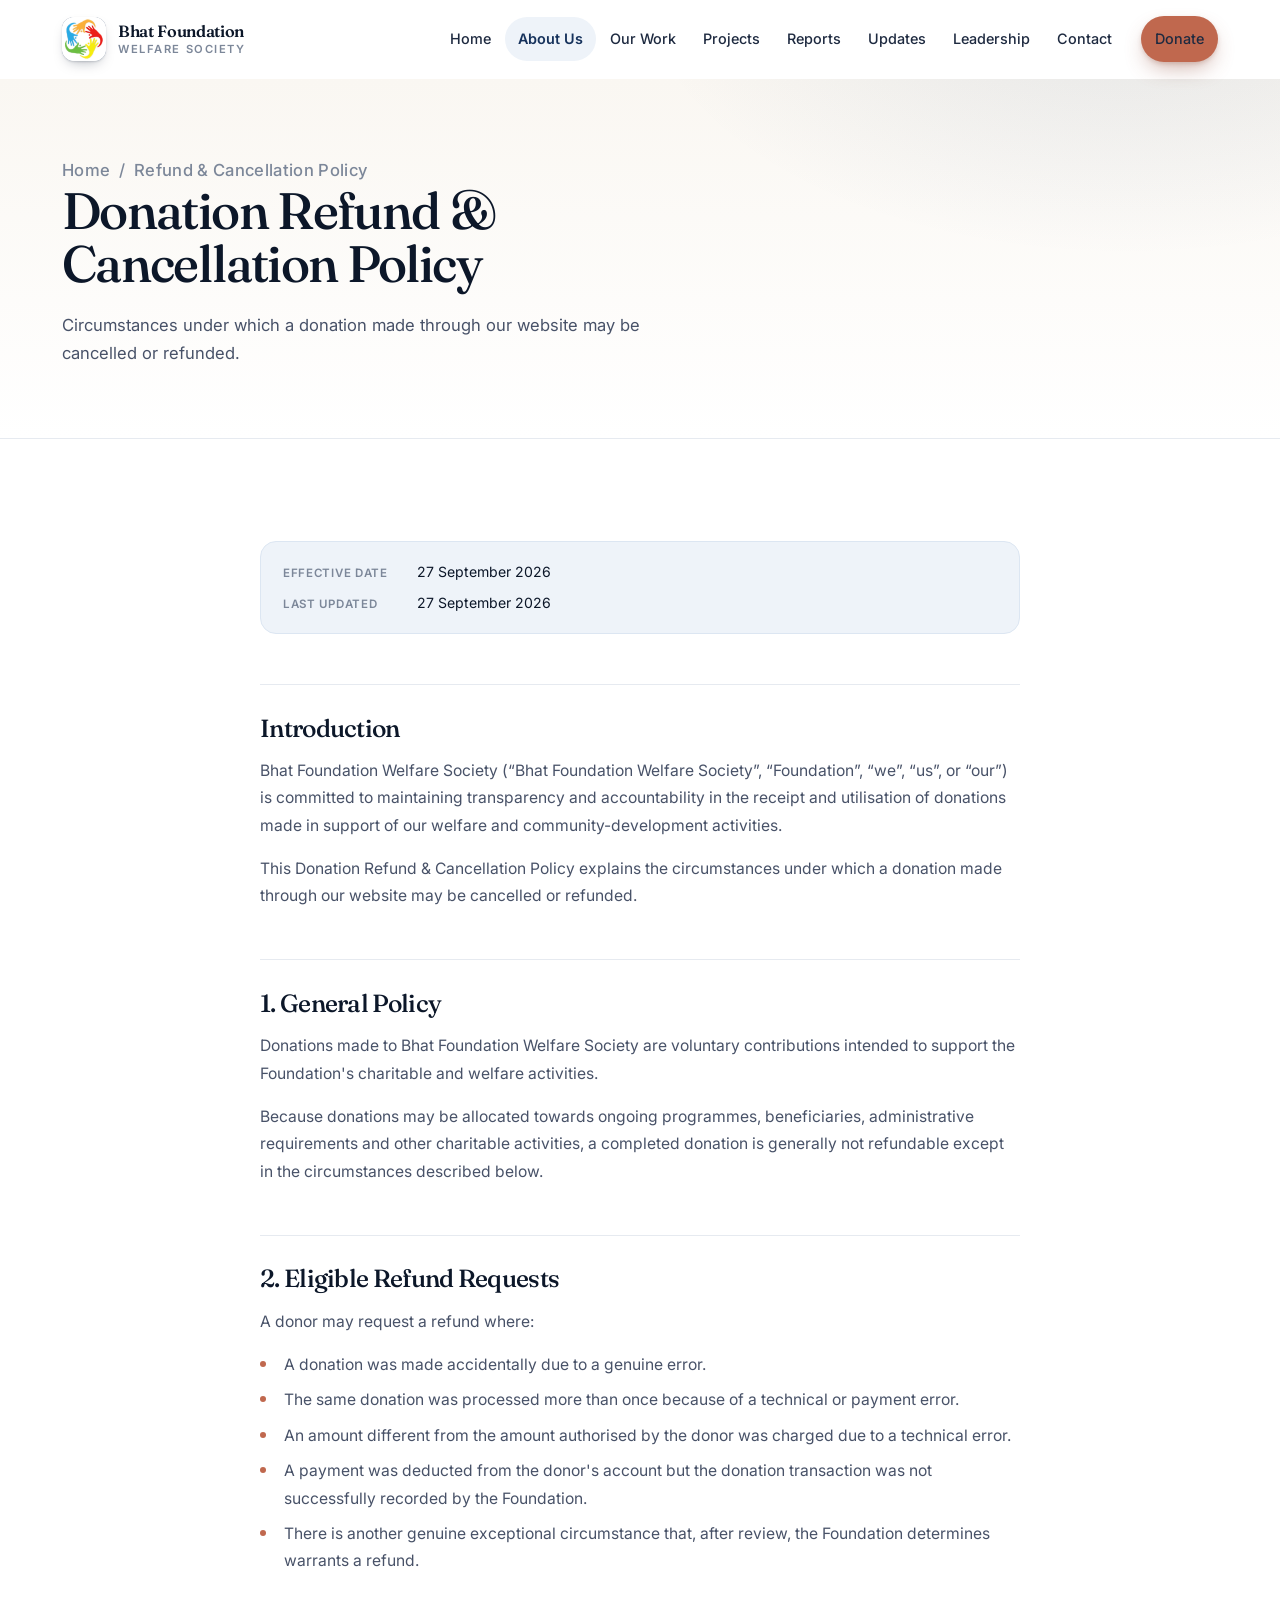
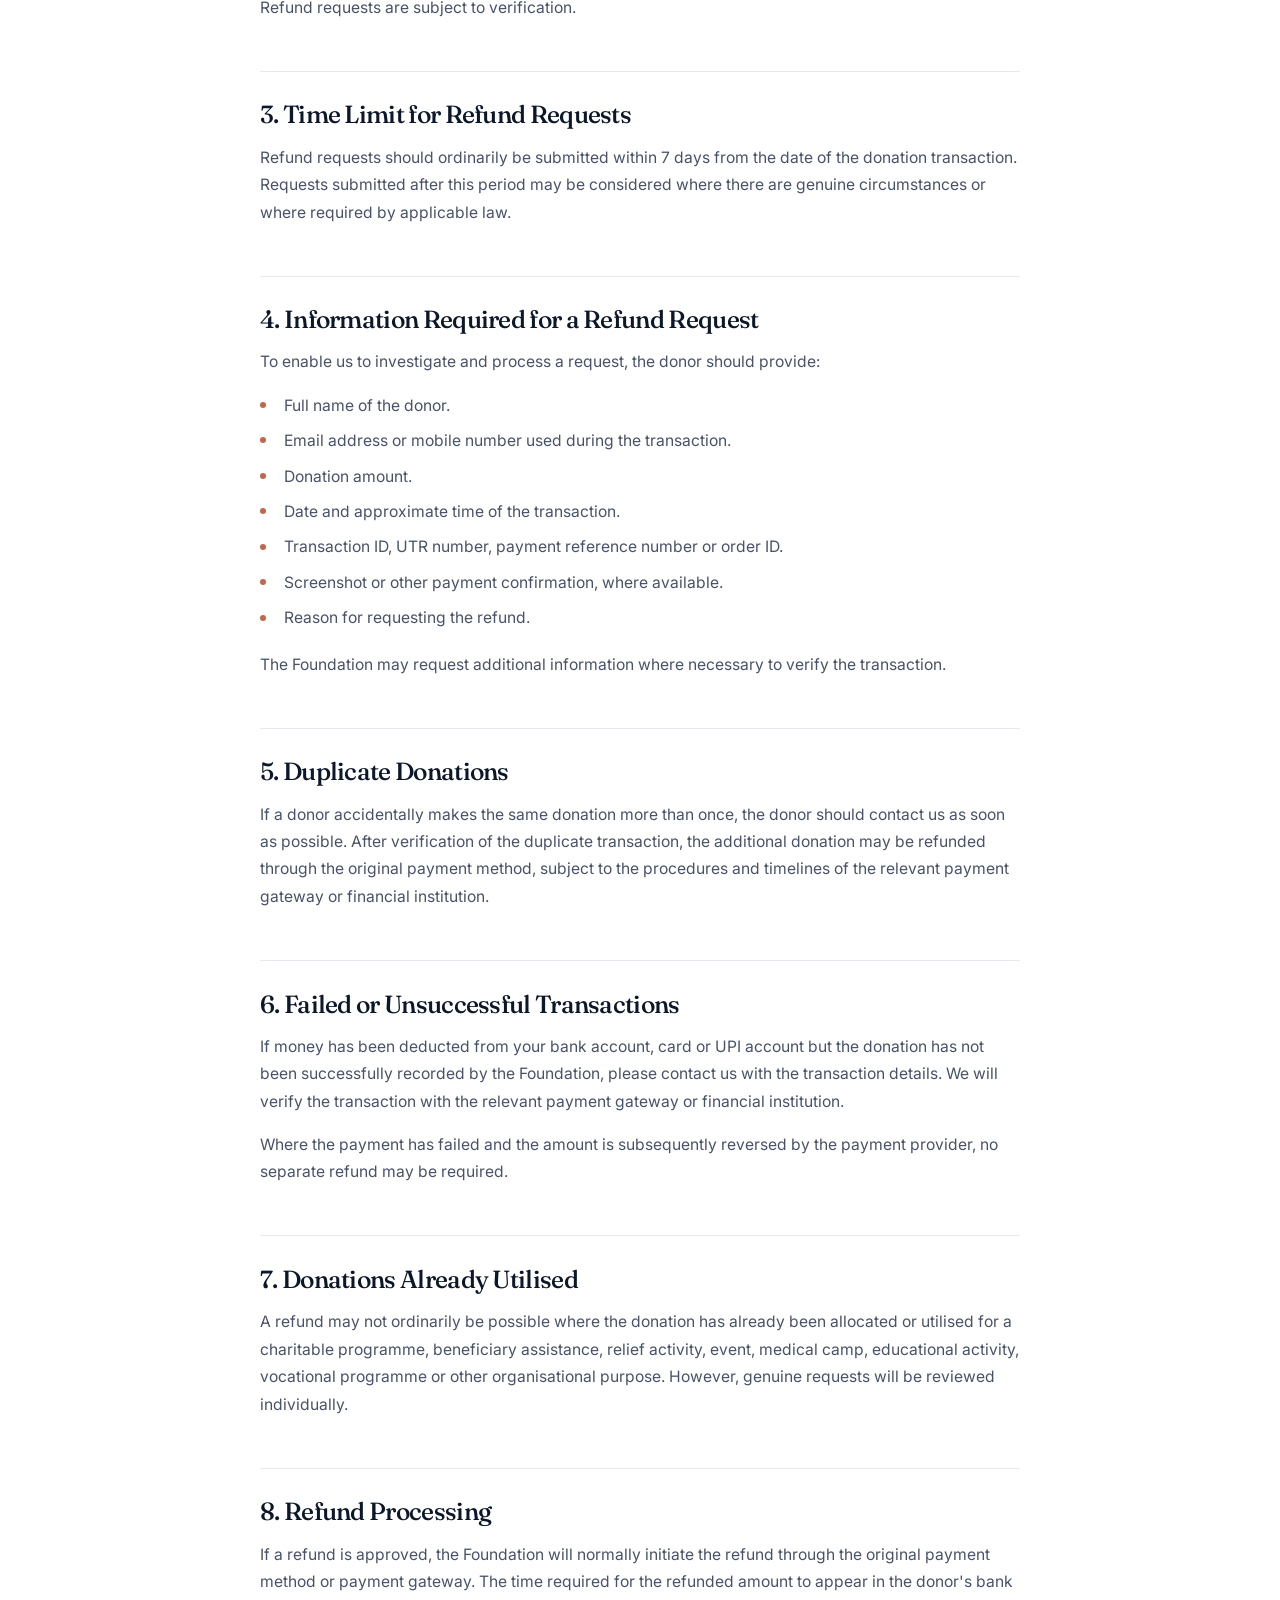
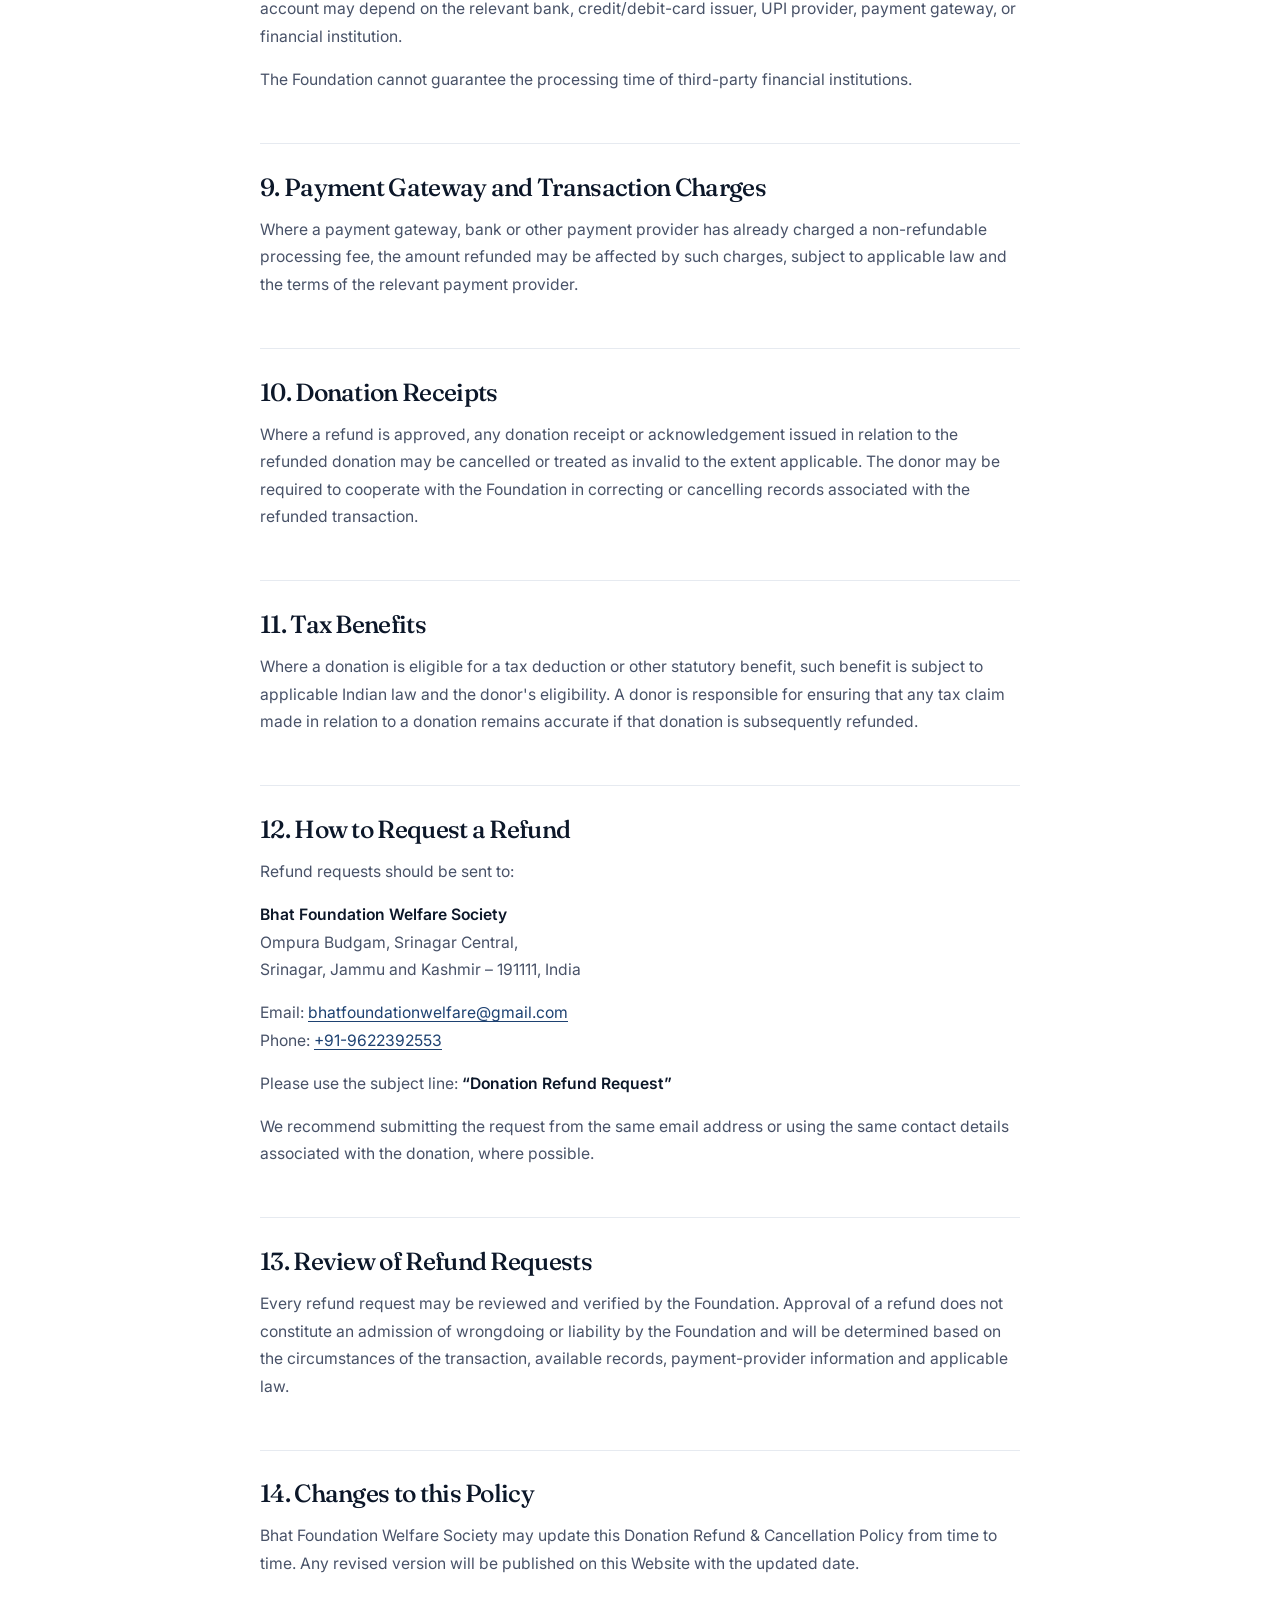
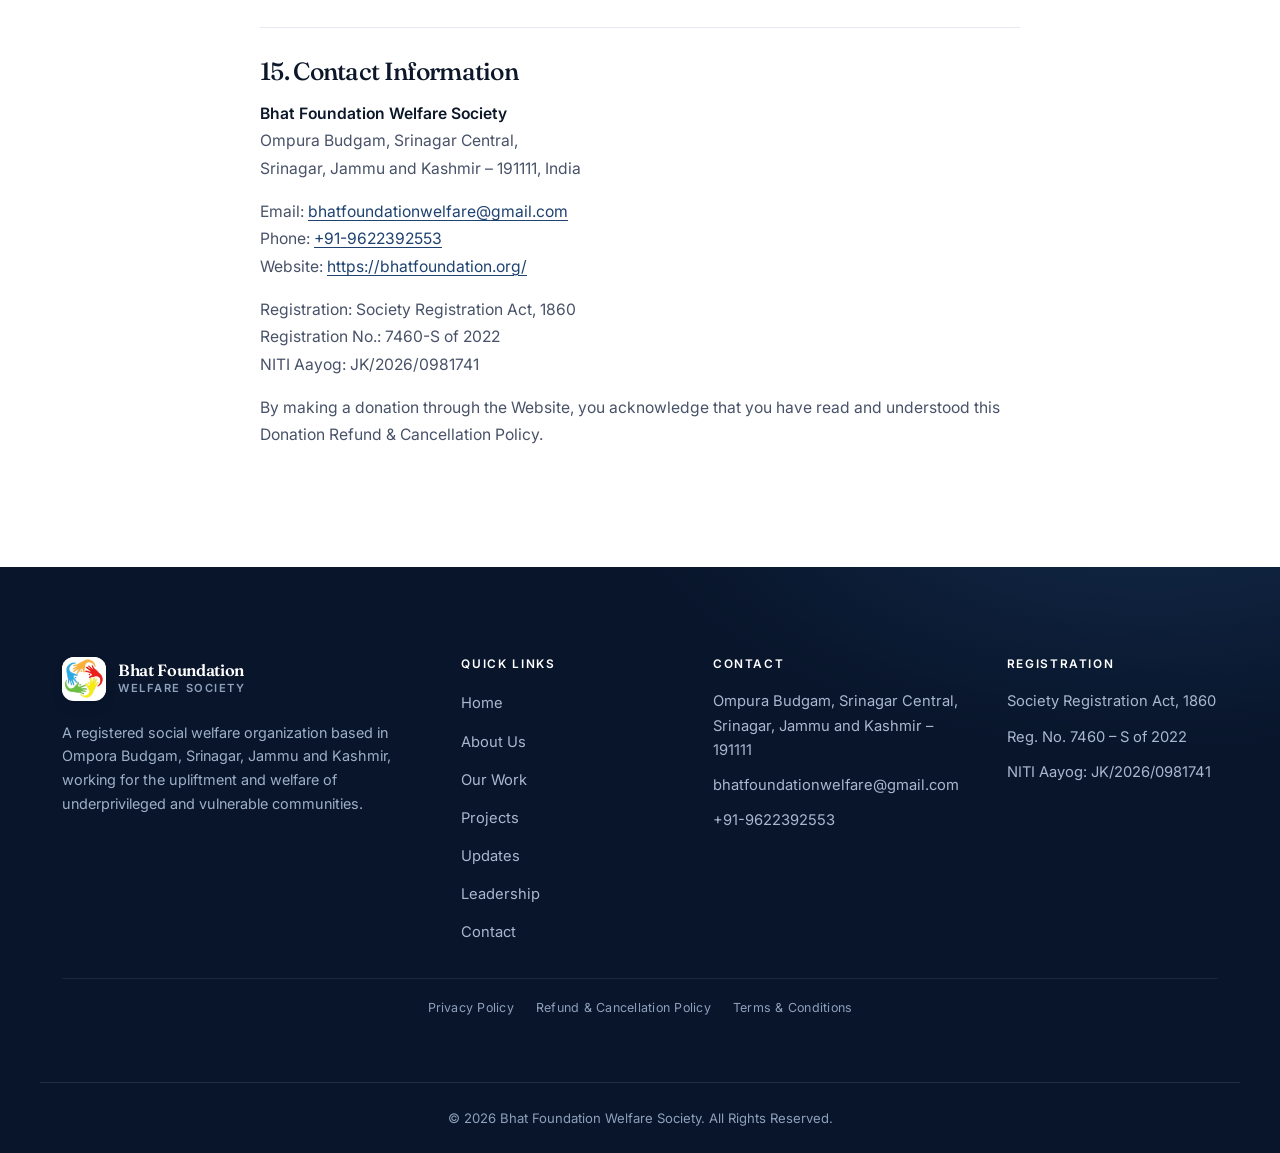
<file: refund-policy.html>
<!DOCTYPE html>
<html lang="en">
<head>
<meta charset="utf-8">
<meta name="viewport" content="width=device-width, initial-scale=1">
<title>Donation Refund &amp; Cancellation Policy | Bhat Foundation Welfare Society</title>
<meta name="description" content="Donation Refund & Cancellation Policy of Bhat Foundation Welfare Society.">
<meta name="theme-color" content="#0F2347">
<link rel="preconnect" href="https://fonts.googleapis.com">
<link rel="preconnect" href="https://fonts.gstatic.com" crossorigin>
<link href="https://fonts.googleapis.com/css2?family=Fraunces:opsz,wght@9..144,400;9..144,500;9..144,600;9..144,700&family=Inter:wght@400;500;600;700&display=swap" rel="stylesheet">
<link rel="stylesheet" href="css/styles.css">
<script>document.documentElement.classList.add('js');</script>
</head>
<body>

<a class="skip-link" href="#main">Skip to content</a>

<header class="site-header" id="siteHeader">
  <div class="container header-inner">
    <a class="brand" href="index.html" aria-label="Bhat Foundation Welfare Society — Home">
      <span class="brand-badge">
        <span class="brand-mark" aria-hidden="true">BF</span>
        <img src="images/logo.png" alt="Bhat Foundation Welfare Society logo" onerror="this.remove()">
      </span>
      <span class="brand-text">
        <strong>Bhat Foundation</strong>
        <span>Welfare Society</span>
      </span>
    </a>

    <button class="nav-toggle" id="navToggle" type="button" aria-expanded="false" aria-controls="primaryNav" aria-label="Open menu">
      <span class="nav-toggle-bars" aria-hidden="true"><i></i><i></i><i></i></span>
    </button>

    <nav class="primary-nav" id="primaryNav" aria-label="Primary">
      <ul>
          <li><a href="index.html">Home</a></li>
         <li><a href="about.html" aria-current="page">About Us</a></li>
         <li><a href="our-work.html">Our Work</a></li>
         <li><a href="projects.html">Projects</a></li>
        <li><a href="reports.html">Reports</a></li>
        <li><a href="updates.html">Updates</a></li>
        <li><a href="leadership.html">Leadership</a></li>
        <li><a href="contact.html">Contact</a></li>
    </ul>
      <a class="btn btn-primary nav-cta nav-donate" href="donate.html">Donate</a>
    </nav>
  </div>
</header>

<main id="main">

  <section class="page-hero">
    <div class="container">
      <p class="breadcrumb"><a href="index.html">Home</a> &nbsp;/&nbsp; Refund &amp; Cancellation Policy</p>
      <h1>Donation Refund &amp; Cancellation Policy</h1>
      <p>Circumstances under which a donation made through our website may be cancelled or refunded.</p>
    </div>
  </section>

  <section class="section">
    <div class="container">
      <div class="legal-content">

        <div class="legal-meta">
          <p><strong>Effective Date</strong> 27 September 2026</p>
          <p><strong>Last Updated</strong> 27 September 2026</p>
        </div>

        <h2>Introduction</h2>
        <p>Bhat Foundation Welfare Society (&ldquo;Bhat Foundation Welfare Society&rdquo;, &ldquo;Foundation&rdquo;, &ldquo;we&rdquo;, &ldquo;us&rdquo;, or &ldquo;our&rdquo;) is committed to maintaining transparency and accountability in the receipt and utilisation of donations made in support of our welfare and community-development activities.</p>
        <p>This Donation Refund &amp; Cancellation Policy explains the circumstances under which a donation made through our website may be cancelled or refunded.</p>

        <h2>1. General Policy</h2>
        <p>Donations made to Bhat Foundation Welfare Society are voluntary contributions intended to support the Foundation's charitable and welfare activities.</p>
        <p>Because donations may be allocated towards ongoing programmes, beneficiaries, administrative requirements and other charitable activities, a completed donation is generally not refundable except in the circumstances described below.</p>

        <h2>2. Eligible Refund Requests</h2>
        <p>A donor may request a refund where:</p>
        <ul>
          <li>A donation was made accidentally due to a genuine error.</li>
          <li>The same donation was processed more than once because of a technical or payment error.</li>
          <li>An amount different from the amount authorised by the donor was charged due to a technical error.</li>
          <li>A payment was deducted from the donor's account but the donation transaction was not successfully recorded by the Foundation.</li>
          <li>There is another genuine exceptional circumstance that, after review, the Foundation determines warrants a refund.</li>
        </ul>
        <p>Refund requests are subject to verification.</p>

        <h2>3. Time Limit for Refund Requests</h2>
        <p>Refund requests should ordinarily be submitted within 7 days from the date of the donation transaction. Requests submitted after this period may be considered where there are genuine circumstances or where required by applicable law.</p>

        <h2>4. Information Required for a Refund Request</h2>
        <p>To enable us to investigate and process a request, the donor should provide:</p>
        <ul>
          <li>Full name of the donor.</li>
          <li>Email address or mobile number used during the transaction.</li>
          <li>Donation amount.</li>
          <li>Date and approximate time of the transaction.</li>
          <li>Transaction ID, UTR number, payment reference number or order ID.</li>
          <li>Screenshot or other payment confirmation, where available.</li>
          <li>Reason for requesting the refund.</li>
        </ul>
        <p>The Foundation may request additional information where necessary to verify the transaction.</p>

        <h2>5. Duplicate Donations</h2>
        <p>If a donor accidentally makes the same donation more than once, the donor should contact us as soon as possible. After verification of the duplicate transaction, the additional donation may be refunded through the original payment method, subject to the procedures and timelines of the relevant payment gateway or financial institution.</p>

        <h2>6. Failed or Unsuccessful Transactions</h2>
        <p>If money has been deducted from your bank account, card or UPI account but the donation has not been successfully recorded by the Foundation, please contact us with the transaction details. We will verify the transaction with the relevant payment gateway or financial institution.</p>
        <p>Where the payment has failed and the amount is subsequently reversed by the payment provider, no separate refund may be required.</p>

        <h2>7. Donations Already Utilised</h2>
        <p>A refund may not ordinarily be possible where the donation has already been allocated or utilised for a charitable programme, beneficiary assistance, relief activity, event, medical camp, educational activity, vocational programme or other organisational purpose. However, genuine requests will be reviewed individually.</p>

        <h2>8. Refund Processing</h2>
        <p>If a refund is approved, the Foundation will normally initiate the refund through the original payment method or payment gateway. The time required for the refunded amount to appear in the donor's bank account may depend on the relevant bank, credit/debit-card issuer, UPI provider, payment gateway, or financial institution.</p>
        <p>The Foundation cannot guarantee the processing time of third-party financial institutions.</p>

        <h2>9. Payment Gateway and Transaction Charges</h2>
        <p>Where a payment gateway, bank or other payment provider has already charged a non-refundable processing fee, the amount refunded may be affected by such charges, subject to applicable law and the terms of the relevant payment provider.</p>

        <h2>10. Donation Receipts</h2>
        <p>Where a refund is approved, any donation receipt or acknowledgement issued in relation to the refunded donation may be cancelled or treated as invalid to the extent applicable. The donor may be required to cooperate with the Foundation in correcting or cancelling records associated with the refunded transaction.</p>

        <h2>11. Tax Benefits</h2>
        <p>Where a donation is eligible for a tax deduction or other statutory benefit, such benefit is subject to applicable Indian law and the donor's eligibility. A donor is responsible for ensuring that any tax claim made in relation to a donation remains accurate if that donation is subsequently refunded.</p>

        <h2>12. How to Request a Refund</h2>
        <p>Refund requests should be sent to:</p>
        <p><strong>Bhat Foundation Welfare Society</strong><br>Ompura Budgam, Srinagar Central,<br>Srinagar, Jammu and Kashmir &ndash; 191111, India</p>
        <p>Email: <a href="mailto:bhatfoundationwelfare@gmail.com">bhatfoundationwelfare@gmail.com</a><br>Phone: <a href="tel:+919622392553">+91-9622392553</a></p>
        <p>Please use the subject line: <strong>&ldquo;Donation Refund Request&rdquo;</strong></p>
        <p>We recommend submitting the request from the same email address or using the same contact details associated with the donation, where possible.</p>

        <h2>13. Review of Refund Requests</h2>
        <p>Every refund request may be reviewed and verified by the Foundation. Approval of a refund does not constitute an admission of wrongdoing or liability by the Foundation and will be determined based on the circumstances of the transaction, available records, payment-provider information and applicable law.</p>

        <h2>14. Changes to this Policy</h2>
        <p>Bhat Foundation Welfare Society may update this Donation Refund &amp; Cancellation Policy from time to time. Any revised version will be published on this Website with the updated date.</p>

        <h2>15. Contact Information</h2>
        <p><strong>Bhat Foundation Welfare Society</strong><br>Ompura Budgam, Srinagar Central,<br>Srinagar, Jammu and Kashmir &ndash; 191111, India</p>
        <p>Email: <a href="mailto:bhatfoundationwelfare@gmail.com">bhatfoundationwelfare@gmail.com</a><br>Phone: <a href="tel:+919622392553">+91-9622392553</a><br>Website: <a href="https://bhatfoundation.org/">https://bhatfoundation.org/</a></p>
        <p>Registration: Society Registration Act, 1860<br>Registration No.: 7460-S of 2022<br>NITI Aayog: JK/2026/0981741</p>
        <p>By making a donation through the Website, you acknowledge that you have read and understood this Donation Refund &amp; Cancellation Policy.</p>

      </div>
    </div>
  </section>

</main>

<footer class="site-footer">
  <div class="container footer-grid">
    <div class="footer-brand">
      <a class="brand brand--footer" href="index.html">
        <span class="brand-badge">
          <span class="brand-mark" aria-hidden="true">BF</span>
          <img src="images/logo.png" alt="" onerror="this.remove()">
        </span>
        <span class="brand-text"><strong>Bhat Foundation</strong><span>Welfare Society</span></span>
      </a>
      <p class="footer-desc">A registered social welfare organization based in Ompora Budgam, Srinagar, Jammu and Kashmir, working for the upliftment and welfare of underprivileged and vulnerable communities.</p>
    </div>
    <nav class="footer-col" aria-label="Quick links">
      <h3>Quick Links</h3>
      <ul>
        <li><a href="index.html">Home</a></li>
        <li><a href="about.html">About Us</a></li>
        <li><a href="our-work.html">Our Work</a></li>
        <li><a href="projects.html">Projects</a></li>
        <li><a href="updates.html">Updates</a></li>
        <li><a href="leadership.html">Leadership</a></li>
        <li><a href="contact.html">Contact</a></li>
      </ul>
    </nav>
    <div class="footer-col">
      <h3>Contact</h3>
      <ul class="footer-contact">
        <li>Ompura Budgam, Srinagar Central,<br>Srinagar, Jammu and Kashmir &ndash; 191111</li>
        <li><a href="mailto:bhatfoundationwelfare@gmail.com">bhatfoundationwelfare@gmail.com</a></li>
        <li><a href="tel:+919622392553">+91-9622392553</a></li>
      </ul>
    </div>
    <div class="footer-col">
      <h3>Registration</h3>
      <ul class="footer-contact">
        <li>Society Registration Act, 1860</li>
        <li>Reg. No. 7460 &ndash; S of 2022</li>
        <li>NITI Aayog: JK/2026/0981741</li>
      </ul>
    </div>
  </div>
  <div class="container">
    <nav class="footer-legal" aria-label="Legal">
      <a href="privacy-policy.html">Privacy Policy</a>
      <a href="refund-policy.html">Refund &amp; Cancellation Policy</a>
      <a href="terms.html">Terms &amp; Conditions</a>
    </nav>
  </div>
  <div class="container footer-bottom">
    <p>&copy; <span id="year">2026</span> Bhat Foundation Welfare Society. All Rights Reserved.</p>
  </div>
</footer>

<script src="js/main.js"></script>
</body>
</html>
</file>
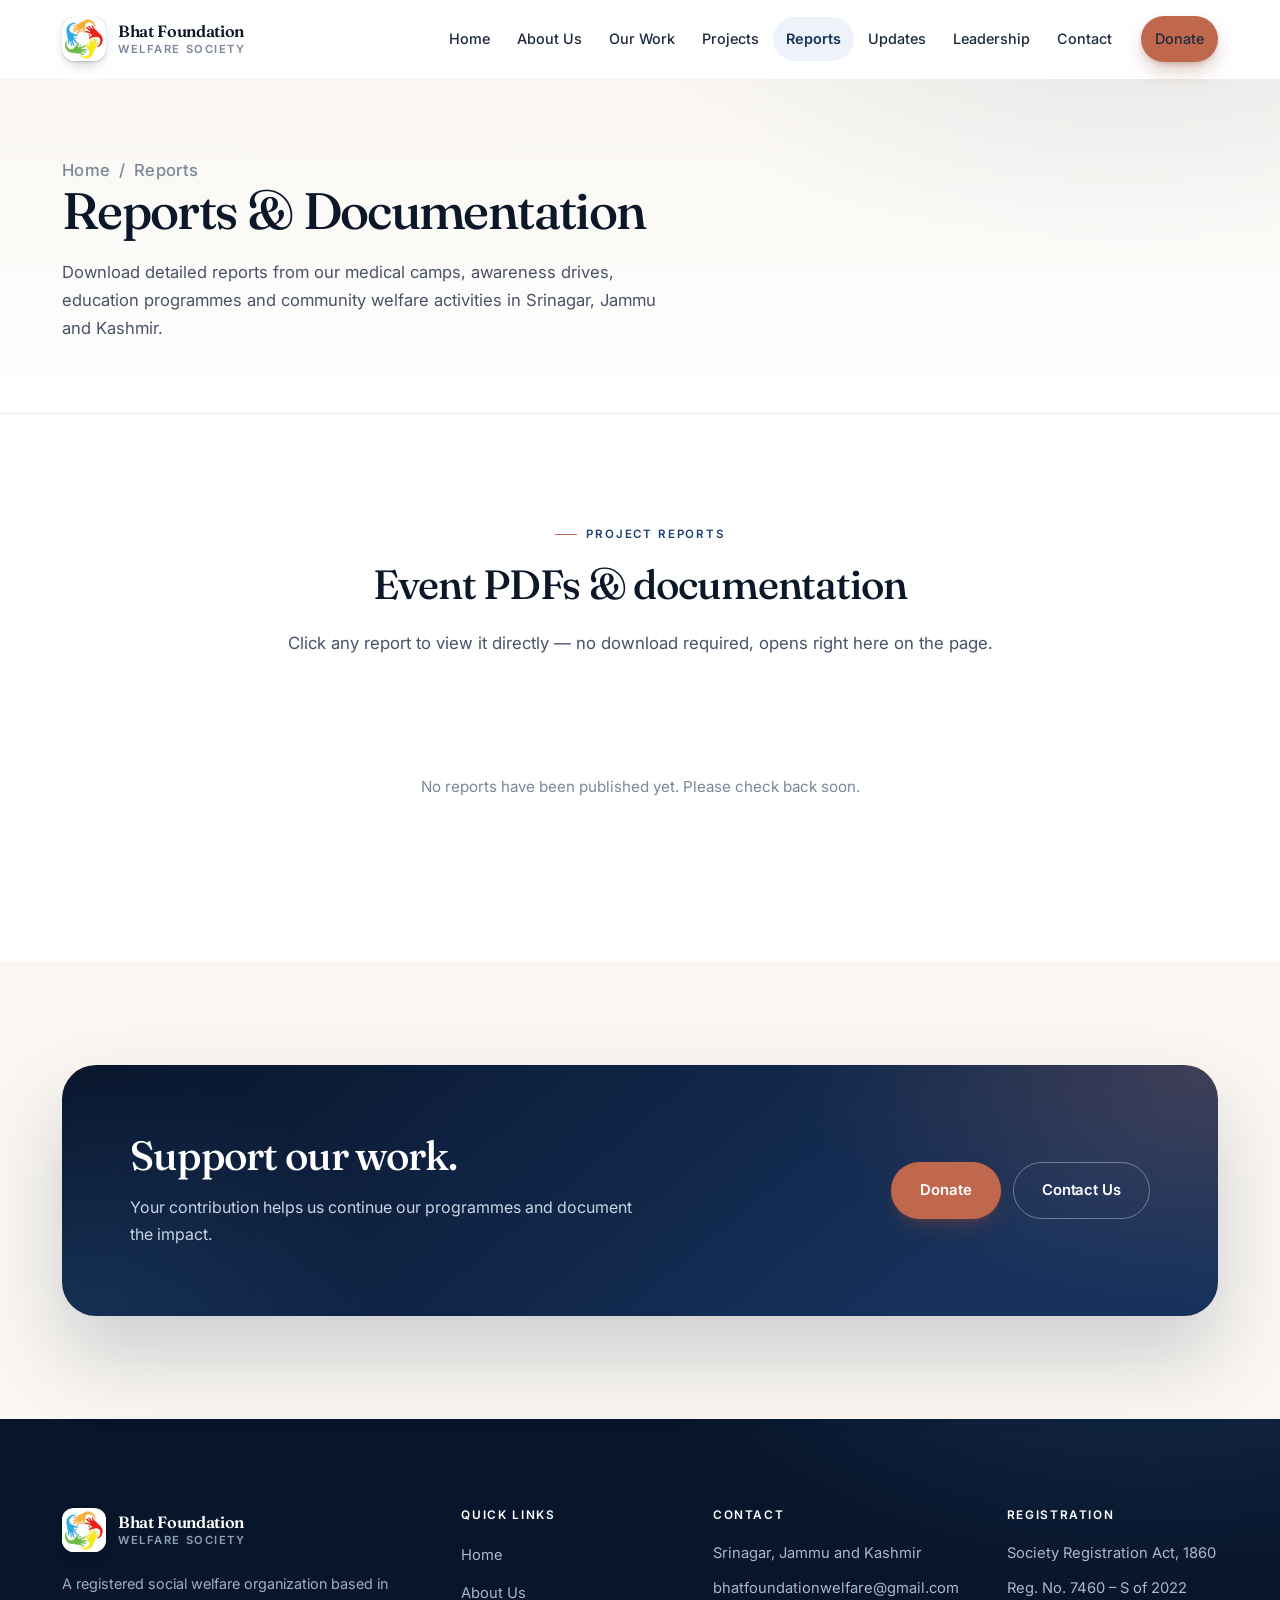
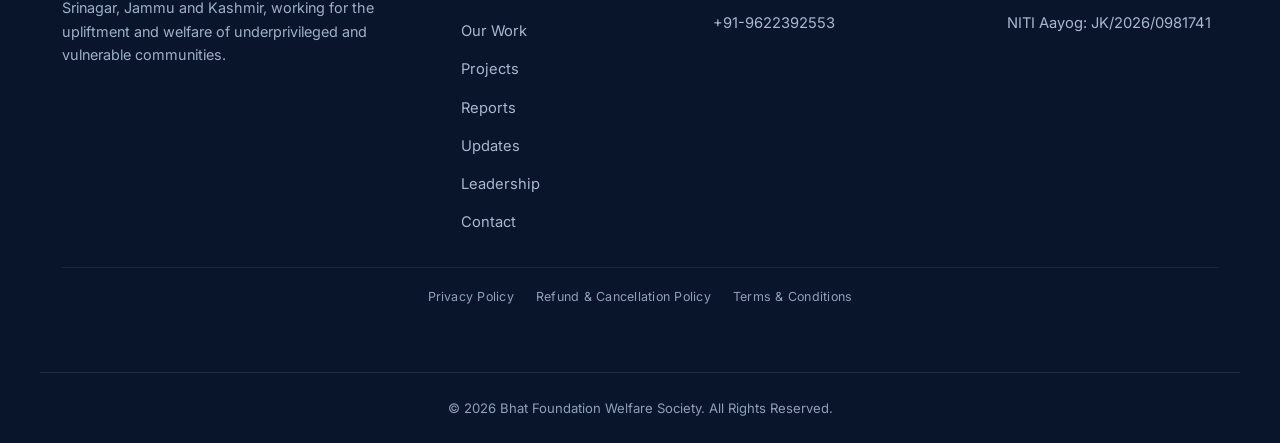
<file: reports.html>
<!DOCTYPE html>
<html lang="en">
<head>
<meta charset="utf-8">
<meta name="viewport" content="width=device-width, initial-scale=1">
<title>Reports &amp; Documentation | Bhat Foundation Welfare Society</title>
<meta name="description" content="Download detailed project reports and event PDFs from Bhat Foundation Welfare Society — medical camps, awareness drives and community programmes in Srinagar, Jammu and Kashmir.">
<meta name="theme-color" content="#0F2347">
<link rel="preconnect" href="https://fonts.googleapis.com">
<link rel="preconnect" href="https://fonts.gstatic.com" crossorigin>
<link href="https://fonts.googleapis.com/css2?family=Fraunces:opsz,wght@9..144,400;9..144,500;9..144,600;9..144,700&family=Inter:wght@400;500;600;700&display=swap" rel="stylesheet">
<link rel="stylesheet" href="css/styles.css">
<script>document.documentElement.classList.add('js');</script>
</head>
<body>

<a class="skip-link" href="#main">Skip to content</a>

<header class="site-header" id="siteHeader">
  <div class="container header-inner">
    <a class="brand" href="index.html" aria-label="Bhat Foundation Welfare Society — Home">
      <span class="brand-badge">
        <span class="brand-mark" aria-hidden="true">BF</span>
        <img src="images/logo.png" alt="Bhat Foundation Welfare Society logo" onerror="this.remove()">
      </span>
      <span class="brand-text">
        <strong>Bhat Foundation</strong>
        <span>Welfare Society</span>
      </span>
    </a>

    <button class="nav-toggle" id="navToggle" type="button" aria-expanded="false" aria-controls="primaryNav" aria-label="Open menu">
      <span class="nav-toggle-bars" aria-hidden="true"><i></i><i></i><i></i></span>
    </button>

    <nav class="primary-nav" id="primaryNav" aria-label="Primary">
      <ul>
        <li><a href="index.html">Home</a></li>
        <li><a href="about.html">About Us</a></li>
        <li><a href="our-work.html">Our Work</a></li>
        <li><a href="projects.html">Projects</a></li>
        <li><a href="reports.html" aria-current="page">Reports</a></li>
        <li><a href="updates.html">Updates</a></li>
        <li><a href="leadership.html">Leadership</a></li>
        <li><a href="contact.html">Contact</a></li>
      </ul>
      <a class="btn btn-primary nav-cta nav-donate" href="donate.html">Donate</a>
    </nav>
  </div>
</header>

<main id="main">

  <section class="page-hero">
    <div class="container">
      <p class="breadcrumb"><a href="index.html">Home</a> &nbsp;/&nbsp; Reports</p>
      <h1>Reports &amp; Documentation</h1>
      <p>Download detailed reports from our medical camps, awareness drives, education programmes and community welfare activities in Srinagar, Jammu and Kashmir.</p>
    </div>
  </section>

  <section class="section">
    <div class="container">
      <div class="section-head section-head--center">
        <p class="eyebrow">Project Reports</p>
        <h2>Event PDFs &amp; documentation</h2>
        <p class="section-sub">Click any report to view it directly — no download required, opens right here on the page.</p>
      </div>

      <div class="reports-grid" id="reportsGrid">
        <div class="loading-state">Loading reports…</div>
      </div>

      <p id="reportsEmpty" style="display:none;text-align:center;color:var(--muted);margin-top:24px;"></p>
    </div>
  </section>

  <section class="section section--soft">
    <div class="container">
      <div class="cta-band">
        <div class="cta-band-text">
          <h2>Support our work.</h2>
          <p>Your contribution helps us continue our programmes and document the impact.</p>
        </div>
        <div class="cta-band-actions">
          <a class="btn btn-accent" href="donate.html">Donate</a>
          <a class="btn btn-outline-light" href="contact.html">Contact Us</a>
        </div>
      </div>
    </div>
  </section>

</main>

<footer class="site-footer">
  <div class="container footer-grid">
    <div class="footer-brand">
      <a class="brand brand--footer" href="index.html">
        <span class="brand-badge">
          <span class="brand-mark" aria-hidden="true">BF</span>
          <img src="images/logo.png" alt="" onerror="this.remove()">
        </span>
        <span class="brand-text"><strong>Bhat Foundation</strong><span>Welfare Society</span></span>
      </a>
      <p class="footer-desc">A registered social welfare organization based in Srinagar, Jammu and Kashmir, working for the upliftment and welfare of underprivileged and vulnerable communities.</p>
    </div>
    <nav class="footer-col" aria-label="Quick links">
      <h3>Quick Links</h3>
      <ul>
        <li><a href="index.html">Home</a></li>
        <li><a href="about.html">About Us</a></li>
        <li><a href="our-work.html">Our Work</a></li>
        <li><a href="projects.html">Projects</a></li>
        <li><a href="reports.html">Reports</a></li>
        <li><a href="updates.html">Updates</a></li>
        <li><a href="leadership.html">Leadership</a></li>
        <li><a href="contact.html">Contact</a></li>
      </ul>
    </nav>
    <div class="footer-col">
      <h3>Contact</h3>
      <ul class="footer-contact">
        <li>Srinagar, Jammu and Kashmir</li>
        <li><a href="mailto:bhatfoundationwelfare@gmail.com">bhatfoundationwelfare@gmail.com</a></li>
        <li><a href="tel:+919622392553">+91-9622392553</a></li>
      </ul>
    </div>
    <div class="footer-col">
      <h3>Registration</h3>
      <ul class="footer-contact">
        <li>Society Registration Act, 1860</li>
        <li>Reg. No. 7460 &ndash; S of 2022</li>
        <li>NITI Aayog: JK/2026/0981741</li>
      </ul>
    </div>
  </div>
  <div class="container">
    <nav class="footer-legal" aria-label="Legal">
      <a href="privacy-policy.html">Privacy Policy</a>
      <a href="refund-policy.html">Refund &amp; Cancellation Policy</a>
      <a href="terms.html">Terms &amp; Conditions</a>
    </nav>
  </div>
  <div class="container footer-bottom">
    <p>&copy; <span id="year">2026</span> Bhat Foundation Welfare Society. All Rights Reserved.</p>
  </div>
</footer>

<div class="pdf-modal" id="pdfModal" aria-hidden="true" role="dialog" aria-labelledby="pdfModalTitle">
  <div class="pdf-modal-head">
    <h3 class="pdf-modal-title" id="pdfModalTitle"></h3>
    <button class="pdf-modal-close" type="button" aria-label="Close PDF viewer" id="pdfModalClose">
      <svg viewBox="0 0 24 24" aria-hidden="true"><path d="M18 6 6 18M6 6l12 12"/></svg>
    </button>
  </div>
  <div class="pdf-modal-frame">
    <iframe id="pdfModalFrame" src="about:blank" title="PDF viewer"></iframe>
    <div class="pdf-loading" id="pdfLoading">Loading report…</div>
  </div>
</div>

<script src="js/projects-data.js"></script>
<script src="js/main.js"></script>
<script>
(function () {
  'use strict';

  function escapeHTML(str) {
    return String(str == null ? '' : str)
      .replace(/&/g, '&amp;').replace(/</g, '&lt;').replace(/>/g, '&gt;')
      .replace(/"/g, '&quot;').replace(/'/g, '&#39;');
  }

  function formatDate(iso) {
    if (!iso) return '';
    var M = ['January','February','March','April','May','June','July','August','September','October','November','December'];
    var d = new Date(iso);
    if (isNaN(d)) return iso;
    return d.getDate() + ' ' + M[d.getMonth()] + ' ' + d.getFullYear();
  }

  function renderReports(reports) {
    var grid = document.getElementById('reportsGrid');
    var empty = document.getElementById('reportsEmpty');
    if (!grid) return;

    if (!reports || !reports.length) {
      grid.innerHTML = '<div class="empty-state">No reports have been published yet. Please check back soon.</div>';
      if (empty) empty.style.display = 'none';
      return;
    }

    grid.innerHTML = reports.map(function (p, i) {
      var cat = p.category ? '<span class="report-cat">' + escapeHTML(p.category) + '</span>' : '';
      var date = p.date ? '<span class="report-date">' + escapeHTML(formatDate(p.date)) + '</span>' : '';
      var sum = p.summary ? '<p class="report-summary">' + escapeHTML(p.summary) + '</p>' : '';
      var btn = p.pdfId
        ? '<button class="report-view" type="button" data-index="' + i + '">View Report <svg viewBox="0 0 24 24" aria-hidden="true"><path d="M5 12h14M13 5l7 7-7 7"/></svg></button>'
        : '';

      var thumbHTML;
      if (p.thumbnail) {
        var thumbSrc;
        if (p.thumbnail.indexOf('http') === 0) {
          var idMatch = p.thumbnail.match(/\/file\/d\/([A-Za-z0-9_-]+)/) || p.thumbnail.match(/[?&]id=([A-Za-z0-9_-]+)/);
          thumbSrc = idMatch
            ? 'https://drive.google.com/thumbnail?id=' + idMatch[1] + '&sz=w800'
            : p.thumbnail;
        } else {
          thumbSrc = 'images/' + p.thumbnail;
        }
        thumbHTML = '<div class="report-thumb report-thumb--image">' +
          '<img src="' + escapeHTML(thumbSrc) + '" alt="' + escapeHTML(p.title) + '" loading="lazy">' +
        '</div>';
      } else {
        thumbHTML = '<div class="report-thumb">' +
          '<svg viewBox="0 0 24 24" aria-hidden="true">' +
            '<path d="M14 3v5h5"/>' +
            '<path d="M14 3H6a2 2 0 0 0-2 2v14a2 2 0 0 0 2 2h12a2 2 0 0 0 2-2V8Z"/>' +
            '<path d="M9 13h6M9 17h6M9 9h1"/>' +
          '</svg>' +
        '</div>';
      }

      return '<article class="report-card">' +
        thumbHTML +
        '<div class="report-body">' +
          cat +
          '<h3>' + escapeHTML(p.title) + '</h3>' +
          date +
          sum +
          btn +
        '</div>' +
      '</article>';
    }).join('');

    grid.querySelectorAll('.report-view').forEach(function (btn) {
      btn.addEventListener('click', function () {
        var r = reports[Number(btn.getAttribute('data-index'))];
        if (r) openPdfModal(r.pdfId, r.title);
      });
    });
  }

  var modal, modalFrame, modalTitle, modalClose, loadingEl;

  function openPdfModal(pdfRef, title) {
    if (!modal) return;
    modalTitle.textContent = title || 'Report';
    loadingEl.classList.remove('is-hidden');

    var src;
    if (pdfRef.indexOf("url:") === 0) {
      src = pdfRef.substring(4);
    } else if (pdfRef.indexOf("drive:") === 0) {
      src = 'https://drive.google.com/file/d/' + pdfRef.substring(6) + '/preview';
    } else {
      src = 'https://drive.google.com/file/d/' + pdfRef + '/preview';
    }

    modalFrame.src = src;
    modal.classList.add('is-open');
    modal.setAttribute('aria-hidden', 'false');
    document.body.classList.add('modal-open');
  }

  function closePdfModal() {
    if (!modal) return;
    modal.classList.remove('is-open');
    modal.setAttribute('aria-hidden', 'true');
    document.body.classList.remove('modal-open');
    modalFrame.src = 'about:blank';
  }

  function initModal() {
    modal = document.getElementById('pdfModal');
    modalFrame = document.getElementById('pdfModalFrame');
    modalTitle = document.getElementById('pdfModalTitle');
    modalClose = document.getElementById('pdfModalClose');
    loadingEl = document.getElementById('pdfLoading');
    if (!modal) return;

    modalClose.addEventListener('click', closePdfModal);
    modal.addEventListener('click', function (e) { if (e.target === modal) closePdfModal(); });
    document.addEventListener('keydown', function (e) {
      if (e.key === 'Escape' && modal.classList.contains('is-open')) closePdfModal();
    });
    modalFrame.addEventListener('load', function () {
      if (modalFrame.src && modalFrame.src !== 'about:blank') {
        setTimeout(function () { loadingEl.classList.add('is-hidden'); }, 300);
      }
    });
  }

  initModal();
  loadProjects().then(renderReports);

  (function () {
    var params = new URLSearchParams(window.location.search);
    var pdfParam = params.get('pdf');
    var titleParam = params.get('title');
    if (!pdfParam) return;

    var ref;
    if (pdfParam.indexOf("http") === 0) {
      ref = "url:" + pdfParam;
    } else if (pdfParam.indexOf("url:") === 0 || pdfParam.indexOf("drive:") === 0) {
      ref = pdfParam;
    } else {
      ref = "drive:" + pdfParam;
    }

    setTimeout(function () {
      openPdfModal(ref, titleParam || 'Report');
      if (window.history && window.history.replaceState) {
        window.history.replaceState({}, '', window.location.pathname);
      }
    }, 400);
  })();
})();
</script>
</body>
</html>
</file>
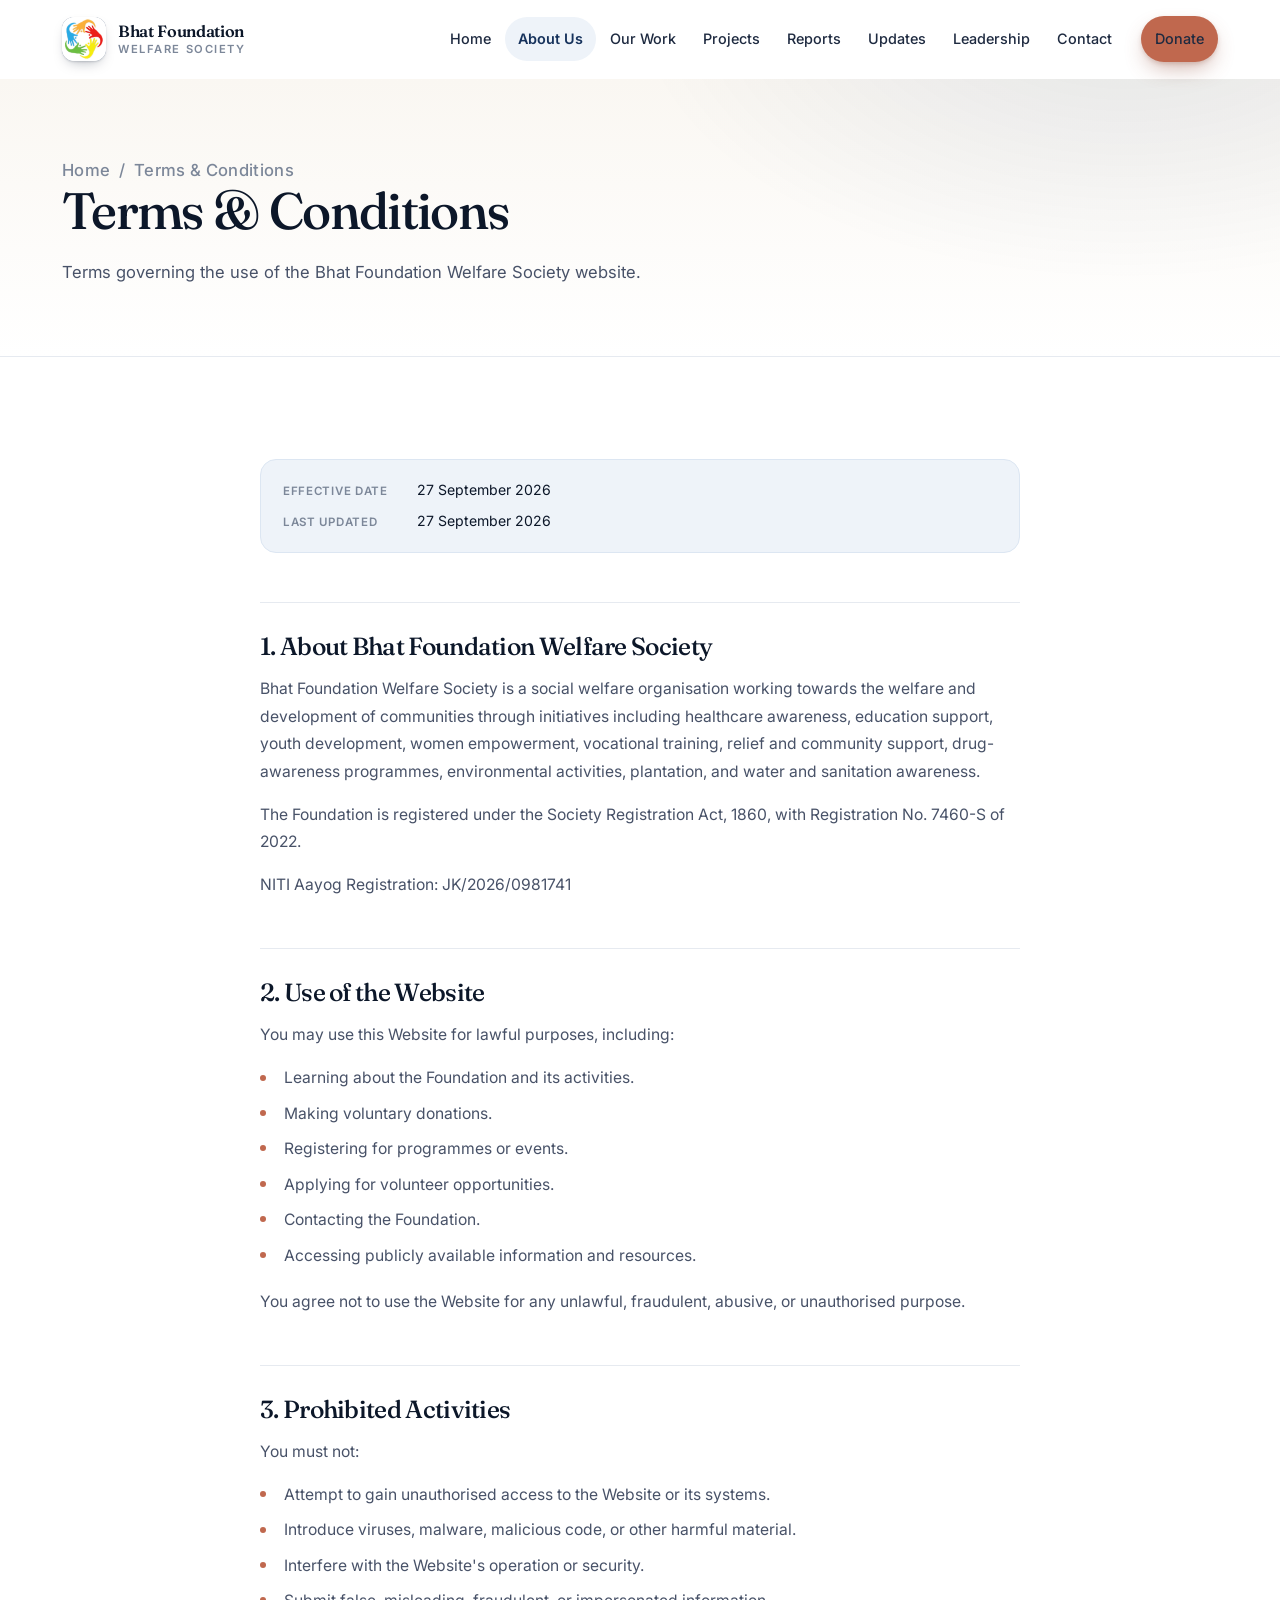
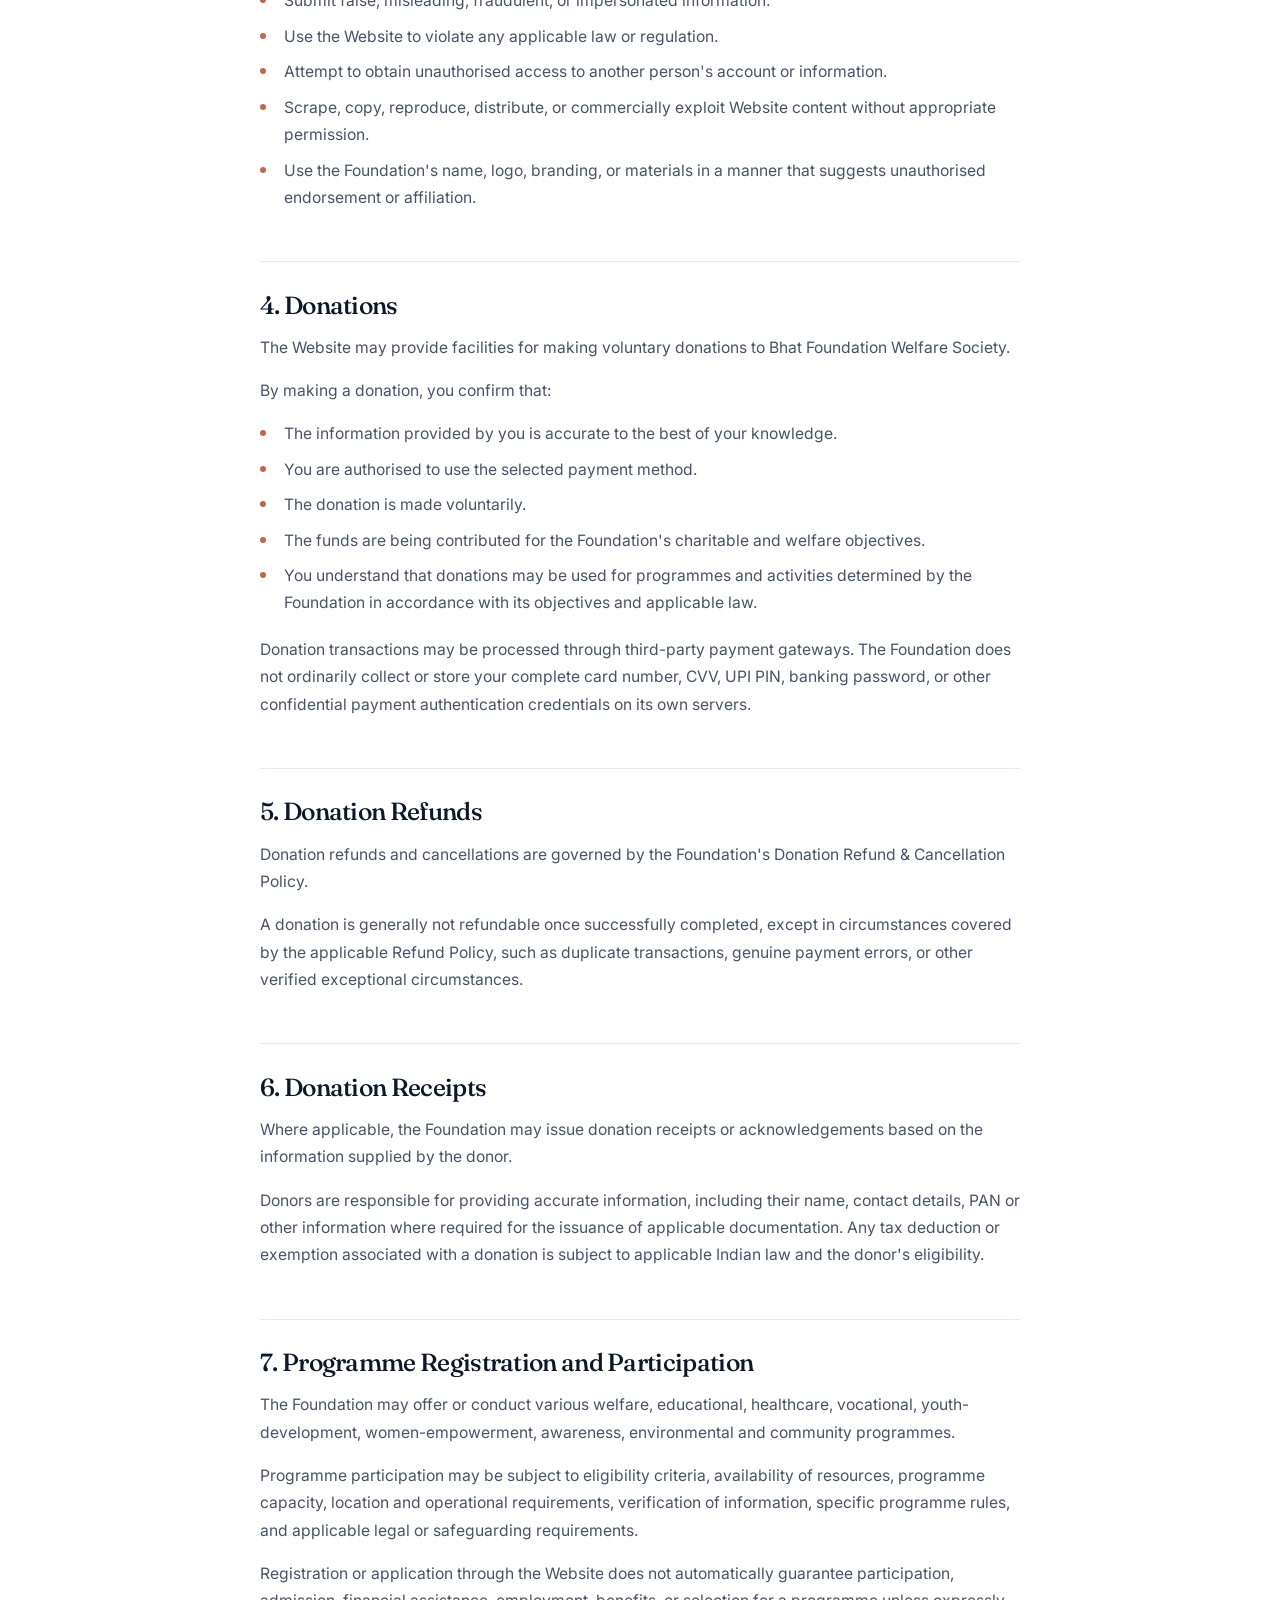
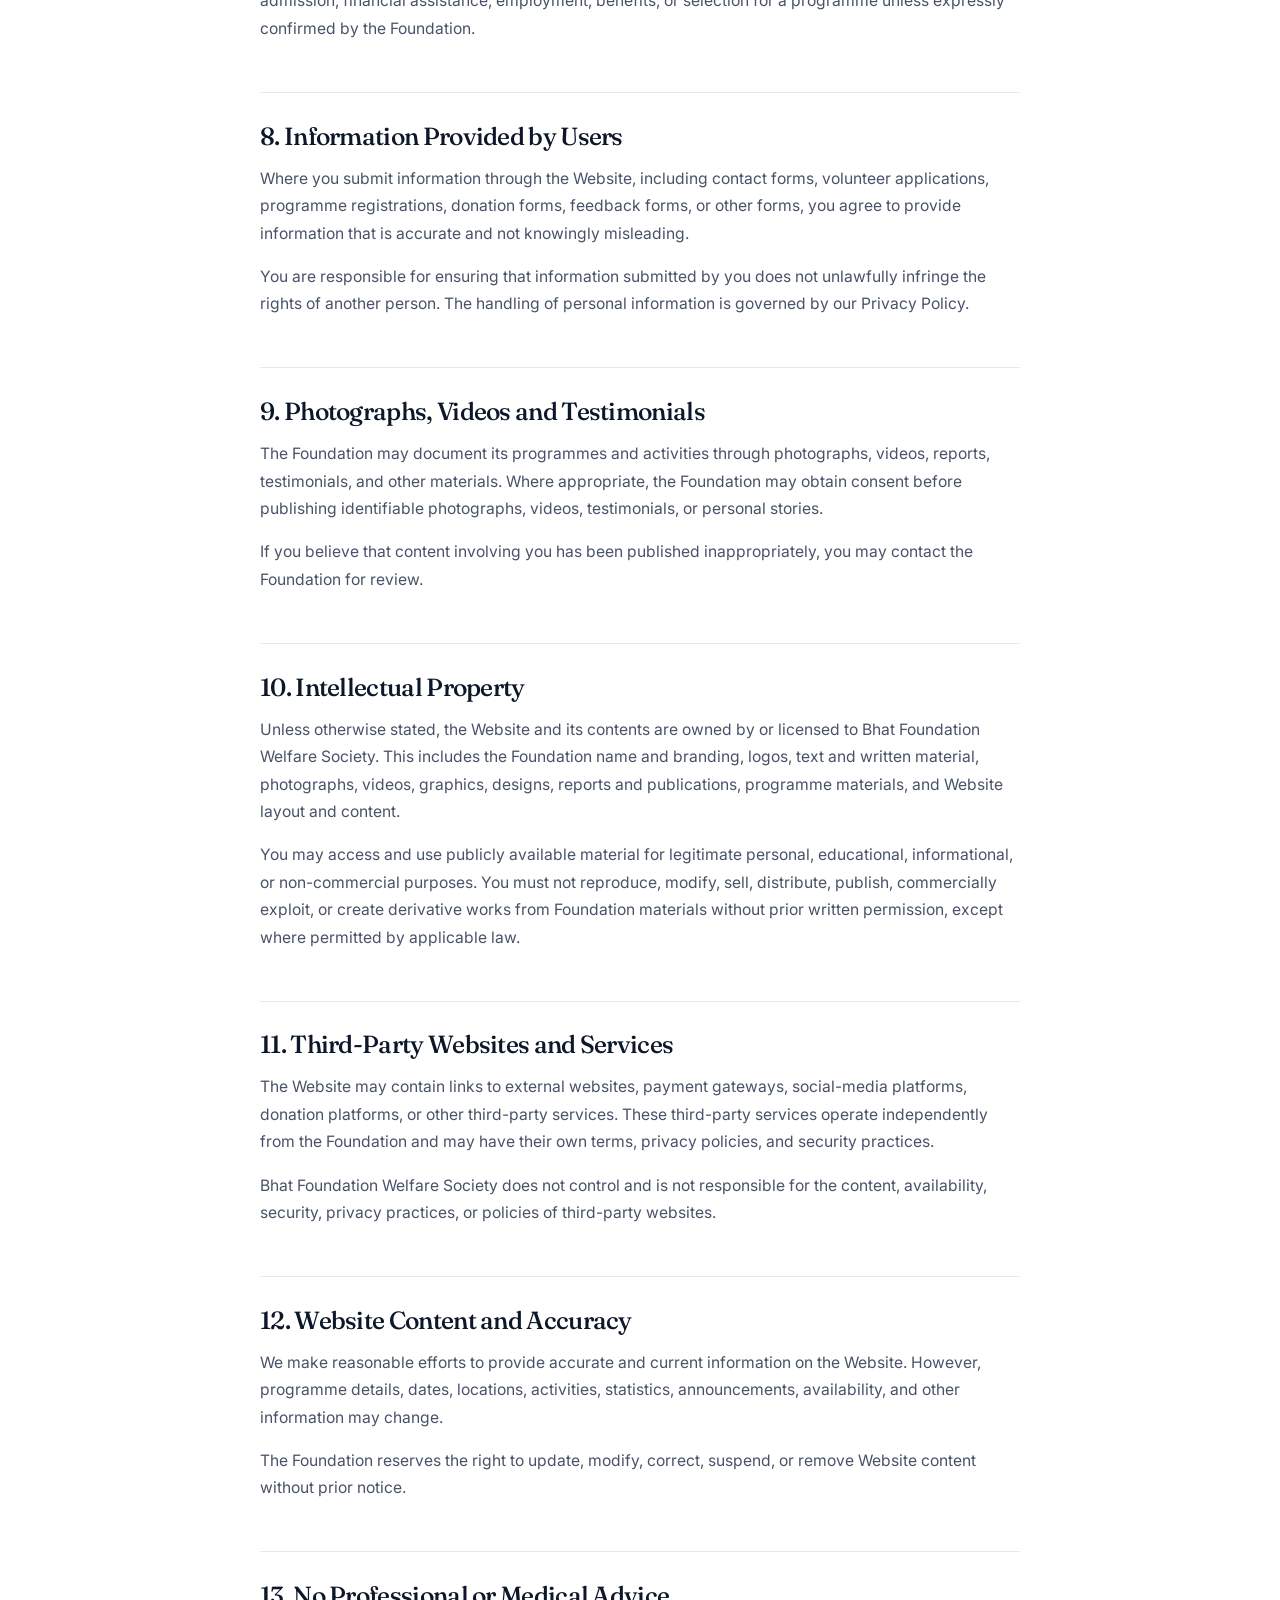
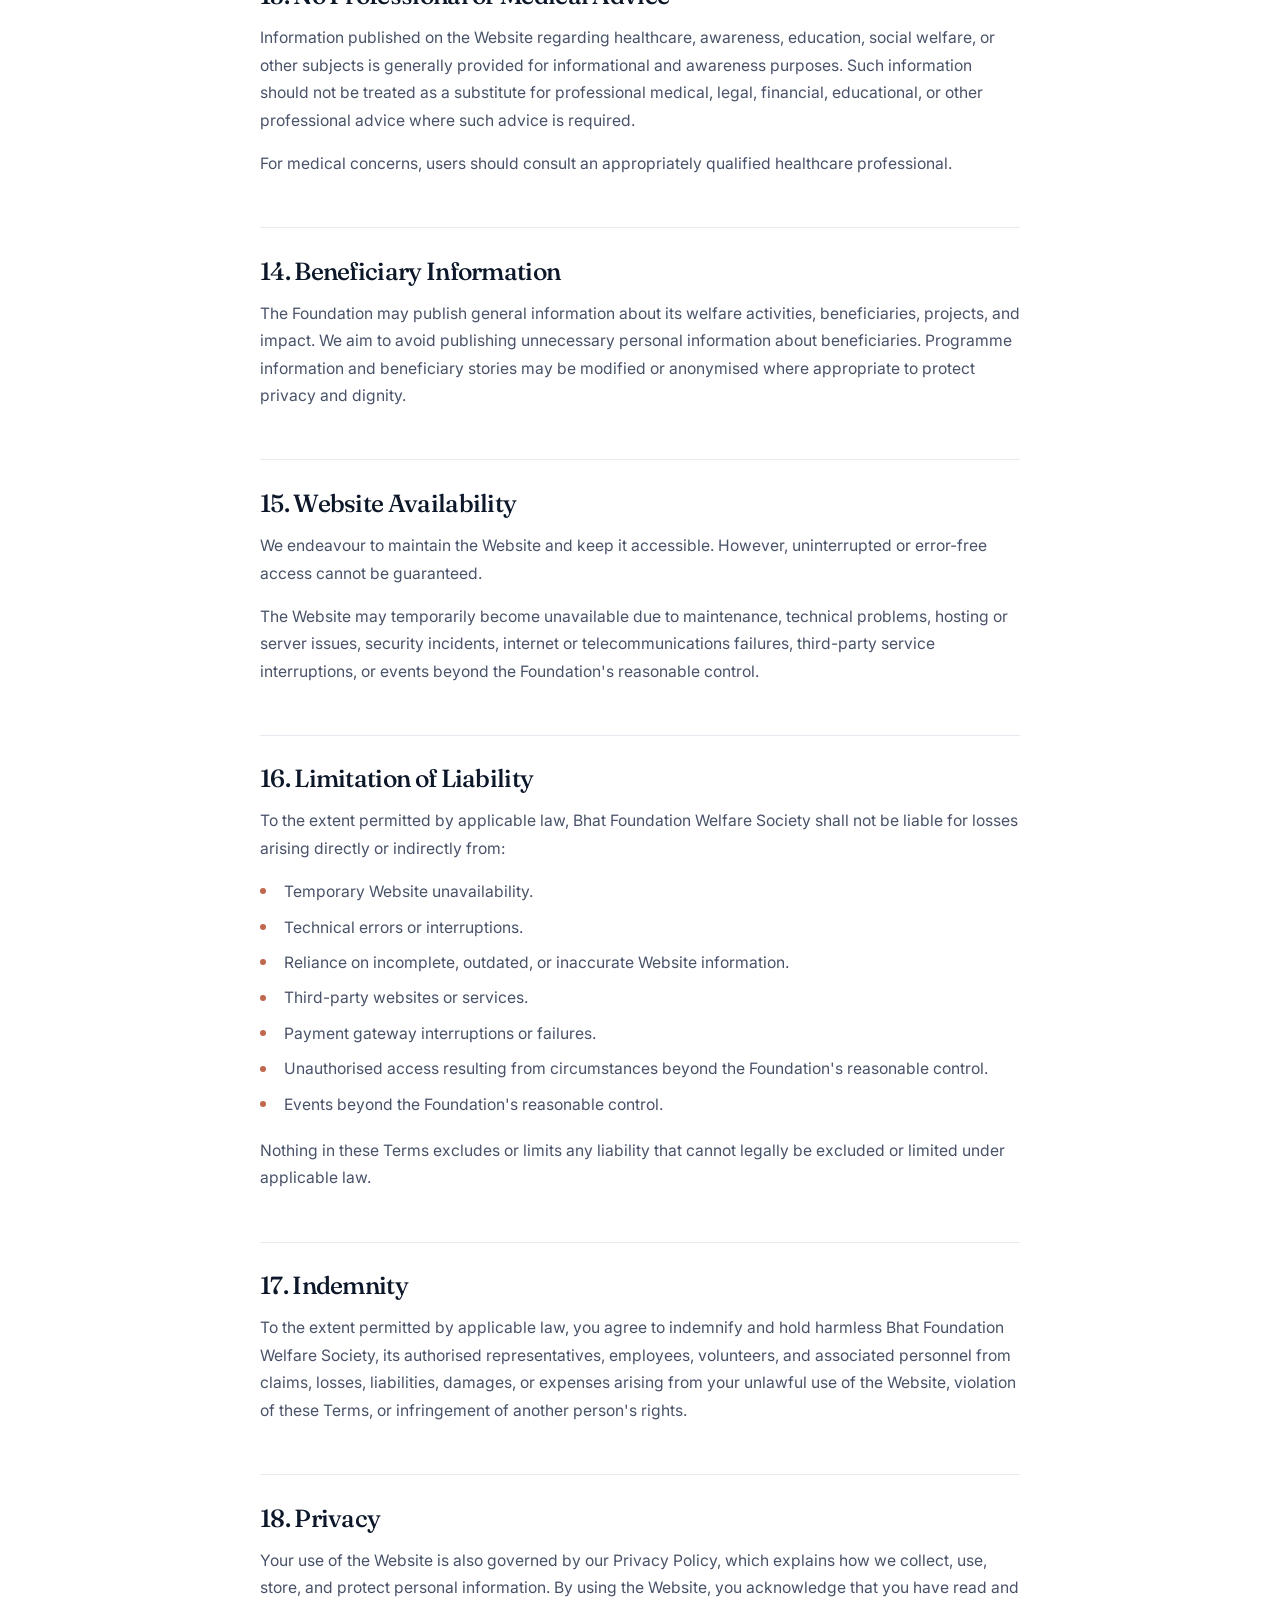
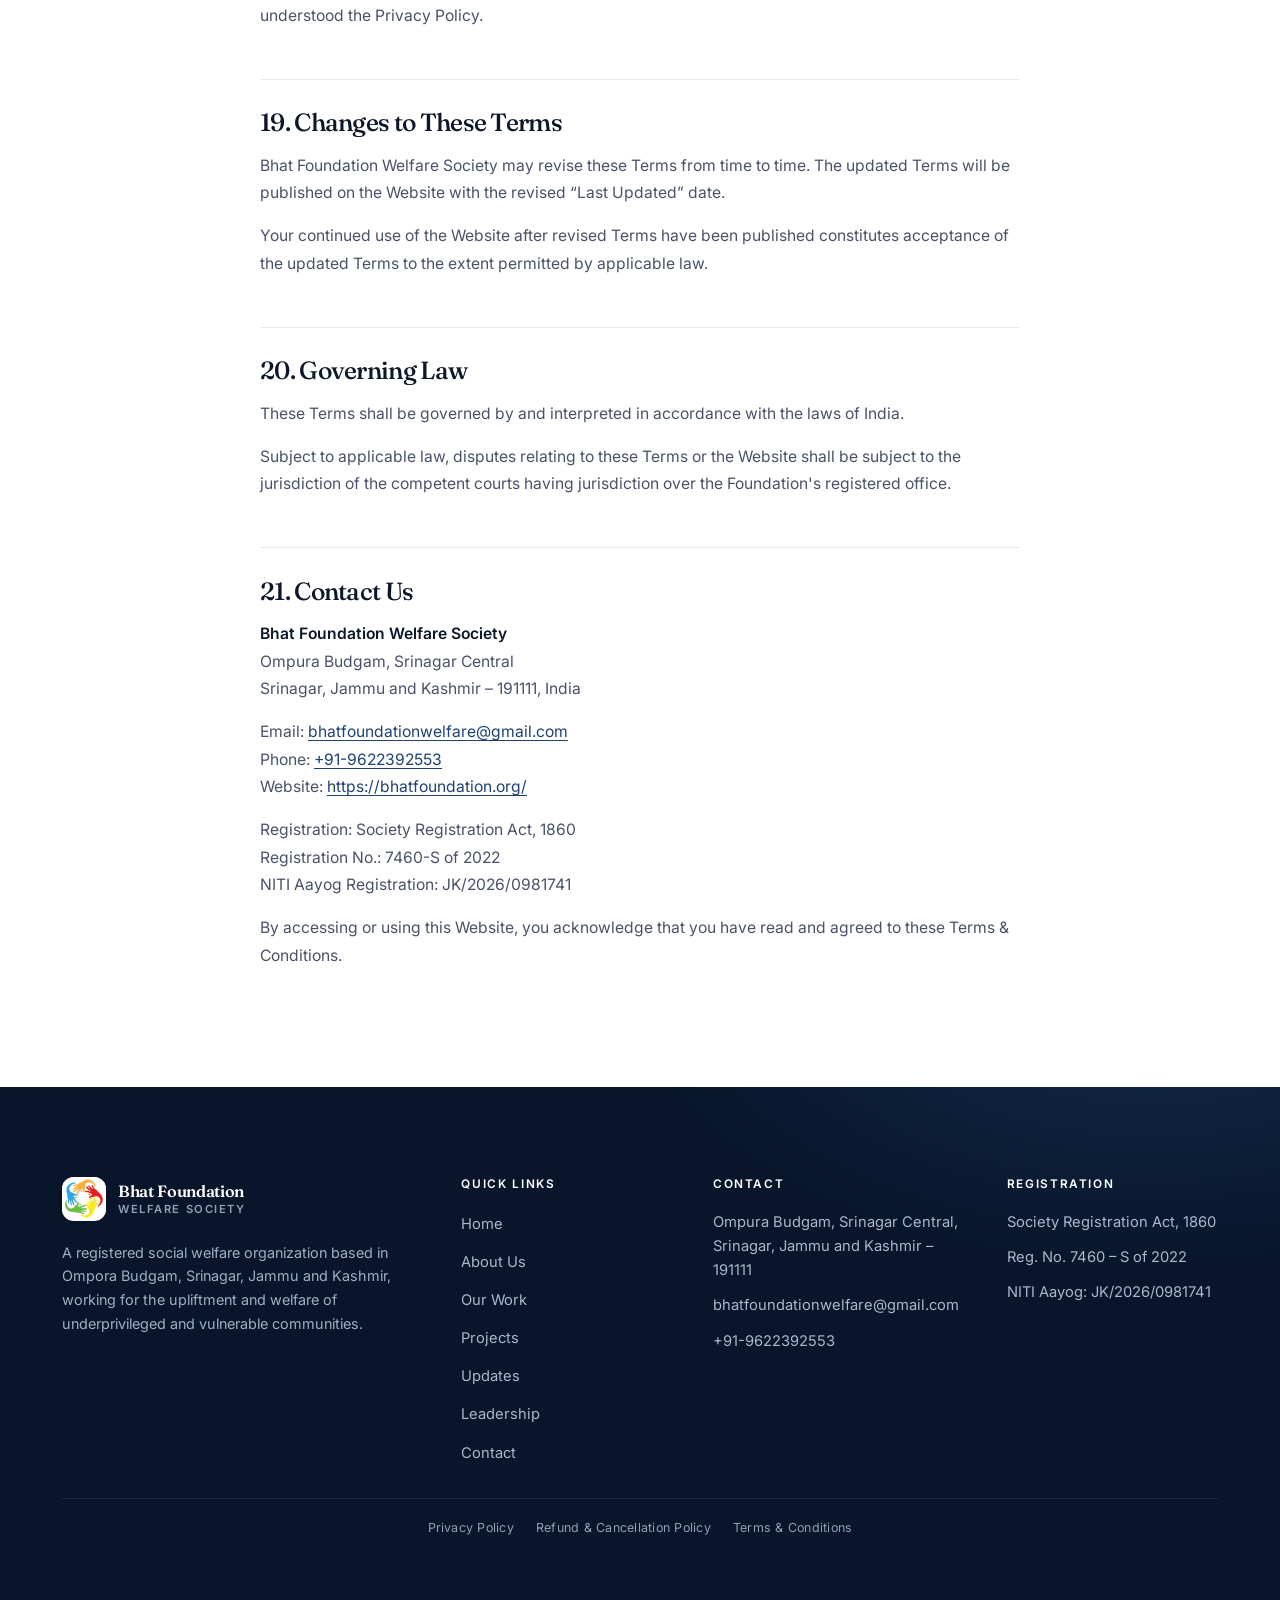
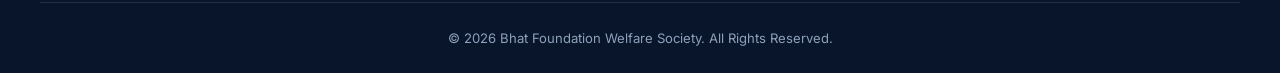
<file: terms.html>
<!DOCTYPE html>
<html lang="en">
<head>
<meta charset="utf-8">
<meta name="viewport" content="width=device-width, initial-scale=1">
<title>Terms &amp; Conditions | Bhat Foundation Welfare Society</title>
<meta name="description" content="Terms & Conditions for using the Bhat Foundation Welfare Society website.">
<meta name="theme-color" content="#0F2347">
<link rel="preconnect" href="https://fonts.googleapis.com">
<link rel="preconnect" href="https://fonts.gstatic.com" crossorigin>
<link href="https://fonts.googleapis.com/css2?family=Fraunces:opsz,wght@9..144,400;9..144,500;9..144,600;9..144,700&family=Inter:wght@400;500;600;700&display=swap" rel="stylesheet">
<link rel="stylesheet" href="css/styles.css">
<script>document.documentElement.classList.add('js');</script>
</head>
<body>

<a class="skip-link" href="#main">Skip to content</a>

<header class="site-header" id="siteHeader">
  <div class="container header-inner">
    <a class="brand" href="index.html" aria-label="Bhat Foundation Welfare Society — Home">
      <span class="brand-badge">
        <span class="brand-mark" aria-hidden="true">BF</span>
        <img src="images/logo.png" alt="Bhat Foundation Welfare Society logo" onerror="this.remove()">
      </span>
      <span class="brand-text">
        <strong>Bhat Foundation</strong>
        <span>Welfare Society</span>
      </span>
    </a>

    <button class="nav-toggle" id="navToggle" type="button" aria-expanded="false" aria-controls="primaryNav" aria-label="Open menu">
      <span class="nav-toggle-bars" aria-hidden="true"><i></i><i></i><i></i></span>
    </button>

    <nav class="primary-nav" id="primaryNav" aria-label="Primary">
      <ul>
          <li><a href="index.html">Home</a></li>
         <li><a href="about.html" aria-current="page">About Us</a></li>
         <li><a href="our-work.html">Our Work</a></li>
         <li><a href="projects.html">Projects</a></li>
        <li><a href="reports.html">Reports</a></li>
        <li><a href="updates.html">Updates</a></li>
        <li><a href="leadership.html">Leadership</a></li>
        <li><a href="contact.html">Contact</a></li>
    </ul>
      <a class="btn btn-primary nav-cta nav-donate" href="donate.html">Donate</a>
    </nav>
  </div>
</header>

<main id="main">

  <section class="page-hero">
    <div class="container">
      <p class="breadcrumb"><a href="index.html">Home</a> &nbsp;/&nbsp; Terms &amp; Conditions</p>
      <h1>Terms &amp; Conditions</h1>
      <p>Terms governing the use of the Bhat Foundation Welfare Society website.</p>
    </div>
  </section>

  <section class="section">
    <div class="container">
      <div class="legal-content">

        <div class="legal-meta">
          <p><strong>Effective Date</strong> 27 September 2026</p>
          <p><strong>Last Updated</strong> 27 September 2026</p>
        </div>

        <h2>1. About Bhat Foundation Welfare Society</h2>
        <p>Bhat Foundation Welfare Society is a social welfare organisation working towards the welfare and development of communities through initiatives including healthcare awareness, education support, youth development, women empowerment, vocational training, relief and community support, drug-awareness programmes, environmental activities, plantation, and water and sanitation awareness.</p>
        <p>The Foundation is registered under the Society Registration Act, 1860, with Registration No. 7460-S of 2022.</p>
        <p>NITI Aayog Registration: JK/2026/0981741</p>

        <h2>2. Use of the Website</h2>
        <p>You may use this Website for lawful purposes, including:</p>
        <ul>
          <li>Learning about the Foundation and its activities.</li>
          <li>Making voluntary donations.</li>
          <li>Registering for programmes or events.</li>
          <li>Applying for volunteer opportunities.</li>
          <li>Contacting the Foundation.</li>
          <li>Accessing publicly available information and resources.</li>
        </ul>
        <p>You agree not to use the Website for any unlawful, fraudulent, abusive, or unauthorised purpose.</p>

        <h2>3. Prohibited Activities</h2>
        <p>You must not:</p>
        <ul>
          <li>Attempt to gain unauthorised access to the Website or its systems.</li>
          <li>Introduce viruses, malware, malicious code, or other harmful material.</li>
          <li>Interfere with the Website's operation or security.</li>
          <li>Submit false, misleading, fraudulent, or impersonated information.</li>
          <li>Use the Website to violate any applicable law or regulation.</li>
          <li>Attempt to obtain unauthorised access to another person's account or information.</li>
          <li>Scrape, copy, reproduce, distribute, or commercially exploit Website content without appropriate permission.</li>
          <li>Use the Foundation's name, logo, branding, or materials in a manner that suggests unauthorised endorsement or affiliation.</li>
        </ul>

        <h2>4. Donations</h2>
        <p>The Website may provide facilities for making voluntary donations to Bhat Foundation Welfare Society.</p>
        <p>By making a donation, you confirm that:</p>
        <ul>
          <li>The information provided by you is accurate to the best of your knowledge.</li>
          <li>You are authorised to use the selected payment method.</li>
          <li>The donation is made voluntarily.</li>
          <li>The funds are being contributed for the Foundation's charitable and welfare objectives.</li>
          <li>You understand that donations may be used for programmes and activities determined by the Foundation in accordance with its objectives and applicable law.</li>
        </ul>
        <p>Donation transactions may be processed through third-party payment gateways. The Foundation does not ordinarily collect or store your complete card number, CVV, UPI PIN, banking password, or other confidential payment authentication credentials on its own servers.</p>

        <h2>5. Donation Refunds</h2>
        <p>Donation refunds and cancellations are governed by the Foundation's Donation Refund &amp; Cancellation Policy.</p>
        <p>A donation is generally not refundable once successfully completed, except in circumstances covered by the applicable Refund Policy, such as duplicate transactions, genuine payment errors, or other verified exceptional circumstances.</p>

        <h2>6. Donation Receipts</h2>
        <p>Where applicable, the Foundation may issue donation receipts or acknowledgements based on the information supplied by the donor.</p>
        <p>Donors are responsible for providing accurate information, including their name, contact details, PAN or other information where required for the issuance of applicable documentation. Any tax deduction or exemption associated with a donation is subject to applicable Indian law and the donor's eligibility.</p>

        <h2>7. Programme Registration and Participation</h2>
        <p>The Foundation may offer or conduct various welfare, educational, healthcare, vocational, youth-development, women-empowerment, awareness, environmental and community programmes.</p>
        <p>Programme participation may be subject to eligibility criteria, availability of resources, programme capacity, location and operational requirements, verification of information, specific programme rules, and applicable legal or safeguarding requirements.</p>
        <p>Registration or application through the Website does not automatically guarantee participation, admission, financial assistance, employment, benefits, or selection for a programme unless expressly confirmed by the Foundation.</p>

        <h2>8. Information Provided by Users</h2>
        <p>Where you submit information through the Website, including contact forms, volunteer applications, programme registrations, donation forms, feedback forms, or other forms, you agree to provide information that is accurate and not knowingly misleading.</p>
        <p>You are responsible for ensuring that information submitted by you does not unlawfully infringe the rights of another person. The handling of personal information is governed by our Privacy Policy.</p>

        <h2>9. Photographs, Videos and Testimonials</h2>
        <p>The Foundation may document its programmes and activities through photographs, videos, reports, testimonials, and other materials. Where appropriate, the Foundation may obtain consent before publishing identifiable photographs, videos, testimonials, or personal stories.</p>
        <p>If you believe that content involving you has been published inappropriately, you may contact the Foundation for review.</p>

        <h2>10. Intellectual Property</h2>
        <p>Unless otherwise stated, the Website and its contents are owned by or licensed to Bhat Foundation Welfare Society. This includes the Foundation name and branding, logos, text and written material, photographs, videos, graphics, designs, reports and publications, programme materials, and Website layout and content.</p>
        <p>You may access and use publicly available material for legitimate personal, educational, informational, or non-commercial purposes. You must not reproduce, modify, sell, distribute, publish, commercially exploit, or create derivative works from Foundation materials without prior written permission, except where permitted by applicable law.</p>

        <h2>11. Third-Party Websites and Services</h2>
        <p>The Website may contain links to external websites, payment gateways, social-media platforms, donation platforms, or other third-party services. These third-party services operate independently from the Foundation and may have their own terms, privacy policies, and security practices.</p>
        <p>Bhat Foundation Welfare Society does not control and is not responsible for the content, availability, security, privacy practices, or policies of third-party websites.</p>

        <h2>12. Website Content and Accuracy</h2>
        <p>We make reasonable efforts to provide accurate and current information on the Website. However, programme details, dates, locations, activities, statistics, announcements, availability, and other information may change.</p>
        <p>The Foundation reserves the right to update, modify, correct, suspend, or remove Website content without prior notice.</p>

        <h2>13. No Professional or Medical Advice</h2>
        <p>Information published on the Website regarding healthcare, awareness, education, social welfare, or other subjects is generally provided for informational and awareness purposes. Such information should not be treated as a substitute for professional medical, legal, financial, educational, or other professional advice where such advice is required.</p>
        <p>For medical concerns, users should consult an appropriately qualified healthcare professional.</p>

        <h2>14. Beneficiary Information</h2>
        <p>The Foundation may publish general information about its welfare activities, beneficiaries, projects, and impact. We aim to avoid publishing unnecessary personal information about beneficiaries. Programme information and beneficiary stories may be modified or anonymised where appropriate to protect privacy and dignity.</p>

        <h2>15. Website Availability</h2>
        <p>We endeavour to maintain the Website and keep it accessible. However, uninterrupted or error-free access cannot be guaranteed.</p>
        <p>The Website may temporarily become unavailable due to maintenance, technical problems, hosting or server issues, security incidents, internet or telecommunications failures, third-party service interruptions, or events beyond the Foundation's reasonable control.</p>

        <h2>16. Limitation of Liability</h2>
        <p>To the extent permitted by applicable law, Bhat Foundation Welfare Society shall not be liable for losses arising directly or indirectly from:</p>
        <ul>
          <li>Temporary Website unavailability.</li>
          <li>Technical errors or interruptions.</li>
          <li>Reliance on incomplete, outdated, or inaccurate Website information.</li>
          <li>Third-party websites or services.</li>
          <li>Payment gateway interruptions or failures.</li>
          <li>Unauthorised access resulting from circumstances beyond the Foundation's reasonable control.</li>
          <li>Events beyond the Foundation's reasonable control.</li>
        </ul>
        <p>Nothing in these Terms excludes or limits any liability that cannot legally be excluded or limited under applicable law.</p>

        <h2>17. Indemnity</h2>
        <p>To the extent permitted by applicable law, you agree to indemnify and hold harmless Bhat Foundation Welfare Society, its authorised representatives, employees, volunteers, and associated personnel from claims, losses, liabilities, damages, or expenses arising from your unlawful use of the Website, violation of these Terms, or infringement of another person's rights.</p>

        <h2>18. Privacy</h2>
        <p>Your use of the Website is also governed by our Privacy Policy, which explains how we collect, use, store, and protect personal information. By using the Website, you acknowledge that you have read and understood the Privacy Policy.</p>

        <h2>19. Changes to These Terms</h2>
        <p>Bhat Foundation Welfare Society may revise these Terms from time to time. The updated Terms will be published on the Website with the revised &ldquo;Last Updated&rdquo; date.</p>
        <p>Your continued use of the Website after revised Terms have been published constitutes acceptance of the updated Terms to the extent permitted by applicable law.</p>

        <h2>20. Governing Law</h2>
        <p>These Terms shall be governed by and interpreted in accordance with the laws of India.</p>
        <p>Subject to applicable law, disputes relating to these Terms or the Website shall be subject to the jurisdiction of the competent courts having jurisdiction over the Foundation's registered office.</p>

        <h2>21. Contact Us</h2>
        <p><strong>Bhat Foundation Welfare Society</strong><br>Ompura Budgam, Srinagar Central<br>Srinagar, Jammu and Kashmir &ndash; 191111, India</p>
        <p>Email: <a href="mailto:bhatfoundationwelfare@gmail.com">bhatfoundationwelfare@gmail.com</a><br>Phone: <a href="tel:+919622392553">+91-9622392553</a><br>Website: <a href="https://bhatfoundation.org/">https://bhatfoundation.org/</a></p>
        <p>Registration: Society Registration Act, 1860<br>Registration No.: 7460-S of 2022<br>NITI Aayog Registration: JK/2026/0981741</p>
        <p>By accessing or using this Website, you acknowledge that you have read and agreed to these Terms &amp; Conditions.</p>

      </div>
    </div>
  </section>

</main>

<footer class="site-footer">
  <div class="container footer-grid">
    <div class="footer-brand">
      <a class="brand brand--footer" href="index.html">
        <span class="brand-badge">
          <span class="brand-mark" aria-hidden="true">BF</span>
          <img src="images/logo.png" alt="" onerror="this.remove()">
        </span>
        <span class="brand-text"><strong>Bhat Foundation</strong><span>Welfare Society</span></span>
      </a>
      <p class="footer-desc">A registered social welfare organization based in Ompora Budgam, Srinagar, Jammu and Kashmir, working for the upliftment and welfare of underprivileged and vulnerable communities.</p>
    </div>
    <nav class="footer-col" aria-label="Quick links">
      <h3>Quick Links</h3>
      <ul>
        <li><a href="index.html">Home</a></li>
        <li><a href="about.html">About Us</a></li>
        <li><a href="our-work.html">Our Work</a></li>
        <li><a href="projects.html">Projects</a></li>
        <li><a href="updates.html">Updates</a></li>
        <li><a href="leadership.html">Leadership</a></li>
        <li><a href="contact.html">Contact</a></li>
      </ul>
    </nav>
    <div class="footer-col">
      <h3>Contact</h3>
      <ul class="footer-contact">
        <li>Ompura Budgam, Srinagar Central,<br>Srinagar, Jammu and Kashmir &ndash; 191111</li>
        <li><a href="mailto:bhatfoundationwelfare@gmail.com">bhatfoundationwelfare@gmail.com</a></li>
        <li><a href="tel:+919622392553">+91-9622392553</a></li>
      </ul>
    </div>
    <div class="footer-col">
      <h3>Registration</h3>
      <ul class="footer-contact">
        <li>Society Registration Act, 1860</li>
        <li>Reg. No. 7460 &ndash; S of 2022</li>
        <li>NITI Aayog: JK/2026/0981741</li>
      </ul>
    </div>
  </div>
  <div class="container">
    <nav class="footer-legal" aria-label="Legal">
      <a href="privacy-policy.html">Privacy Policy</a>
      <a href="refund-policy.html">Refund &amp; Cancellation Policy</a>
      <a href="terms.html">Terms &amp; Conditions</a>
    </nav>
  </div>
  <div class="container footer-bottom">
    <p>&copy; <span id="year">2026</span> Bhat Foundation Welfare Society. All Rights Reserved.</p>
  </div>
</footer>

<script src="js/main.js"></script>
</body>
</html>
</file>
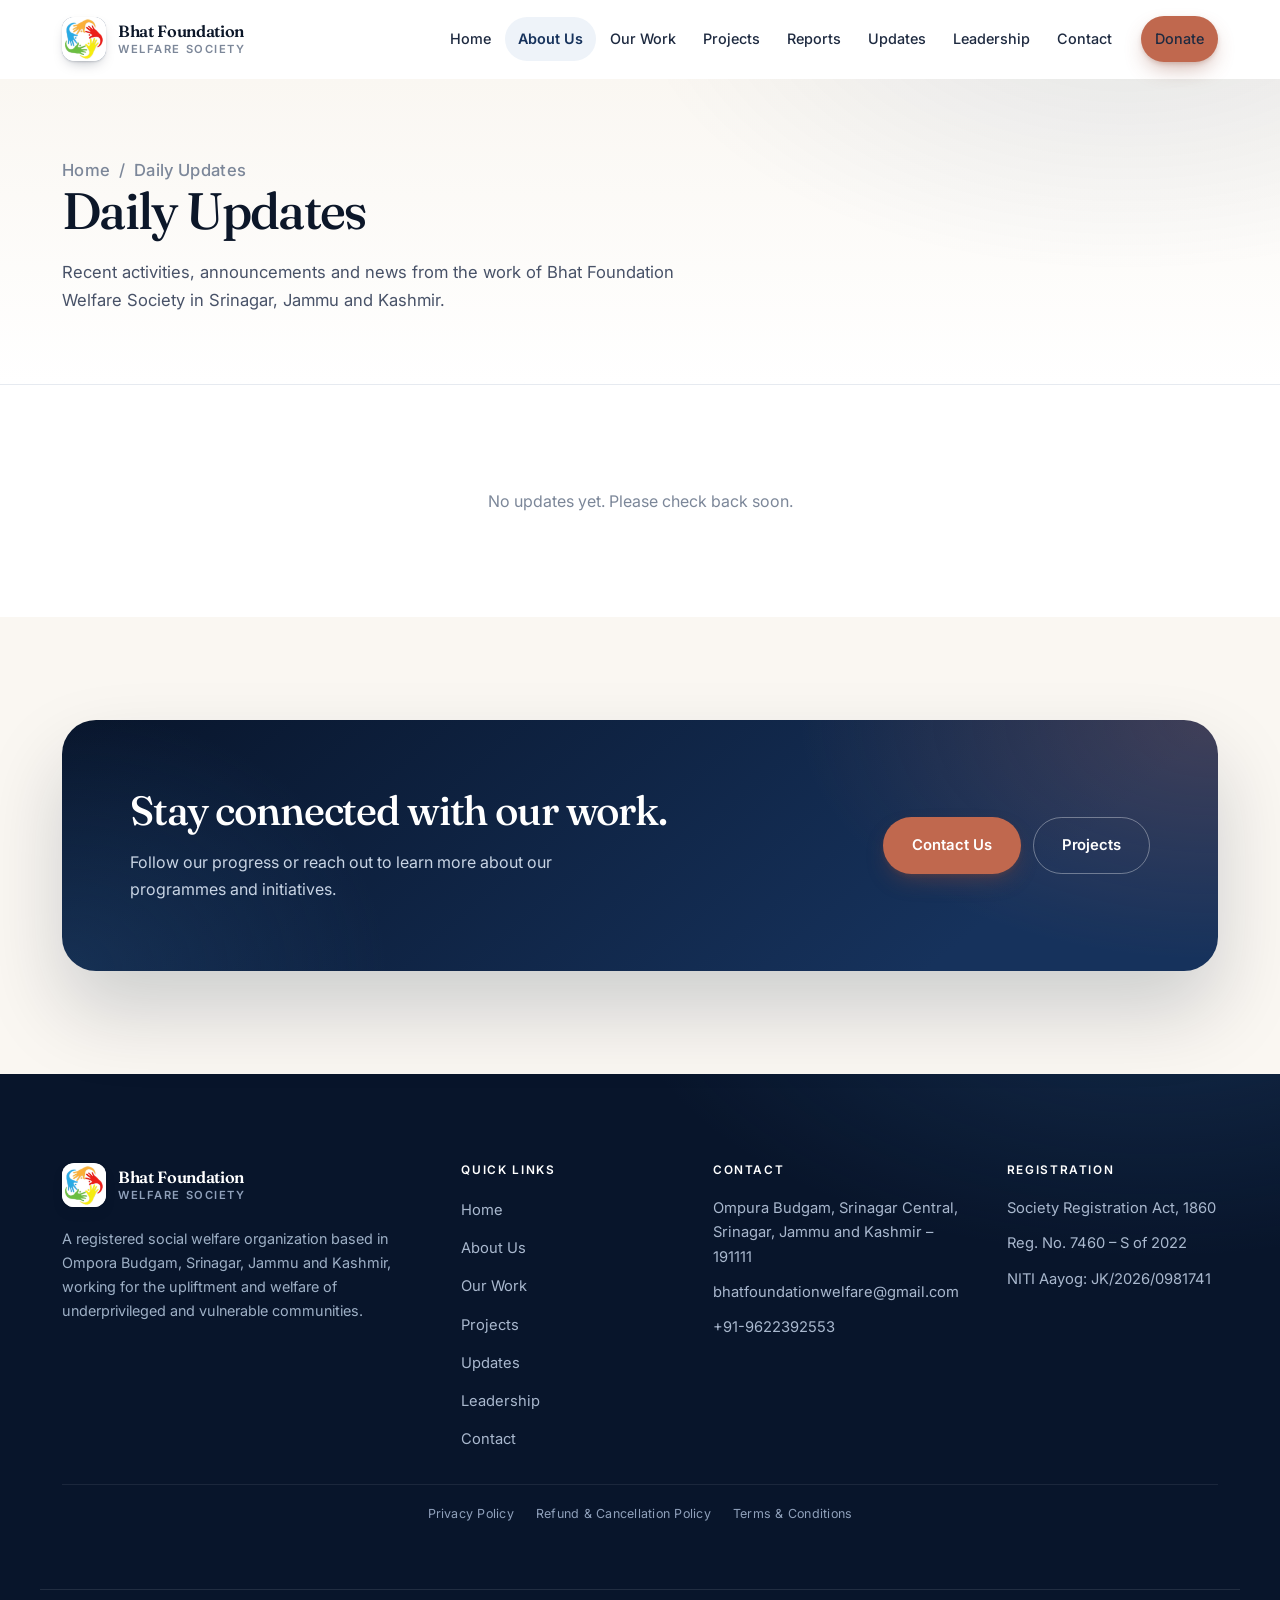
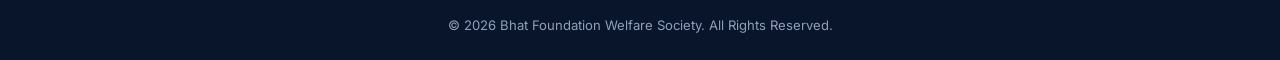
<file: updates.html>
<!DOCTYPE html>
<html lang="en">
<head>
<meta charset="utf-8">
<meta name="viewport" content="width=device-width, initial-scale=1">
<title>Daily Updates | Bhat Foundation Welfare Society</title>
<meta name="description" content="Latest news, announcements and activities from Bhat Foundation Welfare Society, Srinagar, Jammu and Kashmir.">
<meta name="theme-color" content="#0F2347">
<link rel="preconnect" href="https://fonts.googleapis.com">
<link rel="preconnect" href="https://fonts.gstatic.com" crossorigin>
<link href="https://fonts.googleapis.com/css2?family=Fraunces:opsz,wght@9..144,400;9..144,500;9..144,600;9..144,700&family=Inter:wght@400;500;600;700&display=swap" rel="stylesheet">
<link rel="stylesheet" href="css/styles.css">
<script>document.documentElement.classList.add('js');</script>
</head>
<body>

<a class="skip-link" href="#main">Skip to content</a>

<header class="site-header" id="siteHeader">
  <div class="container header-inner">
    <a class="brand" href="index.html" aria-label="Bhat Foundation Welfare Society — Home">
      <span class="brand-badge">
        <span class="brand-mark" aria-hidden="true">BF</span>
        <img src="images/logo.png" alt="Bhat Foundation Welfare Society logo" onerror="this.remove()">
      </span>
      <span class="brand-text">
        <strong>Bhat Foundation</strong>
        <span>Welfare Society</span>
      </span>
    </a>

    <button class="nav-toggle" id="navToggle" type="button" aria-expanded="false" aria-controls="primaryNav" aria-label="Open menu">
      <span class="nav-toggle-bars" aria-hidden="true"><i></i><i></i><i></i></span>
    </button>

    <nav class="primary-nav" id="primaryNav" aria-label="Primary">
<ul>
          <li><a href="index.html">Home</a></li>
         <li><a href="about.html" aria-current="page">About Us</a></li>
         <li><a href="our-work.html">Our Work</a></li>
         <li><a href="projects.html">Projects</a></li>
        <li><a href="reports.html">Reports</a></li>
        <li><a href="updates.html">Updates</a></li>
        <li><a href="leadership.html">Leadership</a></li>
        <li><a href="contact.html">Contact</a></li>
    </ul>
      <a class="btn btn-primary nav-cta nav-donate" href="donate.html">Donate</a>
    </nav>
  </div>
</header>

<main id="main">

  <section class="page-hero">
    <div class="container">
      <p class="breadcrumb"><a href="index.html">Home</a> &nbsp;/&nbsp; Daily Updates</p>
      <h1>Daily Updates</h1>
      <p>Recent activities, announcements and news from the work of Bhat Foundation Welfare Society in Srinagar, Jammu and Kashmir.</p>
    </div>
  </section>

  <section class="section">
    <div class="container">
      <div class="updates-list" id="updatesList" style="max-width:860px;margin-inline:auto;">
        <noscript><p>Please enable JavaScript to view the updates.</p></noscript>
      </div>
    </div>
  </section>

  <section class="section section--soft">
    <div class="container">
      <div class="cta-band">
        <div class="cta-band-text">
          <h2>Stay connected with our work.</h2>
          <p>Follow our progress or reach out to learn more about our programmes and initiatives.</p>
        </div>
        <div class="cta-band-actions">
          <a class="btn btn-accent" href="contact.html">Contact Us</a>
          <a class="btn btn-outline-light" href="projects.html">Projects</a>
        </div>
      </div>
    </div>
  </section>

</main>

<footer class="site-footer">
  <div class="container footer-grid">
    <div class="footer-brand">
      <a class="brand brand--footer" href="index.html">
        <span class="brand-badge">
          <span class="brand-mark" aria-hidden="true">BF</span>
          <img src="images/logo.png" alt="" onerror="this.remove()">
        </span>
        <span class="brand-text"><strong>Bhat Foundation</strong><span>Welfare Society</span></span>
      </a>
      <p class="footer-desc">A registered social welfare organization based in Ompora Budgam, Srinagar, Jammu and Kashmir, working for the upliftment and welfare of underprivileged and vulnerable communities.</p>
    </div>
    <nav class="footer-col" aria-label="Quick links">
      <h3>Quick Links</h3>
      <ul>
        <li><a href="index.html">Home</a></li>
        <li><a href="about.html">About Us</a></li>
        <li><a href="our-work.html">Our Work</a></li>
        <li><a href="projects.html">Projects</a></li>
        <li><a href="updates.html">Updates</a></li>
        <li><a href="leadership.html">Leadership</a></li>
        <li><a href="contact.html">Contact</a></li>
      </ul>
    </nav>
    <div class="footer-col">
      <h3>Contact</h3>
      <ul class="footer-contact">
        <li>Ompura Budgam, Srinagar Central,<br>Srinagar, Jammu and Kashmir &ndash; 191111</li>
        <li><a href="mailto:bhatfoundationwelfare@gmail.com">bhatfoundationwelfare@gmail.com</a></li>
        <li><a href="tel:+919622392553">+91-9622392553</a></li>
      </ul>
    </div>
    <div class="footer-col">
      <h3>Registration</h3>
      <ul class="footer-contact">
        <li>Society Registration Act, 1860</li>
        <li>Reg. No. 7460 &ndash; S of 2022</li>
        <li>NITI Aayog: JK/2026/0981741</li>
      </ul>
    </div>
  </div>
  <div class="container">
    <nav class="footer-legal" aria-label="Legal">
      <a href="privacy-policy.html">Privacy Policy</a>
      <a href="refund-policy.html">Refund &amp; Cancellation Policy</a>
      <a href="terms.html">Terms &amp; Conditions</a>
    </nav>
  </div>
  <div class="container footer-bottom">
    <p>&copy; <span id="year">2026</span> Bhat Foundation Welfare Society. All Rights Reserved.</p>
  </div>
</footer>

<script src="js/updates-data.js"></script>
<script src="js/main.js"></script>
<script>
  (function () {
    'use strict';
    var MONTHS = ['JAN','FEB','MAR','APR','MAY','JUN','JUL','AUG','SEP','OCT','NOV','DEC'];

    function escapeHTML(str) {
      return String(str == null ? '' : str)
        .replace(/&/g, '&amp;').replace(/</g, '&lt;').replace(/>/g, '&gt;')
        .replace(/"/g, '&quot;').replace(/'/g, '&#39;');
    }

    function initUpdates(updates) {
      var list = document.getElementById('updatesList');
      if (!list) return;
      if (!updates || !updates.length) {
        list.innerHTML = '<p style="color:var(--muted);text-align:center;">No updates yet. Please check back soon.</p>';
        return;
      }
      list.innerHTML = updates.map(function (u) {
        var d = u.date ? new Date(u.date) : null;
        var day = (d && !isNaN(d)) ? String(d.getDate()).padStart(2, '0') : '';
        var month = (d && !isNaN(d)) ? MONTHS[d.getMonth()] : '';
        var tagHTML = u.tag ? '<span class="update-tag">' + escapeHTML(u.tag) + '</span>' : '';
        return '<article class="update-item">' +
          '<div class="update-date" aria-hidden="true"><span class="d">' + day + '</span><span class="m">' + month + '</span></div>' +
          '<div class="update-body">' + tagHTML + '<h3>' + escapeHTML(u.title) + '</h3><p>' + escapeHTML(u.excerpt) + '</p></div>' +
        '</article>';
      }).join('');
    }

    loadSiteContent().then(function (data) {
      initUpdates(data.updates);
    });
  })();
</script>
</body>
</html>
</file>
<file: css/styles.css>
/* ==========================================================================
   Bhat Foundation Welfare Society — Stylesheet
   ========================================================================== */

:root{
  --navy-950:#08152B; --navy-900:#0F2347; --navy-800:#16325C;
  --navy-700:#1E4272; --navy-600:#2A5689; --navy-100:#DCE6F2; --navy-50:#EEF3F9;
  --clay-700:#8E4A38; --clay-600:#A85742; --clay-500:#C0684E;
  --clay-400:#D3836A; --clay-200:#F1D5C7; --clay-100:#F8E7DE; --clay-50:#FCF2EC;
  --cream:#FAF7F2; --cream-2:#F4EEE4; --sand:#ECE3D5;
  --ink:#0C1729; --ink-2:#1E2A40; --body:#485268; --muted:#7C8799;
  --line:#E6EAF0; --line-2:#D6DCE5; --bg:#FFFFFF;
  --r-sm:10px; --r:16px; --r-lg:24px; --r-xl:34px;
  --sh-xs:0 1px 2px rgba(8,21,43,.05);
  --sh-sm:0 1px 2px rgba(8,21,43,.04),0 2px 8px rgba(8,21,43,.05);
  --sh-md:0 2px 4px rgba(8,21,43,.04), 0 12px 26px rgba(8,21,43,.07);
  --sh-lg:0 4px 8px rgba(8,21,43,.05), 0 24px 48px rgba(8,21,43,.10);
  --sh-xl:0 40px 80px rgba(8,21,43,.18);
  --maxw:1200px; --header-h:78px;
  --font-display:'Fraunces','Iowan Old Style',Georgia,serif;
  --font-body:'Inter',system-ui,-apple-system,'Segoe UI',Roboto,sans-serif;
}
*,*::before,*::after{box-sizing:border-box;}
html{-webkit-text-size-adjust:100%;scroll-behavior:smooth;}
body{margin:0;font-family:var(--font-body);font-size:16px;line-height:1.7;color:var(--body);background:var(--bg);overflow-x:hidden;-webkit-font-smoothing:antialiased;-moz-osx-font-smoothing:grayscale;}
body.nav-open{overflow:hidden;}
img,svg{max-width:100%;display:block;}
a{color:var(--navy-700);text-decoration:none;transition:color .2s ease;}
a:hover{color:var(--navy-900);}
ul{margin:0;padding:0;list-style:none;}
button{font:inherit;cursor:pointer;}
:focus-visible{outline:2.5px solid var(--clay-500);outline-offset:3px;border-radius:6px;}
.skip-link{position:absolute;left:-9999px;top:0;z-index:200;background:var(--navy-900);color:#fff;padding:12px 22px;border-radius:0 0 10px 0;font-weight:600;}
.skip-link:focus{left:0;color:#fff;}
h1,h2,h3,h4{font-family:var(--font-display);color:var(--ink);margin:0 0 .55em;line-height:1.08;letter-spacing:-.022em;font-weight:500;}
h1{font-size:clamp(2.3rem,5.4vw,3.9rem);letter-spacing:-.032em;line-height:1.04;}
h2{font-size:clamp(1.7rem,3.6vw,2.55rem);letter-spacing:-.028em;line-height:1.1;}
h3{font-size:clamp(1.1rem,1.9vw,1.35rem);letter-spacing:-.018em;line-height:1.25;}
p{margin:0 0 1.1em;}
p:last-child{margin-bottom:0;}
.container{width:100%;max-width:var(--maxw);margin-inline:auto;padding-inline:22px;}
.section{padding:clamp(64px,8vw,112px) 0;}
.section--soft{background:var(--cream);}
.section-head{max-width:740px;margin-bottom:clamp(32px,4.5vw,56px);}
.section-head--center{margin-inline:auto;text-align:center;}
.section-sub{font-size:1.05rem;color:var(--body);margin:0;}
.section-foot{margin-top:clamp(30px,4vw,48px);}
.eyebrow{display:inline-flex;align-items:center;gap:9px;font-family:var(--font-body);text-transform:uppercase;letter-spacing:.16em;font-size:.72rem;font-weight:600;color:var(--navy-700);margin:0 0 18px;}
.eyebrow::before{content:"";width:22px;height:1.5px;background:var(--clay-500);border-radius:2px;}
.section-head--center .eyebrow{justify-content:center;}
.eyebrow--light{color:var(--clay-400);}
.eyebrow--light::before{background:var(--clay-400);}
.hl{font-style:italic;font-weight:400;color:var(--clay-500);}
.grid{display:grid;gap:clamp(18px,2.4vw,28px);}
.grid-2,.grid-3,.grid-4{grid-template-columns:1fr;}
.split{display:grid;gap:clamp(34px,5.5vw,72px);align-items:center;}
.link-arrow{display:inline-flex;align-items:center;gap:9px;font-weight:600;color:var(--navy-700);}
.link-arrow span{transition:transform .3s cubic-bezier(.2,.7,.3,1);}
.link-arrow:hover span{transform:translateX(5px);}

.btn{display:inline-flex;align-items:center;justify-content:center;gap:9px;padding:15px 28px;border-radius:999px;border:1.5px solid transparent;font-family:var(--font-body);font-weight:600;font-size:.93rem;letter-spacing:-.005em;cursor:pointer;text-align:center;transition:transform .25s cubic-bezier(.2,.7,.3,1),box-shadow .25s ease,background-color .2s ease,color .2s ease,border-color .2s ease;min-height:50px;white-space:nowrap;}
.btn:active{transform:translateY(1px);}
.btn-primary{background:var(--navy-800);color:#fff;box-shadow:0 2px 4px rgba(8,21,43,.15),0 10px 22px -6px rgba(8,21,43,.35);}
.btn-primary:hover{background:var(--navy-900);color:#fff;box-shadow:0 4px 8px rgba(8,21,43,.18),0 16px 30px -8px rgba(8,21,43,.45);transform:translateY(-1px);}
.btn-accent{background:var(--clay-500);color:#fff;box-shadow:0 2px 4px rgba(142,74,56,.2),0 10px 22px -6px rgba(142,74,56,.45);}
.btn-accent:hover{background:var(--clay-600);color:#fff;box-shadow:0 4px 8px rgba(142,74,56,.24),0 16px 30px -8px rgba(142,74,56,.55);transform:translateY(-1px);}
.btn-ghost{background:#fff;color:var(--navy-800);border-color:var(--line-2);box-shadow:var(--sh-xs);}
.btn-ghost:hover{border-color:var(--navy-700);color:var(--navy-800);background:#fff;}
.btn-outline{background:transparent;color:var(--navy-800);border-color:var(--navy-800);}
.btn-outline:hover{background:var(--navy-800);color:#fff;}
.btn-outline-light{background:transparent;color:#fff;border-color:rgba(255,255,255,.35);}
.btn-outline-light:hover{background:#fff;color:var(--navy-900);border-color:#fff;}
.btn-row{display:flex;flex-wrap:wrap;gap:12px;margin:30px 0 0;}

.site-header{position:sticky;top:0;z-index:100;background:rgba(255,255,255,.85);backdrop-filter:saturate(180%) blur(16px);-webkit-backdrop-filter:saturate(180%) blur(16px);border-bottom:1px solid transparent;transition:box-shadow .3s ease,border-color .3s ease;}
.site-header.is-scrolled{border-bottom-color:var(--line);box-shadow:0 1px 0 rgba(8,21,43,.03),0 8px 24px -12px rgba(8,21,43,.15);}
.header-inner{display:flex;align-items:center;justify-content:space-between;gap:14px;min-height:var(--header-h);}
.brand{display:flex;align-items:center;gap:12px;flex-shrink:0;}
.brand-badge{position:relative;width:44px;height:44px;flex-shrink:0;border-radius:12px;background:var(--navy-800);display:grid;place-items:center;overflow:hidden;box-shadow:0 1px 2px rgba(8,21,43,.15),0 6px 14px -6px rgba(8,21,43,.35);}
.brand-mark{color:#fff;font-family:var(--font-display);font-weight:600;font-size:1.05rem;letter-spacing:-.02em;}
.brand-badge img{position:absolute;inset:0;width:100%;height:100%;object-fit:contain;background:#fff;}
.brand-text{display:flex;flex-direction:column;line-height:1.1;}
.brand-text strong{color:var(--ink);font-family:var(--font-display);font-size:1.02rem;font-weight:600;letter-spacing:-.02em;}
.brand-text span{color:var(--muted);font-size:.7rem;font-weight:600;letter-spacing:.14em;text-transform:uppercase;margin-top:2px;}
.nav-toggle{display:inline-flex;align-items:center;justify-content:center;width:46px;height:46px;border-radius:12px;background:var(--navy-50);border:1px solid var(--line);flex-shrink:0;}
.nav-toggle-bars{display:block;width:20px;height:14px;position:relative;}
.nav-toggle-bars i{position:absolute;left:0;width:100%;height:2px;border-radius:2px;background:var(--navy-900);transition:transform .3s cubic-bezier(.2,.7,.3,1),opacity .2s ease,top .3s ease;}
.nav-toggle-bars i:nth-child(1){top:0;}
.nav-toggle-bars i:nth-child(2){top:6px;}
.nav-toggle-bars i:nth-child(3){top:12px;}
.nav-toggle[aria-expanded="true"] .nav-toggle-bars i:nth-child(1){top:6px;transform:rotate(45deg);}
.nav-toggle[aria-expanded="true"] .nav-toggle-bars i:nth-child(2){opacity:0;}
.nav-toggle[aria-expanded="true"] .nav-toggle-bars i:nth-child(3){top:6px;transform:rotate(-45deg);}
.primary-nav{position:fixed;inset:var(--header-h) 0 auto 0;background:#fff;border-bottom:1px solid var(--line);padding:10px 22px 28px;display:flex;flex-direction:column;gap:4px;transform:translateY(-14px);opacity:0;visibility:hidden;transition:opacity .28s ease,transform .28s ease,visibility .28s;max-height:calc(100dvh - var(--header-h));overflow-y:auto;box-shadow:0 24px 40px -20px rgba(8,21,43,.18);}
.primary-nav.is-open{transform:translateY(0);opacity:1;visibility:visible;}
.primary-nav ul{display:flex;flex-direction:column;}
.primary-nav a{display:block;padding:14px 4px;font-weight:500;color:var(--ink-2);border-bottom:1px solid var(--line);font-size:1rem;}
.primary-nav a:hover{color:var(--navy-700);}
.primary-nav a[aria-current="page"]{color:var(--navy-700);font-weight:600;}
.primary-nav a[aria-current="page"]::after{content:"";display:inline-block;width:5px;height:5px;border-radius:50%;background:var(--clay-500);margin-left:9px;vertical-align:middle;}
.nav-cta{margin-top:18px;width:100%;}
.nav-donate{background:var(--clay-500);color:#fff;box-shadow:0 2px 4px rgba(142,74,56,.2),0 10px 22px -6px rgba(142,74,56,.45);}
.nav-donate:hover{background:var(--clay-600);color:#fff;}

.hero{position:relative;overflow:hidden;background:radial-gradient(1000px 600px at 92% -20%,rgba(30,66,114,.10),transparent 60%),radial-gradient(800px 500px at -12% 110%,rgba(192,104,78,.11),transparent 62%),linear-gradient(180deg,var(--cream) 0%,#fff 70%);padding:clamp(52px,7vw,96px) 0 clamp(64px,8vw,116px);border-bottom:1px solid var(--line);}
.hero-grid{display:grid;gap:clamp(40px,5.5vw,72px);align-items:center;}
.hero-copy .lead{font-size:clamp(1.02rem,1.55vw,1.12rem);max-width:58ch;color:var(--body);}
.hero h1{max-width:15ch;}
.trust-strip{display:grid;gap:20px;margin-top:40px;padding-top:30px;border-top:1px solid var(--line);grid-template-columns:1fr;}
.trust-strip li{display:flex;flex-direction:column;gap:3px;}
.trust-strip strong{font-family:var(--font-display);color:var(--ink);font-size:1.02rem;font-weight:600;letter-spacing:-.018em;}
.trust-strip span{font-size:.82rem;color:var(--muted);}
.media{position:relative;margin:0;overflow:hidden;border-radius:var(--r-lg);background:var(--navy-50);border:1px solid var(--line);box-shadow:var(--sh-lg);aspect-ratio:4/3;}
.media--wide{aspect-ratio:16/10;}
.media-fallback{position:absolute;inset:0;display:grid;place-content:center;justify-items:center;gap:12px;padding:24px;text-align:center;background:linear-gradient(140deg,var(--navy-50),var(--cream) 70%);}
.media-fallback svg{width:36px;height:36px;fill:none;stroke:var(--navy-600);stroke-width:1.5;stroke-linecap:round;stroke-linejoin:round;opacity:.5;}
.media-fallback span{font-size:.76rem;font-weight:500;color:var(--muted);letter-spacing:.06em;text-transform:uppercase;}
.media-img{position:absolute;inset:0;width:100%;height:100%;object-fit:cover;}
.card{background:#fff;border:1px solid var(--line);border-radius:var(--r);padding:clamp(24px,2.6vw,32px);box-shadow:var(--sh-xs);transition:transform .3s cubic-bezier(.2,.7,.3,1),box-shadow .3s ease,border-color .3s ease;height:100%;}
.card:hover{transform:translateY(-4px);box-shadow:var(--sh-md);border-color:var(--navy-100);}
.card p{margin:0;font-size:.94rem;line-height:1.65;}
.card h3{margin-bottom:.55em;}
.card--compact{padding:22px 24px;}
.card--compact h3{font-size:1.02rem;margin-bottom:.35em;}
.card--compact p{font-size:.87rem;}
.card-icon{display:grid;place-items:center;width:50px;height:50px;border-radius:14px;background:var(--clay-50);margin-bottom:18px;transition:background-color .3s ease;}
.card:hover .card-icon{background:var(--clay-100);}
.card-icon svg{width:23px;height:23px;fill:none;stroke:var(--clay-600);stroke-width:1.7;stroke-linecap:round;stroke-linejoin:round;}
.panel{border-radius:var(--r-lg);padding:clamp(30px,4vw,52px);height:100%;}
.panel--vision{background:radial-gradient(600px 400px at 100% 0%,rgba(192,104,78,.22),transparent 60%),linear-gradient(150deg,var(--navy-900),var(--navy-800) 70%);color:#C8D4E4;box-shadow:var(--sh-xl);position:relative;overflow:hidden;}
.panel--vision::after{content:"";position:absolute;right:-60px;bottom:-60px;width:240px;height:240px;border-radius:50%;background:radial-gradient(circle,rgba(192,104,78,.25),transparent 70%);pointer-events:none;}
.panel--vision .panel-title{color:#fff;}
.panel--vision .panel-text{color:#C8D4E4;font-size:1.04rem;margin:0;position:relative;z-index:1;}
.panel--vision .panel-title,.panel--vision .eyebrow{position:relative;z-index:1;}
.panel--mission{background:#fff;border:1px solid var(--line);box-shadow:var(--sh-sm);}
.panel-title{font-size:clamp(1.3rem,2.4vw,1.75rem);margin-bottom:.7em;}
.check-list{display:grid;gap:15px;}
.check-list li{position:relative;padding-left:34px;font-size:.94rem;color:var(--body);line-height:1.6;}
.check-list li::before{content:"";position:absolute;left:0;top:.34em;width:20px;height:20px;border-radius:50%;background:var(--navy-50);background-image:url("data:image/svg+xml,%3Csvg xmlns='http://www.w3.org/2000/svg' viewBox='0 0 24 24' fill='none' stroke='%231E4272' stroke-width='3' stroke-linecap='round' stroke-linejoin='round'%3E%3Cpath d='M20 6 9 17l-5-5'/%3E%3C/svg%3E");background-size:11px;background-position:center;background-repeat:no-repeat;}
.pill-grid{display:grid;gap:14px;grid-template-columns:1fr;}
.pill{background:#fff;border:1px solid var(--line);border-radius:999px;padding:17px 26px;text-align:center;font-family:var(--font-display);font-weight:500;color:var(--ink);font-size:1rem;letter-spacing:-.012em;box-shadow:var(--sh-xs);transition:border-color .25s ease,color .25s ease,background-color .25s ease;}
.pill:hover{border-color:var(--navy-600);color:var(--navy-700);background:var(--navy-50);}
.values-grid{display:grid;gap:18px;grid-template-columns:1fr;}
.value{background:#fff;border:1px solid var(--line);border-radius:var(--r);padding:28px 22px;text-align:center;box-shadow:var(--sh-xs);transition:transform .3s cubic-bezier(.2,.7,.3,1),box-shadow .3s ease;}
.value:hover{transform:translateY(-4px);box-shadow:var(--sh-md);}
.value-num{display:inline-grid;place-items:center;width:44px;height:44px;border-radius:12px;background:var(--clay-50);color:var(--clay-600);font-family:var(--font-display);font-weight:600;font-size:.92rem;letter-spacing:-.01em;margin-bottom:16px;}
.value h3{font-size:1.06rem;margin-bottom:.3em;}
.value p{font-size:.85rem;margin:0;line-height:1.6;}
.cta-band{background:radial-gradient(700px 400px at 100% 0%,rgba(192,104,78,.25),transparent 60%),radial-gradient(500px 400px at 0% 100%,rgba(42,86,137,.35),transparent 65%),linear-gradient(140deg,var(--navy-950),var(--navy-800) 80%);border-radius:var(--r-xl);padding:clamp(36px,5.5vw,68px);display:grid;gap:30px;align-items:center;box-shadow:var(--sh-xl);position:relative;overflow:hidden;}
.cta-band h2{color:#fff;margin-bottom:.4em;}
.cta-band p{color:#C8D4E4;margin:0;max-width:52ch;}
.cta-band-actions{display:flex;flex-wrap:wrap;gap:12px;}
.page-hero{background:radial-gradient(800px 460px at 88% -30%,rgba(30,66,114,.10),transparent 62%),linear-gradient(180deg,var(--cream) 0%,#fff 100%);border-bottom:1px solid var(--line);padding:clamp(48px,6vw,88px) 0 clamp(44px,5.5vw,70px);}
.page-hero h1{font-size:clamp(2rem,4.6vw,3.2rem);margin-bottom:.4em;max-width:18ch;}
.page-hero p{max-width:62ch;font-size:1.04rem;margin:0;}
.breadcrumb{font-size:.8rem;color:var(--muted);margin-bottom:18px;font-weight:500;letter-spacing:.02em;}
.breadcrumb a{color:var(--muted);}
.breadcrumb a:hover{color:var(--navy-700);}
.work-block{display:grid;gap:clamp(28px,4.5vw,60px);align-items:center;}
.work-block + .work-block{margin-top:clamp(56px,7vw,100px);}
.work-block h2{margin-bottom:.5em;}
.tag-list{display:flex;flex-wrap:wrap;gap:9px;margin-top:22px;}
.tag{background:var(--navy-50);color:var(--navy-700);border-radius:999px;padding:8px 16px;font-size:.78rem;font-weight:600;border:1px solid var(--navy-100);}
.message-card{background:#fff;border:1px solid var(--line);border-radius:var(--r-lg);padding:clamp(26px,3.6vw,44px);box-shadow:var(--sh-sm);height:100%;}
.message-head{display:flex;align-items:center;gap:16px;margin-bottom:22px;}
.message-head h3{font-family:var(--font-display);margin-bottom:.15em;font-size:1.15rem;}
.message-quote{font-size:.96rem;color:var(--body);line-height:1.7;}
.message-quote p{margin-bottom:.9em;}
.message-sign{margin-top:24px;padding-top:20px;border-top:1px solid var(--line);}
.message-sign strong{display:block;color:var(--ink);font-family:var(--font-display);font-weight:600;font-size:1.02rem;}
.message-sign span{font-size:.78rem;color:var(--muted);font-weight:600;text-transform:uppercase;letter-spacing:.1em;}
.avatar{position:relative;width:76px;height:76px;flex-shrink:0;border-radius:50%;background:linear-gradient(140deg,var(--navy-700),var(--navy-900));overflow:hidden;display:grid;place-items:center;box-shadow:0 4px 10px rgba(8,21,43,.15),0 10px 24px -10px rgba(8,21,43,.4);}
.avatar-initials{color:#fff;font-family:var(--font-display);font-weight:600;font-size:1.28rem;}
.avatar img{position:absolute;inset:0;width:100%;height:100%;object-fit:cover;}
.team-grid{display:grid;gap:22px;grid-template-columns:1fr;}
.member{background:#fff;border:1px solid var(--line);border-radius:var(--r);padding:32px 24px;text-align:center;box-shadow:var(--sh-xs);transition:transform .3s cubic-bezier(.2,.7,.3,1),box-shadow .3s ease,border-color .3s ease;}
.member:hover{transform:translateY(-5px);box-shadow:var(--sh-md);border-color:var(--navy-100);}
.member .avatar{margin:0 auto 18px;width:92px;height:92px;}
.member h3{font-size:1.08rem;margin-bottom:.25em;}
.member .role{font-size:.76rem;font-weight:600;text-transform:uppercase;letter-spacing:.1em;color:var(--clay-600);margin:0;}
.contact-grid{display:grid;gap:clamp(28px,4.5vw,56px);}
.info-list{display:grid;gap:20px;}
.info-item{display:flex;gap:16px;align-items:flex-start;}
.info-icon{display:grid;place-items:center;width:48px;height:48px;border-radius:14px;background:var(--navy-50);flex-shrink:0;}
.info-icon svg{width:21px;height:21px;fill:none;stroke:var(--navy-700);stroke-width:1.7;stroke-linecap:round;stroke-linejoin:round;}
.info-item h3{font-family:var(--font-body);font-size:.74rem;text-transform:uppercase;letter-spacing:.13em;color:var(--muted);margin-bottom:.5em;font-weight:600;}
.info-item p,.info-item a{margin:0;font-size:1rem;color:var(--ink);font-weight:500;word-break:break-word;}
.info-item a:hover{color:var(--navy-700);}
.reg-table{width:100%;border-collapse:collapse;font-size:.9rem;}
.reg-table th,.reg-table td{text-align:left;padding:14px 4px;border-bottom:1px solid var(--line);vertical-align:top;}
.reg-table th{color:var(--muted);font-weight:600;width:47%;padding-right:16px;font-size:.82rem;letter-spacing:.02em;text-transform:uppercase;}
.reg-table td{color:var(--ink);font-weight:500;}
.reg-table tr:last-child th,.reg-table tr:last-child td{border-bottom:0;}
.note{background:var(--clay-50);border:1px solid var(--clay-200);border-radius:var(--r-sm);padding:18px 22px;font-size:.87rem;color:var(--clay-700);line-height:1.6;}
.site-footer{background:radial-gradient(900px 500px at 90% -20%,rgba(42,86,137,.35),transparent 60%),var(--navy-950);color:#A9B8CE;padding:clamp(56px,7vw,92px) 0 0;margin-top:0;}
.footer-grid{display:grid;gap:40px;grid-template-columns:1fr;}
.brand--footer .brand-badge{background:rgba(255,255,255,.08);}
.brand--footer .brand-text strong{color:#fff;}
.brand--footer .brand-text span{color:#8FA0BA;}
.footer-desc{font-size:.9rem;margin:20px 0 0;color:#9EB0C6;max-width:38ch;line-height:1.65;}
.footer-col h3{color:#fff;font-family:var(--font-body);font-size:.74rem;text-transform:uppercase;letter-spacing:.14em;margin-bottom:18px;font-weight:600;}
.footer-col ul{display:grid;gap:11px;}
.footer-col a{color:#A9B8CE;font-size:.92rem;}
.footer-col a:hover{color:#fff;}
.footer-contact li{font-size:.92rem;color:#A9B8CE;line-height:1.65;}
.footer-legal{display:flex;flex-wrap:wrap;gap:8px 22px;justify-content:center;padding:18px 22px 0;border-top:1px solid rgba(255,255,255,.08);margin-top:32px;}
.footer-legal a{font-size:.78rem;color:#8FA0BA;letter-spacing:.02em;}
.footer-legal a:hover{color:#fff;}
.footer-bottom{margin-top:clamp(40px,5.5vw,64px);border-top:1px solid rgba(255,255,255,.10);padding:24px 22px;text-align:center;}
.footer-bottom p{margin:0;font-size:.82rem;color:#8FA0BA;}
.carousel{position:relative;border-radius:var(--r-lg);overflow:hidden;background:var(--navy-900);box-shadow:var(--sh-lg);aspect-ratio:16/9;max-width:100%;user-select:none;-webkit-user-select:none;touch-action:pan-y;}
@media (max-width:640px){.carousel{aspect-ratio:4/3;}}
.carousel-track{display:flex;height:100%;transition:transform .6s cubic-bezier(.65,.05,.36,1);will-change:transform;}
.carousel-slide{position:relative;flex:0 0 100%;height:100%;overflow:hidden;background:var(--navy-900);}
.carousel-slide img{width:100%;height:100%;object-fit:cover;display:block;pointer-events:none;}
.carousel-caption{position:absolute;left:0;right:0;bottom:0;padding:clamp(20px,3vw,42px);color:#fff;background:linear-gradient(to top,rgba(8,21,43,.85) 0%,rgba(8,21,43,.5) 55%,transparent 100%);font-family:var(--font-display);font-size:clamp(1rem,1.8vw,1.25rem);letter-spacing:-.012em;line-height:1.35;max-width:80%;}
.carousel-btn{position:absolute;top:50%;transform:translateY(-50%);width:46px;height:46px;border-radius:50%;background:rgba(255,255,255,.94);border:0;display:grid;place-items:center;color:var(--navy-900);box-shadow:0 4px 12px rgba(8,21,43,.25);transition:background-color .2s ease,transform .2s ease;z-index:3;}
.carousel-btn:hover{background:#fff;transform:translateY(-50%) scale(1.06);}
.carousel-btn--prev{left:14px;}
.carousel-btn--next{right:14px;}
.carousel-btn svg{width:20px;height:20px;fill:none;stroke:currentColor;stroke-width:2.4;stroke-linecap:round;stroke-linejoin:round;}
.carousel-dots{position:absolute;left:0;right:0;bottom:14px;display:flex;justify-content:center;gap:8px;z-index:3;}
.carousel-dot{width:9px;height:9px;border-radius:50%;background:rgba(255,255,255,.42);border:0;padding:0;transition:background-color .25s ease,width .25s ease;}
.carousel-dot.is-active{background:#fff;width:26px;border-radius:5px;}
@media (max-width:640px){.carousel-btn{width:38px;height:38px;}.carousel-btn--prev{left:8px;}.carousel-btn--next{right:8px;}.carousel-caption{max-width:100%;padding:18px;font-size:.95rem;}.carousel-dots{bottom:10px;}}
.updates-list{display:grid;gap:14px;}
.update-item{display:grid;grid-template-columns:auto 1fr;gap:20px;align-items:start;padding:22px 24px;background:#fff;border:1px solid var(--line);border-radius:var(--r);box-shadow:var(--sh-xs);transition:transform .25s cubic-bezier(.2,.7,.3,1),box-shadow .25s ease,border-color .25s ease;}
.update-item:hover{transform:translateY(-2px);box-shadow:var(--sh-md);border-color:var(--navy-100);}
.update-date{flex-shrink:0;display:flex;flex-direction:column;align-items:center;gap:2px;padding:10px 14px;border-radius:10px;background:var(--navy-50);min-width:70px;}
.update-date .d{font-family:var(--font-display);font-size:1.15rem;font-weight:600;color:var(--navy-800);line-height:1;letter-spacing:-.02em;}
.update-date .m{font-size:.68rem;font-weight:700;letter-spacing:.12em;color:var(--muted);text-transform:uppercase;}
.update-body h3{font-size:1.08rem;margin-bottom:.35em;letter-spacing:-.015em;}
.update-body p{font-size:.92rem;color:var(--body);margin:0;line-height:1.65;}
.update-tag{display:inline-block;font-size:.68rem;font-weight:700;letter-spacing:.12em;text-transform:uppercase;color:var(--clay-600);background:var(--clay-50);border:1px solid var(--clay-200);border-radius:999px;padding:3px 10px;margin-bottom:10px;}
@media (max-width:520px){.update-item{grid-template-columns:1fr;gap:12px;padding:20px;}.update-date{flex-direction:row;align-items:center;gap:8px;padding:7px 12px;min-width:0;width:fit-content;}.update-date .d{font-size:.95rem;}}
.donate-panel{background:radial-gradient(700px 400px at 100% 0%,rgba(192,104,78,.3),transparent 60%),radial-gradient(500px 400px at 0% 100%,rgba(42,86,137,.35),transparent 65%),linear-gradient(140deg,var(--navy-950),var(--navy-800) 80%);border-radius:var(--r-xl);padding:clamp(36px,5.5vw,68px);display:grid;gap:30px;align-items:center;box-shadow:var(--sh-xl);color:#fff;}
.donate-panel h2{color:#fff;margin-bottom:.4em;}
.donate-panel p{color:#C8D4E4;margin:0;max-width:52ch;}
.donate-panel .btn-row{margin-top:0;}
.donate-grid{display:grid;gap:clamp(28px,4.5vw,56px);}
.donate-card{background:#fff;border:1px solid var(--line);border-radius:var(--r-lg);padding:clamp(28px,3.6vw,44px);box-shadow:var(--sh-md);}
.donate-amounts{display:grid;grid-template-columns:repeat(3,1fr);gap:10px;margin-bottom:24px;}
.donate-amount{background:#fff;border:1.5px solid var(--line);border-radius:var(--r-sm);padding:16px 10px;text-align:center;font-family:var(--font-display);font-weight:600;font-size:1.05rem;color:var(--ink);letter-spacing:-.015em;transition:border-color .2s ease,background-color .2s ease,color .2s ease;}
.donate-amount:hover{border-color:var(--navy-600);}
.donate-amount.is-active{border-color:var(--clay-500);background:var(--clay-50);color:var(--clay-700);}
.donate-custom{display:flex;align-items:center;border:1.5px solid var(--line);border-radius:var(--r-sm);padding:0 16px;margin-bottom:24px;background:#fff;transition:border-color .2s ease;}
.donate-custom:focus-within{border-color:var(--navy-600);}
.donate-custom span{font-family:var(--font-display);font-weight:600;font-size:1.1rem;color:var(--muted);padding:14px 6px 14px 0;}
.donate-custom input{flex:1;border:0;outline:0;padding:16px 0;font-size:1rem;font-family:var(--font-body);background:transparent;color:var(--ink);font-weight:500;}
.donate-embed-slot{border:2px dashed var(--navy-100);border-radius:var(--r);padding:40px 24px;text-align:center;background:var(--navy-50);color:var(--muted);font-size:.9rem;}
.donate-embed-slot strong{display:block;color:var(--ink);font-family:var(--font-display);font-weight:600;font-size:1.05rem;margin-bottom:6px;}
.donate-note{background:var(--clay-50);border:1px solid var(--clay-200);border-radius:var(--r-sm);padding:16px 20px;font-size:.85rem;color:var(--clay-700);line-height:1.6;margin-top:20px;}
.legal-content{max-width:760px;margin-inline:auto;font-size:.98rem;line-height:1.75;color:var(--body);}
.legal-content h2{font-size:clamp(1.25rem,2.2vw,1.55rem);margin-top:2em;margin-bottom:.6em;color:var(--ink);padding-top:1.2em;border-top:1px solid var(--line);}
.legal-content h2:first-child{margin-top:0;padding-top:0;border-top:0;}
.legal-content h3{font-size:1.1rem;margin-top:1.6em;margin-bottom:.5em;color:var(--ink);}
.legal-content p{margin:0 0 1em;}
.legal-content ul{margin:0 0 1.2em;padding-left:0;list-style:none;}
.legal-content ul li{position:relative;padding-left:24px;margin-bottom:8px;}
.legal-content ul li::before{content:"";position:absolute;left:0;top:.65em;width:6px;height:6px;border-radius:50%;background:var(--clay-500);}
.legal-content strong{color:var(--ink);font-weight:600;}
.legal-content a{color:var(--navy-700);text-decoration:underline;text-decoration-thickness:1px;text-underline-offset:3px;}
.legal-content a:hover{color:var(--navy-900);}
.legal-meta{background:var(--navy-50);border:1px solid var(--navy-100);border-radius:var(--r);padding:18px 22px;margin-bottom:36px;font-size:.88rem;color:var(--ink);}
.legal-meta p{margin:0 0 6px;}
.legal-meta p:last-child{margin-bottom:0;}
.legal-meta strong{display:inline-block;min-width:130px;color:var(--muted);font-weight:600;text-transform:uppercase;letter-spacing:.06em;font-size:.72rem;}

/* ==========================================================================
   Reports — PDF cards + modal + filter bar
   ========================================================================== */

/* Filter bar */
.filter-bar{display:flex;flex-wrap:wrap;justify-content:center;gap:10px;margin:0 auto clamp(28px,4vw,44px);max-width:900px;}
.filter-chip{display:inline-flex;align-items:center;padding:10px 20px;border-radius:999px;background:#fff;border:1.5px solid var(--line);color:var(--ink-2);font-family:var(--font-body);font-weight:600;font-size:.85rem;cursor:pointer;transition:background-color .2s ease,color .2s ease,border-color .2s ease,transform .2s ease;}
.filter-chip:hover{border-color:var(--navy-600);color:var(--navy-800);transform:translateY(-1px);}
.filter-chip.is-active{background:var(--navy-800);border-color:var(--navy-800);color:#fff;}
.filter-chip.is-active:hover{background:var(--navy-900);color:#fff;}

/* Programme cards (clickable) */
.programme-card{cursor:pointer;position:relative;}
.programme-card:focus-visible{outline:2.5px solid var(--clay-500);outline-offset:3px;}
.programme-card:active{transform:translateY(-2px);}

/* Reports grid */
.reports-grid{display:grid;gap:clamp(20px,2.6vw,28px);grid-template-columns:1fr;}
@media (min-width:600px){.reports-grid{grid-template-columns:repeat(2,1fr);}}
@media (min-width:900px){.reports-grid{grid-template-columns:repeat(3,1fr);}}
.report-card{background:#fff;border:1px solid var(--line);border-radius:var(--r-lg);overflow:hidden;box-shadow:var(--sh-sm);display:flex;flex-direction:column;transition:transform .3s cubic-bezier(.2,.7,.3,1),box-shadow .3s ease,border-color .3s ease;}
.report-card:hover{transform:translateY(-4px);box-shadow:var(--sh-md);border-color:var(--navy-100);}
.report-thumb{position:relative;aspect-ratio:16/10;background:linear-gradient(140deg,var(--navy-50),var(--cream) 70%);display:grid;place-items:center;overflow:hidden;}
.report-thumb svg{width:42px;height:42px;fill:none;stroke:var(--navy-600);stroke-width:1.5;stroke-linecap:round;stroke-linejoin:round;opacity:.55;}
.report-thumb--image img{position:absolute;inset:0;width:100%;height:100%;object-fit:cover;display:block;}
.report-body{padding:22px 24px 24px;display:flex;flex-direction:column;gap:10px;flex:1;}
.report-cat{display:inline-block;font-size:.68rem;font-weight:700;letter-spacing:.12em;text-transform:uppercase;color:var(--clay-600);background:var(--clay-50);border:1px solid var(--clay-200);border-radius:999px;padding:3px 10px;align-self:flex-start;}
.report-body h3{margin:0;font-size:1.08rem;letter-spacing:-.015em;font-family:var(--font-display);color:var(--ink);font-weight:500;}
.report-date{font-size:.78rem;color:var(--muted);font-weight:600;}
.report-summary{font-size:.9rem;color:var(--body);margin:0;line-height:1.6;flex:1;}
.report-view{display:inline-flex;align-items:center;gap:8px;align-self:flex-start;margin-top:8px;padding:10px 20px;border-radius:999px;background:var(--navy-800);color:#fff !important;font-weight:600;font-size:.85rem;border:0;text-decoration:none;cursor:pointer;transition:background-color .2s ease,transform .2s ease;font-family:var(--font-body);}
.report-view:hover{background:var(--navy-900);color:#fff !important;transform:translateY(-1px);}
.report-view svg{width:14px;height:14px;fill:none;stroke:currentColor;stroke-width:2.2;stroke-linecap:round;stroke-linejoin:round;}

/* Loading + empty states */
.loading-state,.empty-state{text-align:center;padding:60px 20px;color:var(--muted);font-size:.95rem;grid-column:1 / -1;}
.loading-state::before{content:"";display:inline-block;width:24px;height:24px;border:2.5px solid var(--navy-100);border-top-color:var(--navy-700);border-radius:50%;animation:spin .8s linear infinite;margin-right:12px;vertical-align:middle;}
@keyframes spin{to{transform:rotate(360deg);}}

/* PDF modal */
.pdf-modal{position:fixed;inset:0;z-index:300;background:rgba(8,21,43,.85);backdrop-filter:blur(8px);-webkit-backdrop-filter:blur(8px);display:none;padding:20px;}
.pdf-modal.is-open{display:grid;grid-template-rows:auto 1fr;gap:16px;animation:fadeIn .25s ease;}
@keyframes fadeIn{from{opacity:0;}to{opacity:1;}}
.pdf-modal-head{display:flex;align-items:center;justify-content:space-between;gap:16px;max-width:1200px;width:100%;margin:0 auto;}
.pdf-modal-title{color:#fff;font-family:var(--font-display);font-size:clamp(1rem,1.8vw,1.25rem);letter-spacing:-.015em;margin:0;overflow:hidden;text-overflow:ellipsis;white-space:nowrap;flex:1;font-weight:500;}
.pdf-modal-close{width:44px;height:44px;flex-shrink:0;border-radius:50%;border:0;background:rgba(255,255,255,.14);color:#fff;display:grid;place-items:center;transition:background-color .2s ease;}
.pdf-modal-close:hover{background:rgba(255,255,255,.26);}
.pdf-modal-close svg{width:20px;height:20px;fill:none;stroke:currentColor;stroke-width:2.4;stroke-linecap:round;stroke-linejoin:round;}
.pdf-modal-frame{width:100%;max-width:1200px;margin:0 auto;background:#fff;border-radius:var(--r-lg);overflow:hidden;box-shadow:var(--sh-xl);position:relative;}
.pdf-modal-frame iframe{width:100%;height:100%;border:0;display:block;min-height:70vh;}
.pdf-loading{position:absolute;inset:0;display:grid;place-items:center;background:#fff;color:var(--muted);font-size:.9rem;letter-spacing:.04em;text-transform:uppercase;font-weight:600;transition:opacity .3s ease;}
.pdf-loading.is-hidden{opacity:0;pointer-events:none;}
@media (max-width:640px){.pdf-modal{padding:10px;}.pdf-modal-frame iframe{min-height:80vh;}.pdf-modal-close{width:40px;height:40px;}}
body.modal-open{overflow:hidden;}

/* Reveal */
.js .reveal{opacity:0;transform:translateY(22px);transition:opacity .7s cubic-bezier(.2,.7,.3,1),transform .7s cubic-bezier(.2,.7,.3,1);}
.js .reveal.is-visible{opacity:1;transform:none;}
@media (prefers-reduced-motion:reduce){html{scroll-behavior:auto;}.js .reveal{opacity:1;transform:none;transition:none;}*{transition-duration:.01ms !important;animation-duration:.01ms !important;}}

/* Responsive */
@media (min-width:600px){
  .grid-2{grid-template-columns:repeat(2,1fr);}
  .grid-3{grid-template-columns:repeat(2,1fr);}
  .grid-4{grid-template-columns:repeat(2,1fr);}
  .pill-grid{grid-template-columns:repeat(2,1fr);}
  .values-grid{grid-template-columns:repeat(2,1fr);}
  .team-grid{grid-template-columns:repeat(2,1fr);}
  .trust-strip{grid-template-columns:repeat(3,1fr);gap:24px;}
  .cta-band{grid-template-columns:1.4fr auto;}
  .donate-amounts{grid-template-columns:repeat(4,1fr);}
}
@media (min-width:900px){
  .grid-3{grid-template-columns:repeat(3,1fr);}
  .grid-4{grid-template-columns:repeat(4,1fr);}
  .values-grid{grid-template-columns:repeat(5,1fr);}
  .team-grid{grid-template-columns:repeat(3,1fr);}
  .hero-grid{grid-template-columns:1.1fr .9fr;}
  .split{grid-template-columns:1fr 1fr;}
  .split--reverse .split-media{order:2;}
  .work-block{grid-template-columns:1fr 1fr;}
  .work-block--flip .work-media{order:2;}
  .contact-grid{grid-template-columns:1.15fr .85fr;}
  .donate-grid{grid-template-columns:1.15fr .85fr;}
  .footer-grid{grid-template-columns:1.7fr 1fr 1.2fr 1fr;}
}
@media (min-width:1000px){
  .nav-toggle{display:none;}
  .primary-nav{position:static;transform:none;opacity:1;visibility:visible;flex-direction:row;align-items:center;gap:2px;padding:0;background:transparent;border:0;box-shadow:none;overflow:visible;max-height:none;}
  .primary-nav ul{flex-direction:row;gap:1px;}
  .primary-nav a{border-bottom:0;padding:9px 10px;font-size:.85rem;border-radius:999px;transition:background-color .2s ease,color .2s ease;}
  .primary-nav a:hover{background:var(--navy-50);color:var(--navy-800);}
  .primary-nav a[aria-current="page"]{background:var(--navy-50);color:var(--navy-800);}
  .primary-nav a[aria-current="page"]::after{display:none;}
  .nav-cta{margin:0 0 0 10px;width:auto;padding:10px 18px;min-height:42px;font-size:.85rem;}
}
@media (min-width:1100px){
  .primary-nav a{padding:10px 13px;font-size:.9rem;}
  .nav-cta{margin-left:14px;padding:11px 22px;font-size:.88rem;}
              }
</file>
